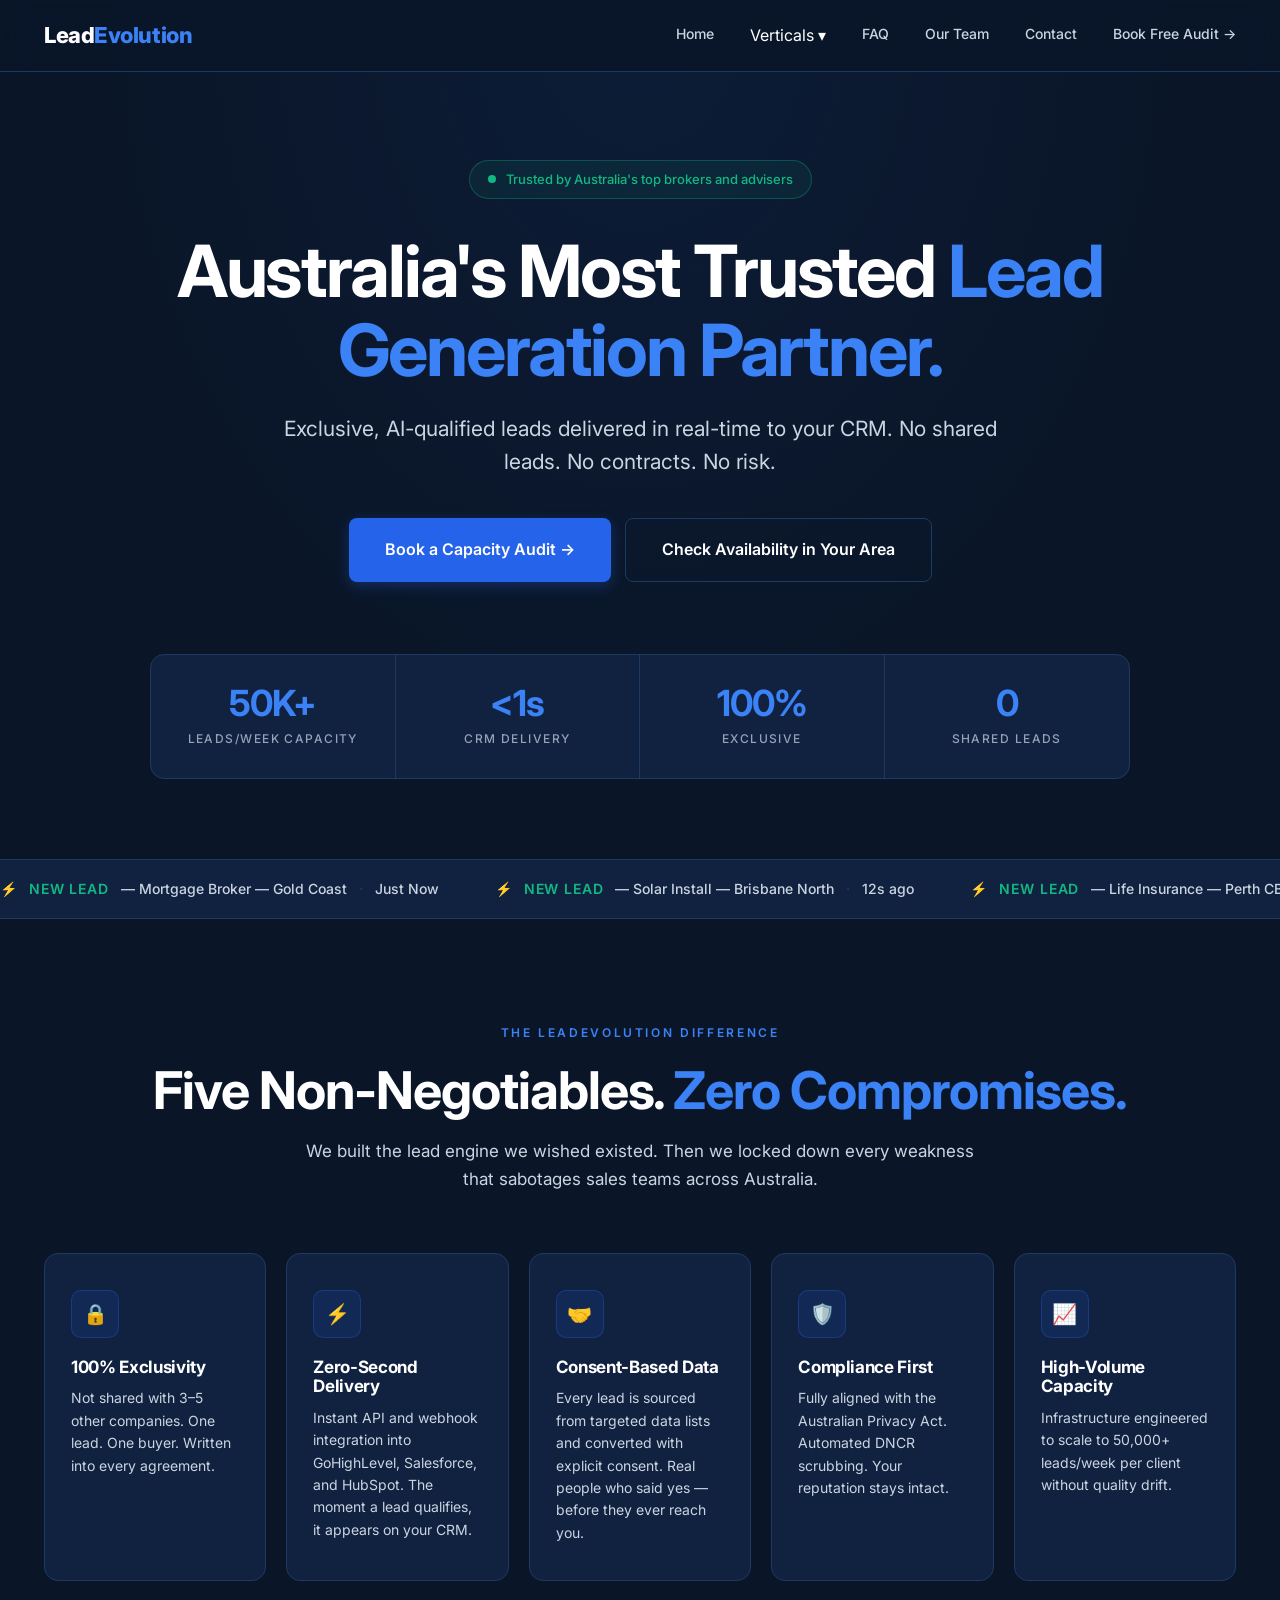
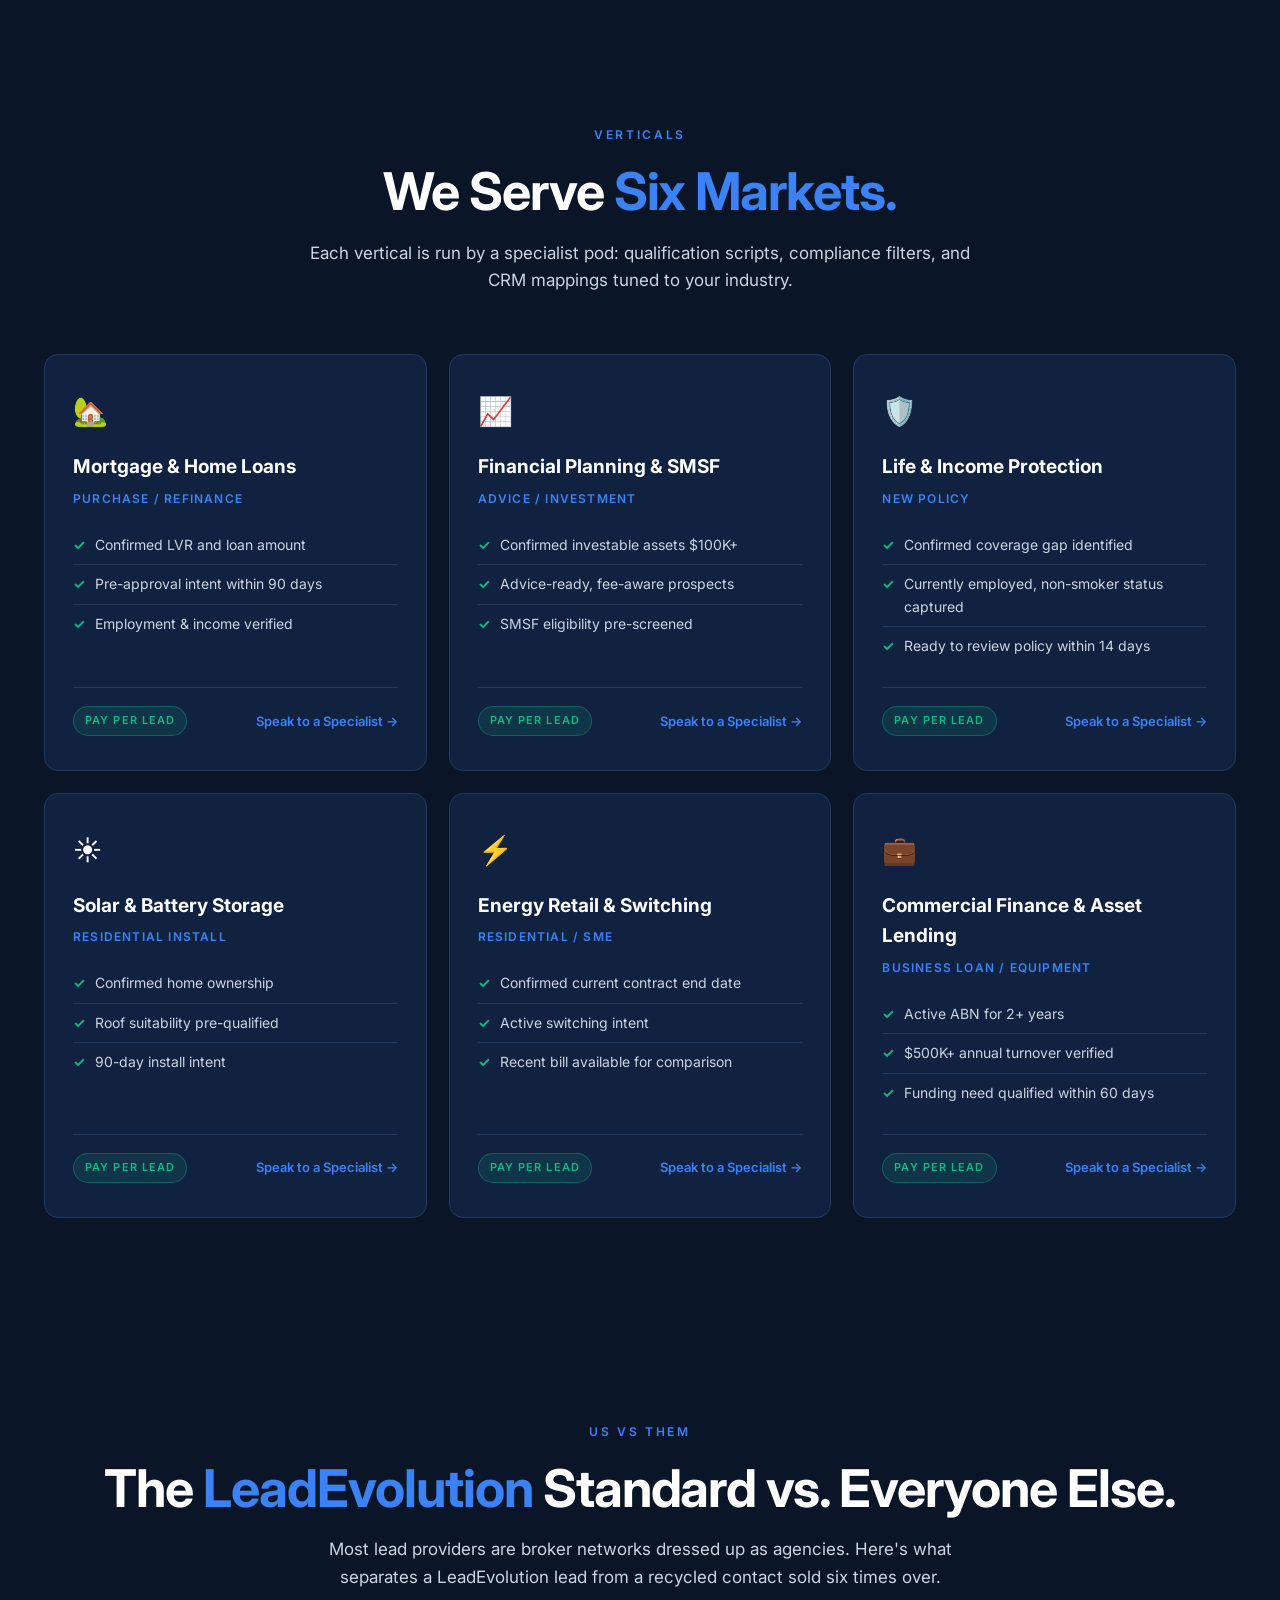
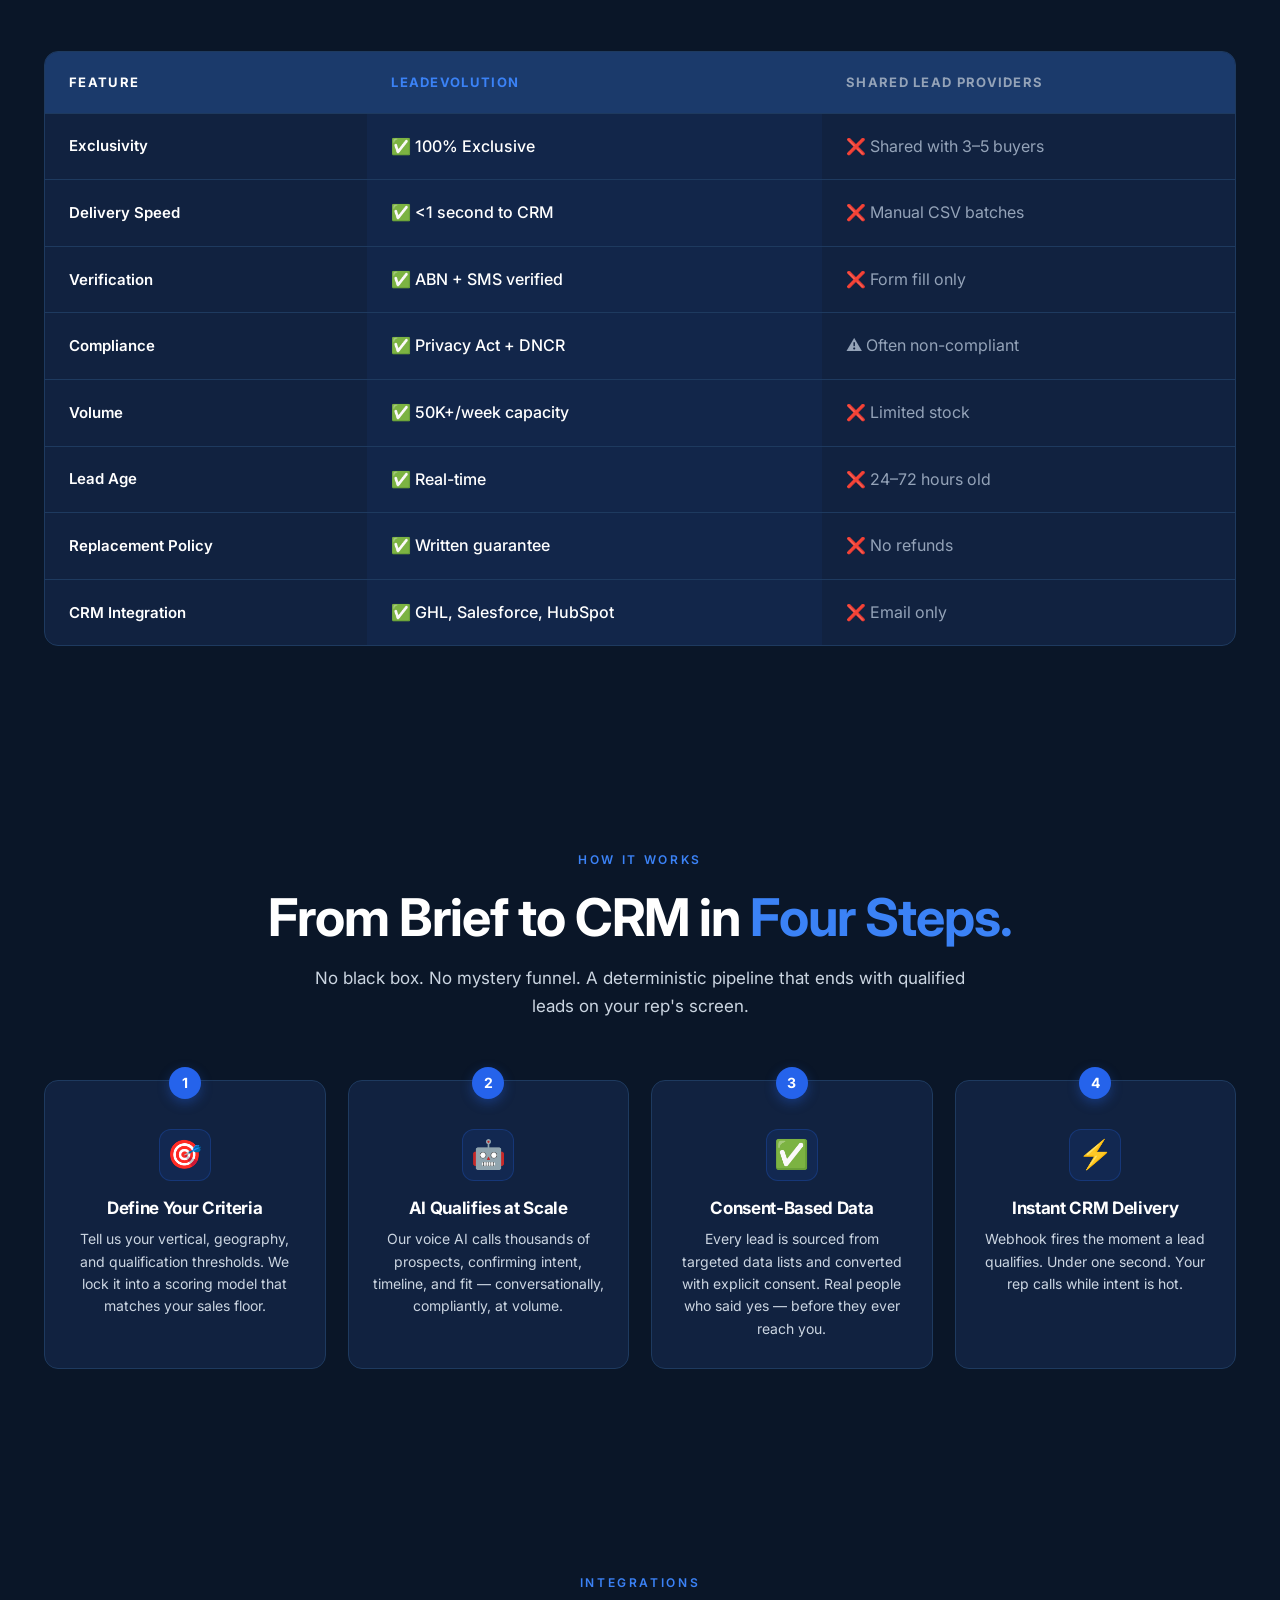
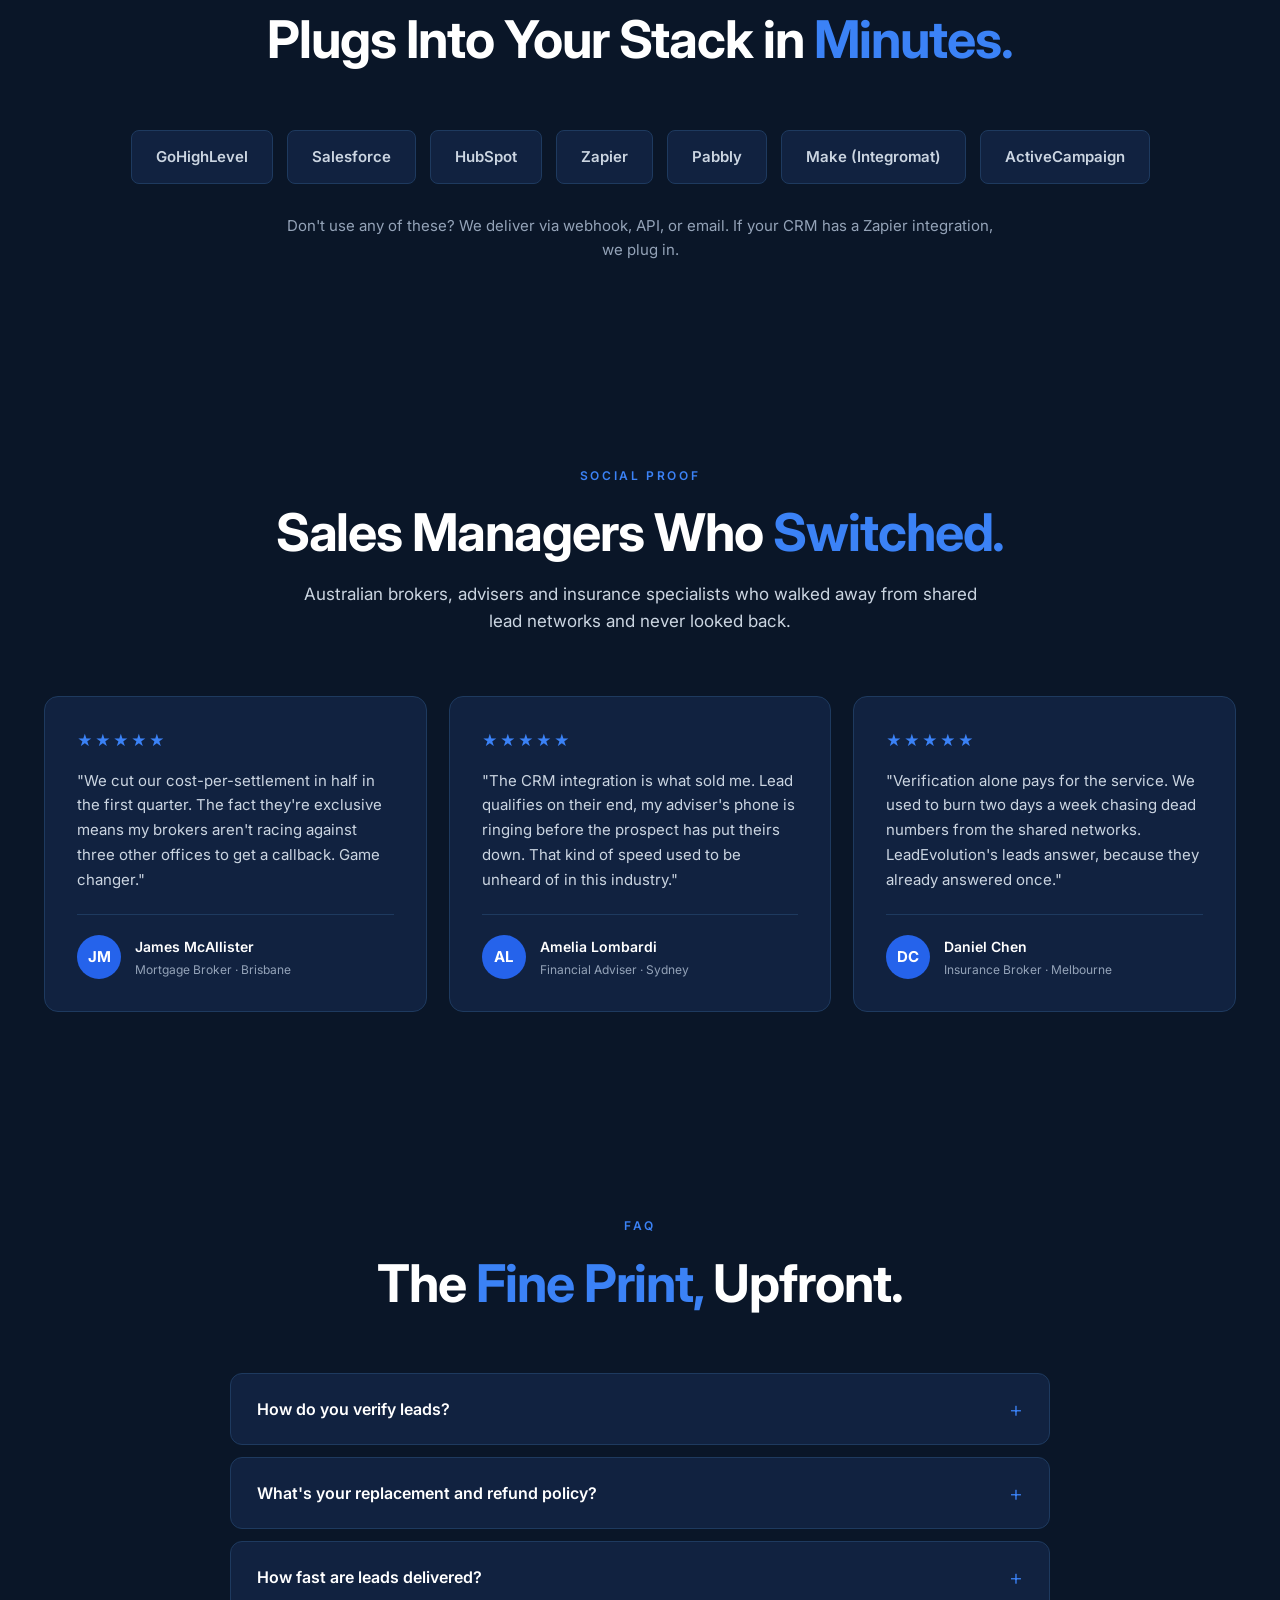
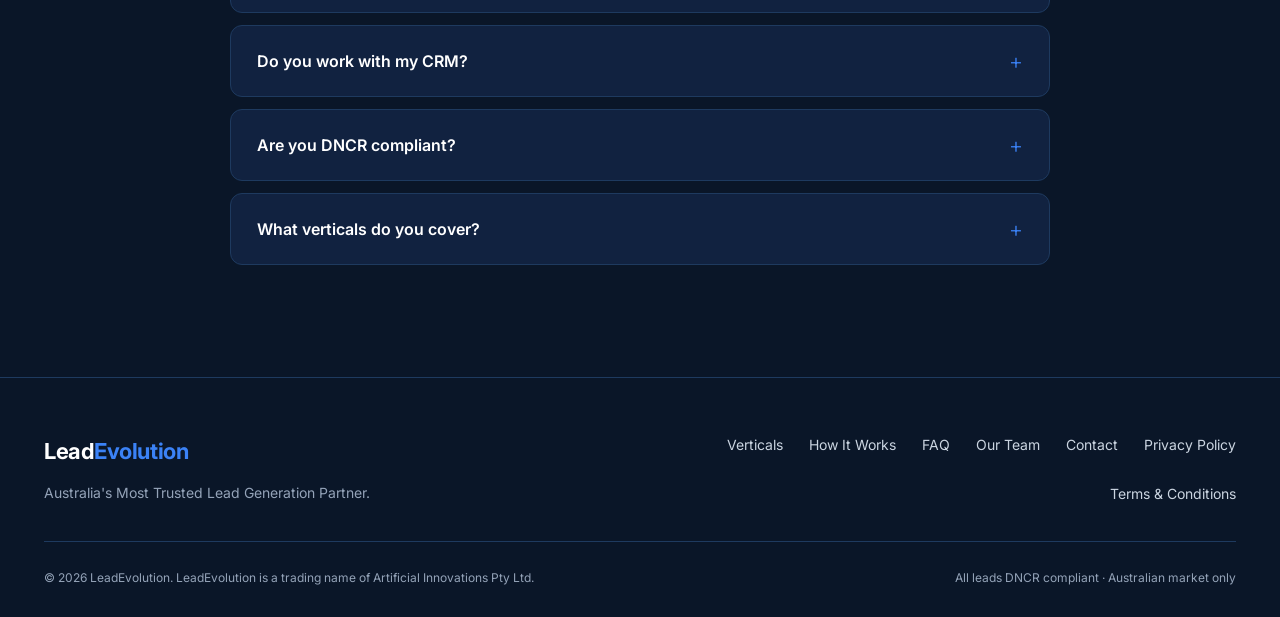
<file: index.html>
<!DOCTYPE html>
<html lang="en-AU">
<head>
<meta charset="UTF-8">
<meta name="viewport" content="width=device-width, initial-scale=1.0">
<title>LeadEvolution | Australia's Most Trusted Lead Generation Partner</title>
<meta name="description" content="LeadEvolution delivers exclusive, AI-qualified leads in real-time to your CRM. No shared leads. No contracts. No risk. Mortgage, finance, insurance, solar, energy & commercial lending.">
<link rel="preconnect" href="https://fonts.googleapis.com">
<link rel="preconnect" href="https://fonts.gstatic.com" crossorigin>
<link href="https://fonts.googleapis.com/css2?family=Inter:wght@400;500;600;700&display=swap" rel="stylesheet">
<style>
  /* =========================================================
     RESET + BASE
     ========================================================= */
  *,*::before,*::after{box-sizing:border-box;margin:0;padding:0}
  html{scroll-behavior:smooth;-webkit-text-size-adjust:100%}
  body{
    font-family:'Inter',-apple-system,BlinkMacSystemFont,Arial,sans-serif;
    background:#0A1628;
    color:#FFFFFF;
    line-height:1.6;
    overflow-x:hidden;
    font-weight:400;
    -webkit-font-smoothing:antialiased;
  }
  img{max-width:100%;display:block}
  a{color:inherit;text-decoration:none}
  button{font-family:inherit;border:none;cursor:pointer;background:none;color:inherit}
  ul{list-style:none}

  /* =========================================================
     LAYOUT
     ========================================================= */
  .wrap{max-width:1240px;margin:0 auto;padding:0 24px;position:relative;z-index:2}
  section{padding:100px 0;position:relative;z-index:2}
  .eyebrow{
    display:inline-block;font-size:12px;letter-spacing:.22em;text-transform:uppercase;
    color:#3B82F6;font-weight:600;margin-bottom:18px;
  }
  h1,h2,h3,h4{font-weight:700;letter-spacing:-.02em;line-height:1.15;color:#FFFFFF}
  h2{font-size:clamp(34px,5vw,52px);margin-bottom:18px}
  h3{font-size:22px}
  .lede{font-size:17px;color:#CBD5E1;max-width:680px;margin:0 auto 48px;text-align:center}
  .section-head{text-align:center;margin-bottom:60px}
  .section-head h2 span{color:#3B82F6}

  /* =========================================================
     NAV
     ========================================================= */
  nav{
    position:fixed;top:0;left:0;right:0;z-index:100;
    background:rgba(10,22,40,.85);
    backdrop-filter:blur(14px);
    -webkit-backdrop-filter:blur(14px);
    border-bottom:1px solid #1E3A5F;
  }
  .nav-inner{
    display:flex;align-items:center;justify-content:space-between;
    padding:18px 24px;max-width:1240px;margin:0 auto;
  }
  .logo{font-size:22px;font-weight:700;letter-spacing:-.02em;color:#FFFFFF}
  .logo span{color:#3B82F6}
  .nav-logo{font-size:22px;font-weight:800;letter-spacing:-.02em;color:#FFFFFF;text-decoration:none}
  .nav-logo span{color:#3B82F6}
  .nav-links{display:flex;gap:36px}
  .nav-links a{
    font-size:14px;color:#CBD5E1;font-weight:500;
    transition:color .2s;
  }
  .nav-links a:hover{color:#3B82F6}
  .btn{
    display:inline-flex;align-items:center;justify-content:center;gap:8px;
    padding:14px 26px;border-radius:8px;font-weight:600;font-size:14px;
    transition:all .2s ease;cursor:pointer;white-space:nowrap;
  }
  .btn-primary{
    background:#2563EB;
    color:#FFFFFF;
    box-shadow:0 4px 14px rgba(37,99,235,.3);
  }
  .btn-primary:hover{
    background:#1D4ED8;
    transform:translateY(-1px);
    box-shadow:0 8px 20px rgba(37,99,235,.4);
  }
  .btn-ghost{
    background:transparent;
    color:#FFFFFF;
    border:1px solid #1E3A5F;
  }
  .btn-ghost:hover{
    border-color:#3B82F6;
    color:#3B82F6;
  }
  .btn-lg{padding:18px 36px;font-size:16px}
  .nav-toggle{display:none;width:28px;height:22px;position:relative}
  .nav-toggle span{
    position:absolute;left:0;right:0;height:2px;background:#FFFFFF;
    transition:all .25s ease;
  }
  .nav-toggle span:nth-child(1){top:0}
  .nav-toggle span:nth-child(2){top:50%;transform:translateY(-50%)}
  .nav-toggle span:nth-child(3){bottom:0}

  /* =========================================================
     HERO
     ========================================================= */
  .hero{
    padding:160px 0 80px;text-align:center;position:relative;
    background:
      radial-gradient(ellipse at top,rgba(37,99,235,.08) 0%,transparent 60%),
      linear-gradient(180deg,#0A1628 0%,#0A1628 100%);
  }
  .trust-badge{
    display:inline-flex;align-items:center;gap:10px;
    background:rgba(16,185,129,.08);
    border:1px solid rgba(16,185,129,.3);
    padding:8px 18px;border-radius:100px;
    font-size:13px;font-weight:500;color:#10B981;
    margin-bottom:32px;
  }
  .live-dot{
    width:8px;height:8px;border-radius:50%;background:#10B981;
    box-shadow:0 0 0 0 rgba(16,185,129,.6);
    animation:livePulse 1.8s ease-out infinite;
  }
  @keyframes livePulse{
    0%{box-shadow:0 0 0 0 rgba(16,185,129,.7)}
    100%{box-shadow:0 0 0 14px rgba(16,185,129,0)}
  }
  .hero h1{
    font-size:clamp(40px,6vw,72px);
    font-weight:700;letter-spacing:-.03em;line-height:1.1;
    margin-bottom:24px;color:#FFFFFF;
  }
  .hero h1 em{
    font-style:normal;color:#3B82F6;
  }
  .hero-sub{
    font-size:clamp(17px,2.2vw,21px);
    color:#CBD5E1;font-weight:400;max-width:720px;margin:0 auto 40px;
    line-height:1.55;
  }
  .hero-ctas{
    display:flex;gap:14px;justify-content:center;flex-wrap:wrap;
    margin-bottom:72px;
  }
  .hero-stats{
    display:grid;grid-template-columns:repeat(4,1fr);gap:0;
    max-width:980px;margin:0 auto;
    border:1px solid #1E3A5F;border-radius:14px;
    background:#112240;
    overflow:hidden;
  }
  .stat{
    padding:30px 20px;text-align:center;
    border-right:1px solid #1E3A5F;
  }
  .stat:last-child{border-right:none}
  .stat-num{
    font-size:36px;font-weight:700;color:#3B82F6;
    letter-spacing:-.03em;line-height:1;margin-bottom:8px;
  }
  .stat-lbl{
    font-size:12px;color:#94A3B8;text-transform:uppercase;
    letter-spacing:.12em;font-weight:500;
  }

  /* =========================================================
     LIVE TICKER
     ========================================================= */
  .ticker{
    padding:18px 0;
    background:#112240;
    border-top:1px solid #1E3A5F;
    border-bottom:1px solid #1E3A5F;
    overflow:hidden;position:relative;z-index:3;
  }
  .ticker-track{
    display:flex;gap:56px;white-space:nowrap;
    animation:scroll 55s linear infinite;
    width:max-content;
  }
  .ticker-item{
    display:inline-flex;align-items:center;gap:12px;
    font-size:14px;color:#CBD5E1;font-weight:500;
  }
  .ticker-item .new{
    color:#10B981;font-weight:600;letter-spacing:.06em;
  }
  .ticker-item .bolt{color:#3B82F6}
  .ticker-item .sep{color:#1B3A6B}
  @keyframes scroll{
    from{transform:translateX(0)}
    to{transform:translateX(-50%)}
  }

  /* =========================================================
     PILLARS
     ========================================================= */
  .pillars{
    display:grid;grid-template-columns:repeat(5,1fr);gap:20px;
  }
  .pillar{
    background:#112240;border:1px solid #1E3A5F;border-radius:14px;
    padding:36px 26px;position:relative;overflow:hidden;
    transition:all .3s ease;
  }
  .pillar:hover{
    border-color:#2563EB;transform:translateY(-4px);
    box-shadow:0 16px 40px rgba(37,99,235,.12);
  }
  .pillar-icon{
    width:48px;height:48px;border-radius:10px;
    background:rgba(37,99,235,.12);
    border:1px solid rgba(37,99,235,.3);
    display:flex;align-items:center;justify-content:center;
    font-size:20px;margin-bottom:20px;color:#3B82F6;
  }
  .pillar h3{
    font-size:17px;margin-bottom:10px;color:#FFFFFF;
  }
  .pillar p{
    font-size:14px;color:#CBD5E1;line-height:1.6;
  }

  /* =========================================================
     VERTICALS
     ========================================================= */
  .verticals{
    display:grid;grid-template-columns:repeat(3,1fr);gap:22px;
  }
  .vertical-card{
    background:#112240;
    border:1px solid #1E3A5F;border-radius:14px;
    padding:34px 28px;position:relative;
    transition:all .25s ease;
    display:flex;flex-direction:column;
  }
  .vertical-card:hover{
    border-color:#2563EB;
    transform:translateY(-4px);
    box-shadow:0 20px 50px rgba(37,99,235,.12);
  }
  .vert-icon{
    font-size:28px;margin-bottom:18px;
  }
  .vert-name{
    font-size:19px;font-weight:700;color:#FFFFFF;margin-bottom:6px;
  }
  .vert-type{
    font-size:12px;color:#3B82F6;font-weight:600;
    text-transform:uppercase;letter-spacing:.1em;margin-bottom:18px;
  }
  .vert-quals{
    list-style:none;margin-bottom:22px;flex-grow:1;
  }
  .vert-quals li{
    font-size:14px;color:#CBD5E1;padding:8px 0 8px 22px;position:relative;
    border-bottom:1px solid #1E3A5F;
  }
  .vert-quals li:last-child{border-bottom:none}
  .vert-quals li::before{
    content:"✓";position:absolute;left:0;color:#10B981;font-weight:700;
  }
  .vert-footer{
    display:flex;align-items:center;justify-content:space-between;gap:8px;
    padding-top:18px;border-top:1px solid #1E3A5F;flex-wrap:wrap;
  }
  .vert-badge{
    font-size:11px;letter-spacing:.1em;text-transform:uppercase;
    padding:5px 11px;border-radius:100px;font-weight:600;
  }
  .badge-ppl{background:rgba(16,185,129,.12);color:#10B981;border:1px solid rgba(16,185,129,.35)}
  .vert-cta{
    font-size:13px;color:#3B82F6;font-weight:600;
    transition:transform .2s;
  }
  .vertical-card:hover .vert-cta{transform:translateX(4px)}

  /* =========================================================
     COMPARISON TABLE
     ========================================================= */
  .compare-wrap{
    background:#112240;border:1px solid #1E3A5F;border-radius:14px;overflow:hidden;
  }
  .compare-table{width:100%;border-collapse:collapse}
  .compare-table th,.compare-table td{
    padding:20px 24px;text-align:left;border-bottom:1px solid #1E3A5F;
  }
  .compare-table th{
    background:#1B3A6B;font-size:13px;letter-spacing:.1em;
    text-transform:uppercase;font-weight:700;color:#FFFFFF;
  }
  .compare-table th:nth-child(2){color:#3B82F6}
  .compare-table th:nth-child(3){color:#94A3B8}
  .compare-table td:first-child{
    font-weight:600;color:#FFFFFF;font-size:15px;
  }
  .compare-table tbody tr:last-child td{border-bottom:none}
  .compare-table td:nth-child(2){
    color:#FFFFFF;font-weight:500;
    background:rgba(37,99,235,.06);
  }
  .compare-table td:nth-child(3){
    color:#94A3B8;font-weight:400;
  }
  .compare-table tbody tr:hover td:nth-child(2){background:rgba(37,99,235,.12)}

  /* =========================================================
     STEPS
     ========================================================= */
  .steps{
    display:grid;grid-template-columns:repeat(4,1fr);gap:22px;
    position:relative;
  }
  .step{
    background:#112240;border:1px solid #1E3A5F;border-radius:14px;
    padding:36px 24px 28px;text-align:center;position:relative;
  }
  .step-num{
    position:absolute;top:-14px;left:50%;transform:translateX(-50%);
    background:#2563EB;
    color:#FFFFFF;font-weight:700;font-size:14px;
    width:32px;height:32px;border-radius:50%;
    display:flex;align-items:center;justify-content:center;
    box-shadow:0 4px 12px rgba(37,99,235,.35);
  }
  .step-icon{
    font-size:28px;margin:12px 0 18px;color:#3B82F6;
    width:52px;height:52px;border-radius:12px;
    background:rgba(37,99,235,.1);border:1px solid rgba(37,99,235,.25);
    display:inline-flex;align-items:center;justify-content:center;
  }
  .step h3{font-size:17px;margin-bottom:10px;color:#FFFFFF}
  .step p{font-size:14px;color:#CBD5E1;line-height:1.6}

  /* =========================================================
     INTEGRATIONS
     ========================================================= */
  .integrations{
    display:flex;flex-wrap:wrap;gap:14px;justify-content:center;
    margin-bottom:24px;
  }
  .int-badge{
    background:#112240;border:1px solid #1E3A5F;
    padding:14px 24px;border-radius:8px;
    font-weight:600;font-size:15px;color:#CBD5E1;
    transition:all .2s;
  }
  .int-badge:hover{
    border-color:#2563EB;color:#3B82F6;transform:translateY(-2px);
  }
  .int-subtitle{
    text-align:center;font-size:15px;color:#94A3B8;
    max-width:720px;margin:30px auto 0;
  }

  /* =========================================================
     TESTIMONIALS
     ========================================================= */
  .testimonials{
    display:grid;grid-template-columns:repeat(3,1fr);gap:22px;
  }
  .testimonial{
    background:#112240;
    border:1px solid #1E3A5F;border-radius:14px;padding:32px;
    position:relative;
  }
  .stars{color:#3B82F6;margin-bottom:16px;letter-spacing:2px;font-size:15px}
  .testimonial p{
    font-size:15px;color:#CBD5E1;line-height:1.65;margin-bottom:22px;
  }
  .t-author{
    display:flex;align-items:center;gap:14px;padding-top:20px;
    border-top:1px solid #1E3A5F;
  }
  .t-avatar{
    width:44px;height:44px;border-radius:50%;
    background:#2563EB;
    color:#FFFFFF;font-weight:700;display:flex;align-items:center;justify-content:center;
    font-size:15px;
  }
  .t-name{font-weight:600;font-size:14px;color:#FFFFFF}
  .t-role{font-size:12px;color:#94A3B8;margin-top:2px}

  /* =========================================================
     FAQ
     ========================================================= */
  .faq-list{max-width:820px;margin:0 auto}
  .faq-item{
    background:#112240;border:1px solid #1E3A5F;border-radius:12px;
    margin-bottom:12px;overflow:hidden;transition:border-color .2s;
  }
  .faq-item.open{border-color:#2563EB}
  .faq-q{
    padding:22px 26px;display:flex;justify-content:space-between;align-items:center;
    cursor:pointer;font-size:16px;font-weight:600;color:#FFFFFF;
    width:100%;text-align:left;
  }
  .faq-icon{
    font-size:22px;color:#3B82F6;transition:transform .25s;
    font-weight:300;
  }
  .faq-item.open .faq-icon{transform:rotate(45deg)}
  .faq-a{
    max-height:0;overflow:hidden;transition:max-height .3s ease;
  }
  .faq-a-inner{
    padding:0 26px 22px;font-size:15px;color:#CBD5E1;line-height:1.7;
  }
  .faq-item.open .faq-a{max-height:320px}

  /* =========================================================
     FOOTER
     ========================================================= */
  footer{
    background:#0A1628;border-top:1px solid #1E3A5F;
    padding:56px 0 30px;position:relative;z-index:2;
  }
  .footer-inner{
    max-width:1240px;margin:0 auto;padding:0 24px;
  }
  .footer-top{
    display:grid;grid-template-columns:1.5fr 2fr;gap:60px;
    padding-bottom:36px;border-bottom:1px solid #1E3A5F;margin-bottom:26px;
  }
  .footer-tagline{
    font-size:14px;color:#94A3B8;margin-top:12px;max-width:340px;line-height:1.6;
  }
  .footer-links{
    display:flex;flex-wrap:wrap;gap:26px;justify-content:flex-end;
  }
  .footer-links a{
    font-size:14px;color:#CBD5E1;transition:color .2s;
  }
  .footer-links a:hover{color:#3B82F6}
  .footer-bottom{
    display:flex;justify-content:space-between;gap:20px;flex-wrap:wrap;
    font-size:12px;color:#94A3B8;
  }

  /* =========================================================
     RESPONSIVE
     ========================================================= */
  @media (max-width:1024px){
    .pillars{grid-template-columns:repeat(3,1fr)}
    .verticals{grid-template-columns:repeat(2,1fr)}
    .testimonials{grid-template-columns:1fr;max-width:640px;margin:0 auto}
    .steps{grid-template-columns:repeat(2,1fr)}
  }
  @media (max-width:768px){
    section{padding:72px 0}
    h2{font-size:32px}
    .nav-links{
      display:none;position:fixed;top:72px;left:0;right:0;
      background:#0d1f3c;
      border-bottom:1px solid #1E3A5F;
      flex-direction:column;gap:0;
      z-index:99;
      padding:8px 0 16px;
      box-shadow:0 20px 40px rgba(0,0,0,0.4);
    }
    .nav-links.open{display:flex}
    .nav-links li{width:100%;text-align:left}
    .nav-links li a{
      display:block;padding:13px 24px;
      font-size:15px;font-weight:500;color:#CBD5E1;
      border:none!important;border-bottom:none!important;
      text-decoration:none;transition:color .2s;
    }
    .nav-links li a:hover{color:#3B82F6;background:rgba(255,255,255,0.04)}
    .nav-toggle{display:block;z-index:200;position:relative}
    nav .btn-primary{display:none}
    /* Dropdown inside mobile — show inline */
    .nav-links.open .dropdown-menu{
      display:block!important;position:static!important;
      background:transparent!important;border:none!important;
      box-shadow:none!important;padding:0!important;min-width:unset!important;
    }
    .nav-links.open .dropdown-menu a{
      padding:10px 24px 10px 36px!important;font-size:14px!important;color:#94A3B8!important;
    }
    .nav-links.open .dropdown-menu a:hover{color:#3B82F6!important}
    .hero{padding:130px 0 60px}
    .hero-stats{grid-template-columns:repeat(2,1fr)}
    .stat{border-right:none;border-bottom:1px solid #1E3A5F}
    .stat:nth-child(2){border-right:none}
    .stat:nth-child(3),.stat:nth-child(4){border-bottom:none}
    .stat:nth-child(1),.stat:nth-child(3){border-right:1px solid #1E3A5F}
    .pillars{grid-template-columns:1fr}
    .verticals{grid-template-columns:1fr}
    .compare-table th,.compare-table td{padding:14px 12px;font-size:13px}
    .compare-table th:first-child,.compare-table td:first-child{font-size:13px}
    .steps{grid-template-columns:1fr}
    .footer-top{grid-template-columns:1fr;gap:30px}
    .footer-links{justify-content:flex-start}
    .hero-ctas{flex-direction:column;align-items:stretch;max-width:320px;margin:0 auto 60px}
  }

  /* =========================================================
     DROPDOWN NAV (added for multi-page)
     ========================================================= */
  .nav-dropdown{position:relative}
  .nav-dropdown>a{cursor:pointer}
  /* Remove any inherited border-bottom from nav items */
  .nav-links li a{border-bottom:none!important}
  .dropdown-menu{
    display:none;position:absolute;top:calc(100% + 8px);left:0;
    background:#0d1f3c;border:1px solid #1E3A5F;border-radius:10px;
    padding:8px;min-width:240px;box-shadow:0 20px 40px rgba(0,0,0,.5);
    z-index:200;
  }
  .nav-dropdown:hover .dropdown-menu{display:block}
  .dropdown-menu a{
    display:block;padding:10px 14px;font-size:14px;color:#CBD5E1;
    border-radius:7px;transition:all .2s;white-space:nowrap;
  }
  .dropdown-menu a:hover{color:#3B82F6;background:rgba(37,99,235,.08)}
  .dd-chevron{font-size:10px;margin-left:4px;opacity:.6}

  /* =========================================================
     MOBILE NAV (hamburger + mobile-menu)
     ========================================================= */
  .hamburger{display:none;flex-direction:column;gap:5px;cursor:pointer;padding:8px;background:none;border:none}
  .hamburger span{width:22px;height:2px;background:white;border-radius:2px;display:block;transition:all 0.3s}
  .mobile-menu{display:none;position:fixed;top:68px;left:0;right:0;background:#0d1f3c;border-bottom:1px solid #1E3A5F;padding:16px;z-index:999;box-shadow:0 20px 40px rgba(0,0,0,0.5)}
  .mobile-menu.open{display:block}
  .mobile-link{display:block;padding:12px 16px;font-size:15px;color:#CBD5E1;border-radius:8px;transition:all 0.2s;text-decoration:none}
  .mobile-link:hover{color:white;background:rgba(255,255,255,0.05)}
  .mobile-cta{display:block;margin:12px 0 0;background:#2563EB;color:white;text-align:center;padding:13px;border-radius:8px;font-weight:700;text-decoration:none}
  @media(max-width:768px){
    .hamburger{display:flex}
    .nav-links{display:none!important}
    nav .btn-primary{display:none}
  }
</style>
</head>
<body>

<!-- ============ NAV ============ -->
<nav>
  <div class="nav-inner">
    <a href="index.html" class="nav-logo">Lead<span>Evolution</span></a>
    <div class="nav-links" id="navLinks">
      <a href="index.html" class="nav-link">Home</a>
      <div class="dropdown"><span class="nav-link">Verticals ▾</span><div class="dropdown-menu"><a href="verticals/mortgage-broker-leads.html" class="dropdown-item">🏠 Mortgage Broker Leads</a><a href="verticals/financial-planning-leads.html" class="dropdown-item">📊 Financial Planning Leads</a><a href="verticals/solar-leads.html" class="dropdown-item">☀️ Solar Leads</a><a href="verticals/insurance-leads.html" class="dropdown-item">🛡️ Insurance Broker Leads</a><a href="verticals/energy-leads.html" class="dropdown-item">⚡ Energy Broker Leads</a><a href="verticals/commercial-finance-leads.html" class="dropdown-item">🏢 Commercial Finance Leads</a></div></div>
      <a href="faq.html" class="nav-link">FAQ</a>
      <a href="team.html" class="nav-link">Our Team</a>
      <a href="contact.html" class="nav-link">Contact</a>
      <a href="https://calendly.com/jordan-leadevolution/30min" target="_blank" class="nav-link nav-cta">Book Free Audit →</a>
    </div>
    <div class="hamburger" id="hamburger"><span></span><span></span><span></span></div>
  </div>
</nav>
<div class="mobile-menu" id="mobile-menu">
  <a href="index.html" class="mobile-link">Home</a>
  <a href="verticals/mortgage-broker-leads.html" class="mobile-link">🏠 Mortgage Broker Leads</a>
  <a href="verticals/financial-planning-leads.html" class="mobile-link">📊 Financial Planning Leads</a>
  <a href="verticals/solar-leads.html" class="mobile-link">☀️ Solar Leads</a>
  <a href="verticals/insurance-leads.html" class="mobile-link">🛡️ Insurance Broker Leads</a>
  <a href="verticals/energy-leads.html" class="mobile-link">⚡ Energy Broker Leads</a>
  <a href="verticals/commercial-finance-leads.html" class="mobile-link">🏢 Commercial Finance Leads</a>
  <a href="faq.html" class="mobile-link">FAQ</a>
  <a href="team.html" class="mobile-link">Our Team</a>
  <a href="contact.html" class="mobile-link">Contact</a>
  <a href="https://calendly.com/jordan-leadevolution/30min" target="_blank" class="mobile-cta">Book Free Audit →</a>
</div>

<!-- ============ HERO ============ -->
<header class="hero">
  <div class="wrap">
    <div class="trust-badge">
      <span class="live-dot"></span>
      Trusted by Australia's top brokers and advisers
    </div>
    <h1>Australia's Most Trusted <em>Lead Generation Partner.</em></h1>
    <p class="hero-sub">Exclusive, AI-qualified leads delivered in real-time to your CRM. No shared leads. No contracts. No risk.</p>
    <div class="hero-ctas">
      <a href="https://calendly.com/jordan-leadevolution/30min" class="btn btn-primary btn-lg">Book a Capacity Audit →</a>
      <a href="#verticals" class="btn btn-ghost btn-lg">Check Availability in Your Area</a>
    </div>
    <div class="hero-stats">
      <div class="stat"><div class="stat-num">50K+</div><div class="stat-lbl">Leads/Week Capacity</div></div>
      <div class="stat"><div class="stat-num">&lt;1s</div><div class="stat-lbl">CRM Delivery</div></div>
      <div class="stat"><div class="stat-num">100%</div><div class="stat-lbl">Exclusive</div></div>
      <div class="stat"><div class="stat-num">0</div><div class="stat-lbl">Shared Leads</div></div>
    </div>
  </div>
</header>

<!-- ============ LIVE TICKER ============ -->
<div class="ticker" aria-hidden="true">
  <div class="ticker-track" id="tickerTrack">
    <span class="ticker-item"><span class="bolt">⚡</span> <span class="new">NEW LEAD</span> — Mortgage Broker — Gold Coast <span class="sep">·</span> Just Now</span>
    <span class="ticker-item"><span class="bolt">⚡</span> <span class="new">NEW LEAD</span> — Solar Install — Brisbane North <span class="sep">·</span> 12s ago</span>
    <span class="ticker-item"><span class="bolt">⚡</span> <span class="new">NEW LEAD</span> — Life Insurance — Perth CBD <span class="sep">·</span> 38s ago</span>
    <span class="ticker-item"><span class="bolt">⚡</span> <span class="new">NEW LEAD</span> — SMSF Advice — Sydney East <span class="sep">·</span> 1m ago</span>
    <span class="ticker-item"><span class="bolt">⚡</span> <span class="new">NEW LEAD</span> — Commercial Finance — Melbourne <span class="sep">·</span> 1m ago</span>
    <span class="ticker-item"><span class="bolt">⚡</span> <span class="new">NEW LEAD</span> — Energy Switching — Adelaide Hills <span class="sep">·</span> 2m ago</span>
    <span class="ticker-item"><span class="bolt">⚡</span> <span class="new">NEW LEAD</span> — Home Loan Refi — Newcastle <span class="sep">·</span> 2m ago</span>
    <span class="ticker-item"><span class="bolt">⚡</span> <span class="new">NEW LEAD</span> — Battery Storage — Geelong <span class="sep">·</span> 3m ago</span>
    <span class="ticker-item"><span class="bolt">⚡</span> <span class="new">NEW LEAD</span> — Income Protection — Canberra <span class="sep">·</span> 3m ago</span>
    <span class="ticker-item"><span class="bolt">⚡</span> <span class="new">NEW LEAD</span> — Equipment Finance — Wollongong <span class="sep">·</span> 4m ago</span>
    <span class="ticker-item"><span class="bolt">⚡</span> <span class="new">NEW LEAD</span> — Financial Planning — Hobart <span class="sep">·</span> 4m ago</span>
    <span class="ticker-item"><span class="bolt">⚡</span> <span class="new">NEW LEAD</span> — Mortgage Purchase — Darwin <span class="sep">·</span> 5m ago</span>
  </div>
</div>

<!-- ============ PILLARS ============ -->
<section id="difference">
  <div class="wrap">
    <div class="section-head">
      <span class="eyebrow">The LeadEvolution Difference</span>
      <h2>Five Non-Negotiables. <span>Zero Compromises.</span></h2>
      <p class="lede">We built the lead engine we wished existed. Then we locked down every weakness that sabotages sales teams across Australia.</p>
    </div>
    <div class="pillars">
      <div class="pillar">
        <div class="pillar-icon">🔒</div>
        <h3>100% Exclusivity</h3>
        <p>Not shared with 3–5 other companies. One lead. One buyer. Written into every agreement.</p>
      </div>
      <div class="pillar">
        <div class="pillar-icon">⚡</div>
        <h3>Zero-Second Delivery</h3>
        <p>Instant API and webhook integration into GoHighLevel, Salesforce, and HubSpot. The moment a lead qualifies, it appears on your CRM.</p>
      </div>
      <div class="pillar">
        <div class="pillar-icon">🤝</div>
        <h3>Consent-Based Data</h3>
        <p>Every lead is sourced from targeted data lists and converted with explicit consent. Real people who said yes — before they ever reach you.</p>
      </div>
      <div class="pillar">
        <div class="pillar-icon">🛡️</div>
        <h3>Compliance First</h3>
        <p>Fully aligned with the Australian Privacy Act. Automated DNCR scrubbing. Your reputation stays intact.</p>
      </div>
      <div class="pillar">
        <div class="pillar-icon">📈</div>
        <h3>High-Volume Capacity</h3>
        <p>Infrastructure engineered to scale to 50,000+ leads/week per client without quality drift.</p>
      </div>
    </div>
  </div>
</section>

<!-- ============ VERTICALS ============ -->
<section id="verticals" style="padding-top:40px">
  <div class="wrap">
    <div class="section-head">
      <span class="eyebrow">Verticals</span>
      <h2>We Serve <span>Six Markets.</span></h2>
      <p class="lede">Each vertical is run by a specialist pod: qualification scripts, compliance filters, and CRM mappings tuned to your industry.</p>
    </div>
    <div class="verticals">

      <div class="vertical-card">
        <div class="vert-icon">🏡</div>
        <div class="vert-name">Mortgage &amp; Home Loans</div>
        <div class="vert-type">Purchase / Refinance</div>
        <ul class="vert-quals">
          <li>Confirmed LVR and loan amount</li>
          <li>Pre-approval intent within 90 days</li>
          <li>Employment &amp; income verified</li>
        </ul>
        <div class="vert-footer">
          <span class="vert-badge badge-ppl">Pay Per Lead</span>
          <a href="https://calendly.com/jordan-leadevolution/30min" class="vert-cta">Speak to a Specialist →</a>
        </div>
      </div>

      <div class="vertical-card">
        <div class="vert-icon">📈</div>
        <div class="vert-name">Financial Planning &amp; SMSF</div>
        <div class="vert-type">Advice / Investment</div>
        <ul class="vert-quals">
          <li>Confirmed investable assets $100K+</li>
          <li>Advice-ready, fee-aware prospects</li>
          <li>SMSF eligibility pre-screened</li>
        </ul>
        <div class="vert-footer">
          <span class="vert-badge badge-ppl">Pay Per Lead</span>
          <a href="https://calendly.com/jordan-leadevolution/30min" class="vert-cta">Speak to a Specialist →</a>
        </div>
      </div>

      <div class="vertical-card">
        <div class="vert-icon">🛡️</div>
        <div class="vert-name">Life &amp; Income Protection</div>
        <div class="vert-type">New Policy</div>
        <ul class="vert-quals">
          <li>Confirmed coverage gap identified</li>
          <li>Currently employed, non-smoker status captured</li>
          <li>Ready to review policy within 14 days</li>
        </ul>
        <div class="vert-footer">
          <span class="vert-badge badge-ppl">Pay Per Lead</span>
          <a href="https://calendly.com/jordan-leadevolution/30min" class="vert-cta">Speak to a Specialist →</a>
        </div>
      </div>

      <div class="vertical-card">
        <div class="vert-icon">☀️</div>
        <div class="vert-name">Solar &amp; Battery Storage</div>
        <div class="vert-type">Residential Install</div>
        <ul class="vert-quals">
          <li>Confirmed home ownership</li>
          <li>Roof suitability pre-qualified</li>
          <li>90-day install intent</li>
        </ul>
        <div class="vert-footer">
          <span class="vert-badge badge-ppl">Pay Per Lead</span>
          <a href="https://calendly.com/jordan-leadevolution/30min" class="vert-cta">Speak to a Specialist →</a>
        </div>
      </div>

      <div class="vertical-card">
        <div class="vert-icon">⚡</div>
        <div class="vert-name">Energy Retail &amp; Switching</div>
        <div class="vert-type">Residential / SME</div>
        <ul class="vert-quals">
          <li>Confirmed current contract end date</li>
          <li>Active switching intent</li>
          <li>Recent bill available for comparison</li>
        </ul>
        <div class="vert-footer">
          <span class="vert-badge badge-ppl">Pay Per Lead</span>
          <a href="https://calendly.com/jordan-leadevolution/30min" class="vert-cta">Speak to a Specialist →</a>
        </div>
      </div>

      <div class="vertical-card">
        <div class="vert-icon">💼</div>
        <div class="vert-name">Commercial Finance &amp; Asset Lending</div>
        <div class="vert-type">Business Loan / Equipment</div>
        <ul class="vert-quals">
          <li>Active ABN for 2+ years</li>
          <li>$500K+ annual turnover verified</li>
          <li>Funding need qualified within 60 days</li>
        </ul>
        <div class="vert-footer">
          <span class="vert-badge badge-ppl">Pay Per Lead</span>
          <a href="https://calendly.com/jordan-leadevolution/30min" class="vert-cta">Speak to a Specialist →</a>
        </div>
      </div>

    </div>
  </div>
</section>

<!-- ============ COMPARISON ============ -->
<section id="compare">
  <div class="wrap">
    <div class="section-head">
      <span class="eyebrow">Us vs Them</span>
      <h2>The <span>LeadEvolution</span> Standard vs. Everyone Else.</h2>
      <p class="lede">Most lead providers are broker networks dressed up as agencies. Here's what separates a LeadEvolution lead from a recycled contact sold six times over.</p>
    </div>
    <div class="compare-wrap">
      <table class="compare-table">
        <thead>
          <tr>
            <th>Feature</th>
            <th>LeadEvolution</th>
            <th>Shared Lead Providers</th>
          </tr>
        </thead>
        <tbody>
          <tr><td>Exclusivity</td><td>✅ 100% Exclusive</td><td>❌ Shared with 3–5 buyers</td></tr>
          <tr><td>Delivery Speed</td><td>✅ &lt;1 second to CRM</td><td>❌ Manual CSV batches</td></tr>
          <tr><td>Verification</td><td>✅ ABN + SMS verified</td><td>❌ Form fill only</td></tr>
          <tr><td>Compliance</td><td>✅ Privacy Act + DNCR</td><td>⚠️ Often non-compliant</td></tr>
          <tr><td>Volume</td><td>✅ 50K+/week capacity</td><td>❌ Limited stock</td></tr>
          <tr><td>Lead Age</td><td>✅ Real-time</td><td>❌ 24–72 hours old</td></tr>
          <tr><td>Replacement Policy</td><td>✅ Written guarantee</td><td>❌ No refunds</td></tr>
          <tr><td>CRM Integration</td><td>✅ GHL, Salesforce, HubSpot</td><td>❌ Email only</td></tr>
        </tbody>
      </table>
    </div>
  </div>
</section>

<!-- ============ HOW IT WORKS ============ -->
<section id="how">
  <div class="wrap">
    <div class="section-head">
      <span class="eyebrow">How It Works</span>
      <h2>From Brief to CRM in <span>Four Steps.</span></h2>
      <p class="lede">No black box. No mystery funnel. A deterministic pipeline that ends with qualified leads on your rep's screen.</p>
    </div>
    <div class="steps">
      <div class="step">
        <div class="step-num">1</div>
        <div class="step-icon">🎯</div>
        <h3>Define Your Criteria</h3>
        <p>Tell us your vertical, geography, and qualification thresholds. We lock it into a scoring model that matches your sales floor.</p>
      </div>
      <div class="step">
        <div class="step-num">2</div>
        <div class="step-icon">🤖</div>
        <h3>AI Qualifies at Scale</h3>
        <p>Our voice AI calls thousands of prospects, confirming intent, timeline, and fit — conversationally, compliantly, at volume.</p>
      </div>
      <div class="step">
        <div class="step-num">3</div>
        <div class="step-icon">✅</div>
        <h3>Consent-Based Data</h3>
        <p>Every lead is sourced from targeted data lists and converted with explicit consent. Real people who said yes — before they ever reach you.</p>
      </div>
      <div class="step">
        <div class="step-num">4</div>
        <div class="step-icon">⚡</div>
        <h3>Instant CRM Delivery</h3>
        <p>Webhook fires the moment a lead qualifies. Under one second. Your rep calls while intent is hot.</p>
      </div>
    </div>
  </div>
</section>

<!-- ============ INTEGRATIONS ============ -->
<section id="integrations">
  <div class="wrap">
    <div class="section-head">
      <span class="eyebrow">Integrations</span>
      <h2>Plugs Into Your Stack in <span>Minutes.</span></h2>
    </div>
    <div class="integrations">
      <div class="int-badge">GoHighLevel</div>
      <div class="int-badge">Salesforce</div>
      <div class="int-badge">HubSpot</div>
      <div class="int-badge">Zapier</div>
      <div class="int-badge">Pabbly</div>
      <div class="int-badge">Make (Integromat)</div>
      <div class="int-badge">ActiveCampaign</div>
    </div>
    <p class="int-subtitle">Don't use any of these? We deliver via webhook, API, or email. If your CRM has a Zapier integration, we plug in.</p>
  </div>
</section>

<!-- ============ TESTIMONIALS ============ -->
<section id="proof">
  <div class="wrap">
    <div class="section-head">
      <span class="eyebrow">Social Proof</span>
      <h2>Sales Managers Who <span>Switched.</span></h2>
      <p class="lede">Australian brokers, advisers and insurance specialists who walked away from shared lead networks and never looked back.</p>
    </div>
    <div class="testimonials">

      <div class="testimonial">
        <div class="stars">★★★★★</div>
        <p>"We cut our cost-per-settlement in half in the first quarter. The fact they're exclusive means my brokers aren't racing against three other offices to get a callback. Game changer."</p>
        <div class="t-author">
          <div class="t-avatar">JM</div>
          <div>
            <div class="t-name">James McAllister</div>
            <div class="t-role">Mortgage Broker · Brisbane</div>
          </div>
        </div>
      </div>

      <div class="testimonial">
        <div class="stars">★★★★★</div>
        <p>"The CRM integration is what sold me. Lead qualifies on their end, my adviser's phone is ringing before the prospect has put theirs down. That kind of speed used to be unheard of in this industry."</p>
        <div class="t-author">
          <div class="t-avatar">AL</div>
          <div>
            <div class="t-name">Amelia Lombardi</div>
            <div class="t-role">Financial Adviser · Sydney</div>
          </div>
        </div>
      </div>

      <div class="testimonial">
        <div class="stars">★★★★★</div>
        <p>"Verification alone pays for the service. We used to burn two days a week chasing dead numbers from the shared networks. LeadEvolution's leads answer, because they already answered once."</p>
        <div class="t-author">
          <div class="t-avatar">DC</div>
          <div>
            <div class="t-name">Daniel Chen</div>
            <div class="t-role">Insurance Broker · Melbourne</div>
          </div>
        </div>
      </div>

    </div>
  </div>
</section>

<!-- ============ FAQ ============ -->
<section id="faq">
  <div class="wrap">
    <div class="section-head">
      <span class="eyebrow">FAQ</span>
      <h2>The <span>Fine Print,</span> Upfront.</h2>
    </div>
    <div class="faq-list">

      <div class="faq-item">
        <button class="faq-q">How do you verify leads?<span class="faq-icon">+</span></button>
        <div class="faq-a"><div class="faq-a-inner">Every lead is sourced from targeted data lists and converted with their explicit consent before delivery. We confirm intent and interest through a qualification process — so by the time a lead reaches you, they've already said yes to being contacted by a specialist in your field.</div></div>
      </div>

      <div class="faq-item">
        <button class="faq-q">What's your replacement and refund policy?<span class="faq-icon">+</span></button>
        <div class="faq-a"><div class="faq-a-inner">If a lead fails a qualification criterion we guaranteed in writing — wrong geography, invalid number, falsified intent — we replace it for free within 48 hours. That guarantee is part of every client agreement, not a goodwill gesture.</div></div>
      </div>

      <div class="faq-item">
        <button class="faq-q">How fast are leads delivered?<span class="faq-icon">+</span></button>
        <div class="faq-a"><div class="faq-a-inner">Under one second. The moment our qualification pipeline fires a pass signal, a webhook hits your CRM — GoHighLevel, Salesforce, HubSpot or a Zapier-connected endpoint. Your rep gets notified while the prospect is still on the phone with us.</div></div>
      </div>

      <div class="faq-item">
        <button class="faq-q">Do you work with my CRM?<span class="faq-icon">+</span></button>
        <div class="faq-a"><div class="faq-a-inner">We natively integrate with GoHighLevel, Salesforce, HubSpot, ActiveCampaign, Pabbly, Make and Zapier. If you run something custom, we deliver via webhook, REST API or structured email — whatever your stack prefers.</div></div>
      </div>

      <div class="faq-item">
        <button class="faq-q">Are you DNCR compliant?<span class="faq-icon">+</span></button>
        <div class="faq-a"><div class="faq-a-inner">Yes. Every outbound dial and SMS is scrubbed against the Do Not Call Register in real time, and our data handling is aligned with the Australian Privacy Act and APP guidelines. We document every compliance check so your business is never the one fielding a complaint.</div></div>
      </div>

      <div class="faq-item">
        <button class="faq-q">What verticals do you cover?<span class="faq-icon">+</span></button>
        <div class="faq-a"><div class="faq-a-inner">Mortgage &amp; home loans, financial planning &amp; SMSF, life &amp; income protection insurance, solar &amp; battery storage, energy retail &amp; switching, and commercial finance &amp; asset lending. Each vertical is run by a dedicated pod with its own qualification scripts and compliance filters.</div></div>
      </div>

    </div>
  </div>
</section>

<!-- ============ FOOTER ============ -->
<footer>
  <div class="footer-inner">
    <div class="footer-top">
      <div>
        <div class="logo">Lead<span>Evolution</span></div>
        <p class="footer-tagline">Australia's Most Trusted Lead Generation Partner.</p>
      </div>
      <div class="footer-links">
        <a href="#verticals">Verticals</a>
        <a href="#how">How It Works</a>
        <a href="faq.html">FAQ</a>
        <a href="team.html">Our Team</a>
        <a href="contact.html">Contact</a>
        <a href="privacy.html">Privacy Policy</a>
        <a href="terms.html">Terms &amp; Conditions</a>
      </div>
    </div>
    <div class="footer-bottom">
      <div>© 2026 LeadEvolution. LeadEvolution is a trading name of Artificial Innovations Pty Ltd.</div>
      <div>All leads DNCR compliant · Australian market only</div>
    </div>
  </div>
</footer>

<script src="main.js"></script>
<script>
  // ============ FAQ ACCORDION ============
  document.querySelectorAll('.faq-item').forEach(item => {
    const q = item.querySelector('.faq-q');
    q.addEventListener('click', () => {
      const wasOpen = item.classList.contains('open');
      document.querySelectorAll('.faq-item.open').forEach(o => o.classList.remove('open'));
      if (!wasOpen) item.classList.add('open');
    });
  });

  // ============ TICKER — DUPLICATE FOR SEAMLESS LOOP ============
  const track = document.getElementById('tickerTrack');
  track.innerHTML += track.innerHTML;
</script>

</body>
</html>
</file>
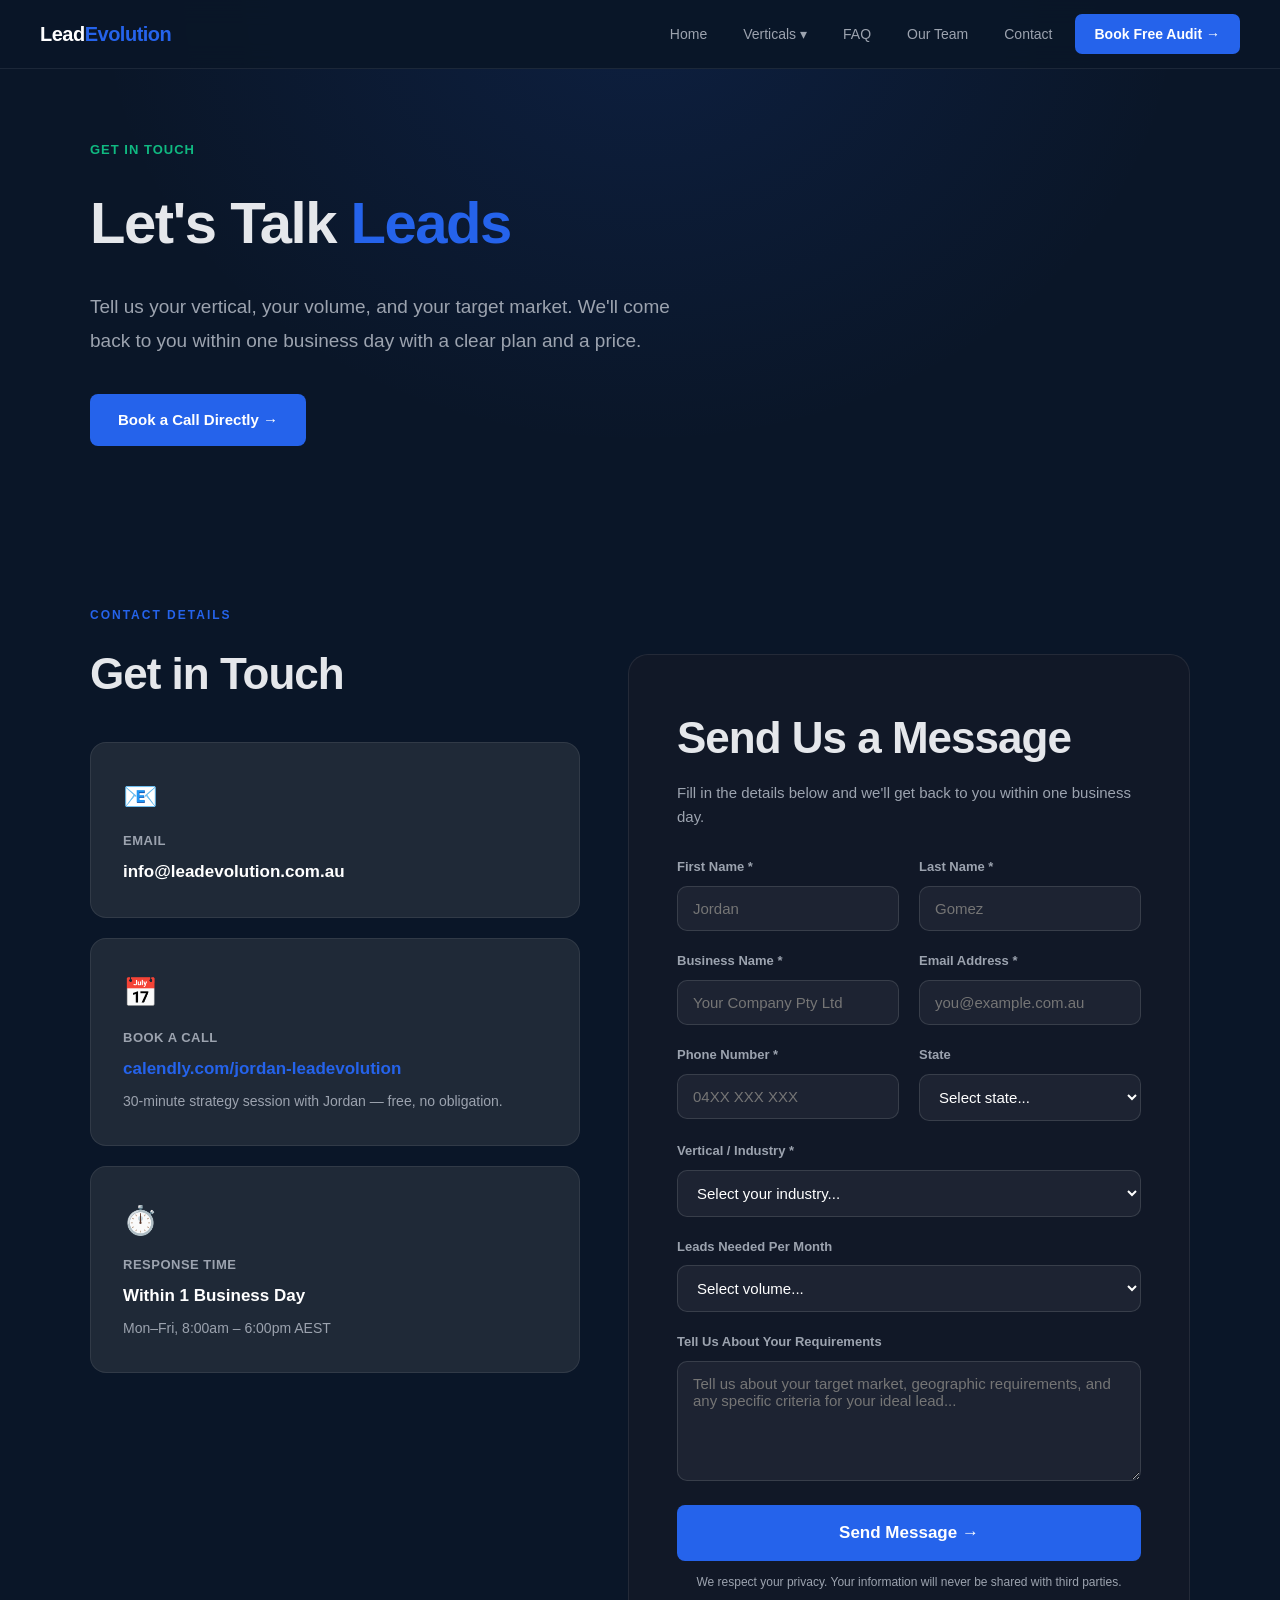
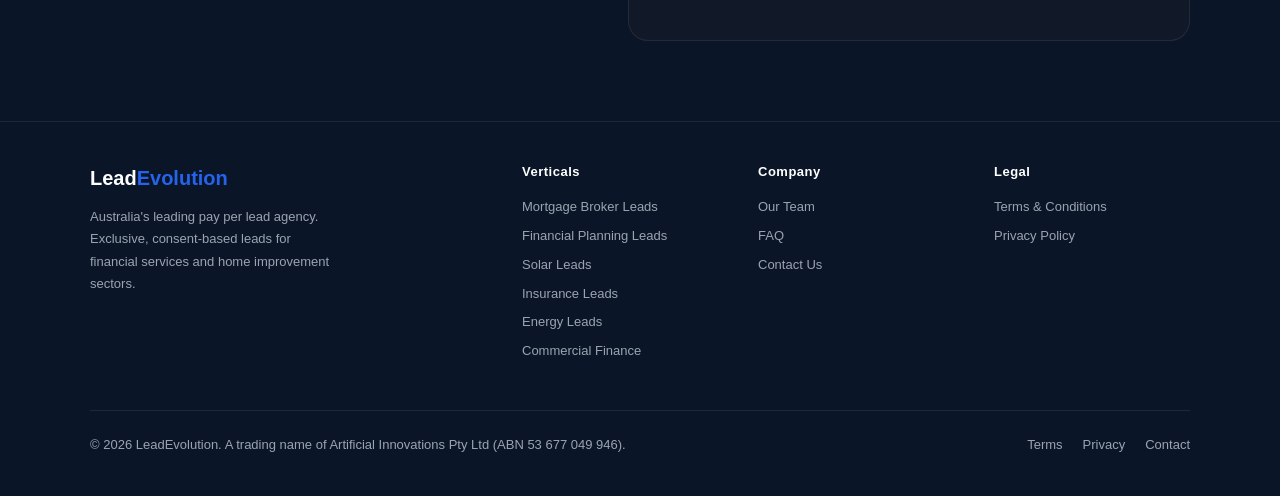
<file: contact.html>
<!DOCTYPE html>
<html lang="en">
<head>
<meta charset="UTF-8"><meta name="viewport" content="width=device-width,initial-scale=1">
<title>Contact LeadEvolution | Get Qualified Leads for Your Business</title>
<meta name="description" content="Get in touch with LeadEvolution. Tell us your vertical and volume requirements and we'll get you started within 72 hours. No contracts. Pay per lead.">
<link rel="stylesheet" href="styles.css">
</head>
<body>
<nav>
  <div class="nav-inner">
    <a href="index.html" class="nav-logo">Lead<span>Evolution</span></a>
    <div class="nav-links" id="navLinks">
      <a href="index.html" class="nav-link">Home</a>
      <div class="dropdown"><span class="nav-link">Verticals ▾</span><div class="dropdown-menu"><a href="verticals/mortgage-broker-leads.html" class="dropdown-item">🏠 Mortgage Broker Leads</a><a href="verticals/financial-planning-leads.html" class="dropdown-item">📊 Financial Planning Leads</a><a href="verticals/solar-leads.html" class="dropdown-item">☀️ Solar Leads</a><a href="verticals/insurance-leads.html" class="dropdown-item">🛡️ Insurance Broker Leads</a><a href="verticals/energy-leads.html" class="dropdown-item">⚡ Energy Broker Leads</a><a href="verticals/commercial-finance-leads.html" class="dropdown-item">🏢 Commercial Finance Leads</a></div></div>
      <a href="faq.html" class="nav-link">FAQ</a>
      <a href="team.html" class="nav-link">Our Team</a>
      <a href="contact.html" class="nav-link">Contact</a>
      <a href="https://calendly.com/jordan-leadevolution/30min" target="_blank" class="nav-link nav-cta">Book Free Audit →</a>
    </div>
    <div class="hamburger" id="hamburger"><span></span><span></span><span></span></div>
  </div>
</nav>
<div class="mobile-menu" id="mobile-menu">
  <a href="index.html" class="mobile-link">Home</a>
  <a href="verticals/mortgage-broker-leads.html" class="mobile-link">🏠 Mortgage Broker Leads</a>
  <a href="verticals/financial-planning-leads.html" class="mobile-link">📊 Financial Planning Leads</a>
  <a href="verticals/solar-leads.html" class="mobile-link">☀️ Solar Leads</a>
  <a href="verticals/insurance-leads.html" class="mobile-link">🛡️ Insurance Broker Leads</a>
  <a href="verticals/energy-leads.html" class="mobile-link">⚡ Energy Broker Leads</a>
  <a href="verticals/commercial-finance-leads.html" class="mobile-link">🏢 Commercial Finance Leads</a>
  <a href="faq.html" class="mobile-link">FAQ</a>
  <a href="team.html" class="mobile-link">Our Team</a>
  <a href="contact.html" class="mobile-link">Contact</a>
  <a href="https://calendly.com/jordan-leadevolution/30min" target="_blank" class="mobile-cta">Book Free Audit →</a>
</div>

<div class="page-hero">
  <div class="page-hero-inner">
    <div class="page-hero-label">Get In Touch</div>
    <h1>Let's Talk <em>Leads</em></h1>
    <p>Tell us your vertical, your volume, and your target market. We'll come back to you within one business day with a clear plan and a price.</p>
    <div class="page-hero-btns">
      <a href="https://calendly.com/jordan-leadevolution/30min" target="_blank" class="btn btn-primary">Book a Call Directly →</a>
    </div>
  </div>
</div>

<div class="section">
  <div class="section-inner">
    <div style="display:grid;grid-template-columns:1fr 1fr;gap:48px;align-items:start">

      <!-- CONTACT INFO -->
      <div>
        <div class="section-label">Contact Details</div>
        <h2 style="margin-bottom:32px">Get in Touch</h2>

        <div class="card" style="margin-bottom:20px">
          <div style="font-size:28px;margin-bottom:12px">📧</div>
          <div style="font-size:13px;font-weight:700;color:var(--muted);margin-bottom:6px;letter-spacing:.5px">EMAIL</div>
          <a href="mailto:info@leadevolution.com.au" style="font-size:17px;font-weight:600;color:white">info@leadevolution.com.au</a>
        </div>
        <div class="card" style="margin-bottom:20px">
          <div style="font-size:28px;margin-bottom:12px">📅</div>
          <div style="font-size:13px;font-weight:700;color:var(--muted);margin-bottom:6px;letter-spacing:.5px">BOOK A CALL</div>
          <a href="https://calendly.com/jordan-leadevolution/30min" target="_blank" style="font-size:17px;font-weight:600;color:var(--blue)">calendly.com/jordan-leadevolution</a>
          <p style="color:var(--muted);font-size:14px;margin-top:8px">30-minute strategy session with Jordan — free, no obligation.</p>
        </div>
        <div class="card">
          <div style="font-size:28px;margin-bottom:12px">⏱️</div>
          <div style="font-size:13px;font-weight:700;color:var(--muted);margin-bottom:6px;letter-spacing:.5px">RESPONSE TIME</div>
          <div style="font-size:17px;font-weight:600;color:white">Within 1 Business Day</div>
          <p style="color:var(--muted);font-size:14px;margin-top:8px">Mon–Fri, 8:00am – 6:00pm AEST</p>
        </div>
      </div>

      <!-- FORM -->
      <div>
        <div class="form-wrap">
          <div style="margin-bottom:28px"><h2 style="margin-bottom:8px">Send Us a Message</h2><p style="color:var(--muted);font-size:15px">Fill in the details below and we'll get back to you within one business day.</p></div>
          <form id="contact-form" action="https://formspree.io/f/info@leadevolution.com.au" method="POST">
            <div class="form-grid">
              <div class="form-field"><label>First Name *</label><input type="text" name="first_name" placeholder="Jordan" required></div>
              <div class="form-field"><label>Last Name *</label><input type="text" name="last_name" placeholder="Gomez" required></div>
              <div class="form-field"><label>Business Name *</label><input type="text" name="business_name" placeholder="Your Company Pty Ltd" required></div>
              <div class="form-field"><label>Email Address *</label><input type="email" name="email" placeholder="you@example.com.au" required></div>
              <div class="form-field"><label>Phone Number *</label><input type="tel" name="phone" placeholder="04XX XXX XXX" required></div>
              <div class="form-field"><label>State</label>
                <select name="state">
                  <option value="">Select state...</option>
                  <option>Queensland</option><option>New South Wales</option><option>Victoria</option>
                  <option>Western Australia</option><option>South Australia</option><option>ACT</option><option>Other</option>
                </select>
              </div>
              <div class="form-field form-full"><label>Vertical / Industry *</label>
                <select name="vertical" required>
                  <option value="">Select your industry...</option>
                  <option>Mortgage Broking</option><option>Financial Planning / Wealth Management</option>
                  <option>Solar Installation</option><option>Insurance Broking</option>
                  <option>Energy Broking</option><option>Commercial Finance</option><option>Other</option>
                </select>
              </div>
              <div class="form-field form-full"><label>Leads Needed Per Month</label>
                <select name="leads_per_month">
                  <option value="">Select volume...</option>
                  <option>1–10 leads/month</option><option>10–25 leads/month</option>
                  <option>25–50 leads/month</option><option>50–100 leads/month</option>
                  <option>100+ leads/month</option>
                </select>
              </div>
              <div class="form-field form-full"><label>Tell Us About Your Requirements</label><textarea name="message" placeholder="Tell us about your target market, geographic requirements, and any specific criteria for your ideal lead..."></textarea></div>
            </div>
            <div style="margin-top:24px">
              <button type="submit" class="btn btn-primary btn-lg" style="width:100%">Send Message →</button>
              <p style="color:var(--muted);font-size:12px;text-align:center;margin-top:12px">We respect your privacy. Your information will never be shared with third parties.</p>
            </div>
          </form>
          <div class="form-success" id="form-success">
            <div style="font-size:48px;margin-bottom:16px">✅</div>
            <h3>Message Received!</h3>
            <p style="color:var(--muted)">Thanks for reaching out. Jordan will be in touch within one business day. In the meantime, feel free to <a href="https://calendly.com/jordan-leadevolution/30min" target="_blank" style="color:var(--blue)">book a call directly</a>.</p>
          </div>
        </div>
      </div>
    </div>
  </div>
</div>

<footer>
  <div class="footer-inner">
    <div class="footer-top">
      <div><div class="footer-logo">Lead<span>Evolution</span></div><p class="footer-desc">Australia's leading pay per lead agency. Exclusive, consent-based leads for financial services and home improvement sectors.</p></div>
      <div class="footer-col"><h4>Verticals</h4><a href="verticals/mortgage-broker-leads.html">Mortgage Broker Leads</a><a href="verticals/financial-planning-leads.html">Financial Planning Leads</a><a href="verticals/solar-leads.html">Solar Leads</a><a href="verticals/insurance-leads.html">Insurance Leads</a><a href="verticals/energy-leads.html">Energy Leads</a><a href="verticals/commercial-finance-leads.html">Commercial Finance</a></div>
      <div class="footer-col"><h4>Company</h4><a href="team.html">Our Team</a><a href="faq.html">FAQ</a><a href="contact.html">Contact Us</a></div>
      <div class="footer-col"><h4>Legal</h4><a href="terms.html">Terms & Conditions</a><a href="privacy.html">Privacy Policy</a></div>
    </div>
    <div class="footer-bottom"><p>© 2026 LeadEvolution. A trading name of Artificial Innovations Pty Ltd (ABN 53 677 049 946).</p><div class="footer-links"><a href="terms.html">Terms</a><a href="privacy.html">Privacy</a><a href="contact.html">Contact</a></div></div>
  </div>
</footer>
<script src="main.js"></script>
<style>@media(max-width:768px){.section .section-inner>div{grid-template-columns:1fr!important}}</style>
</body>
</html>
</file>
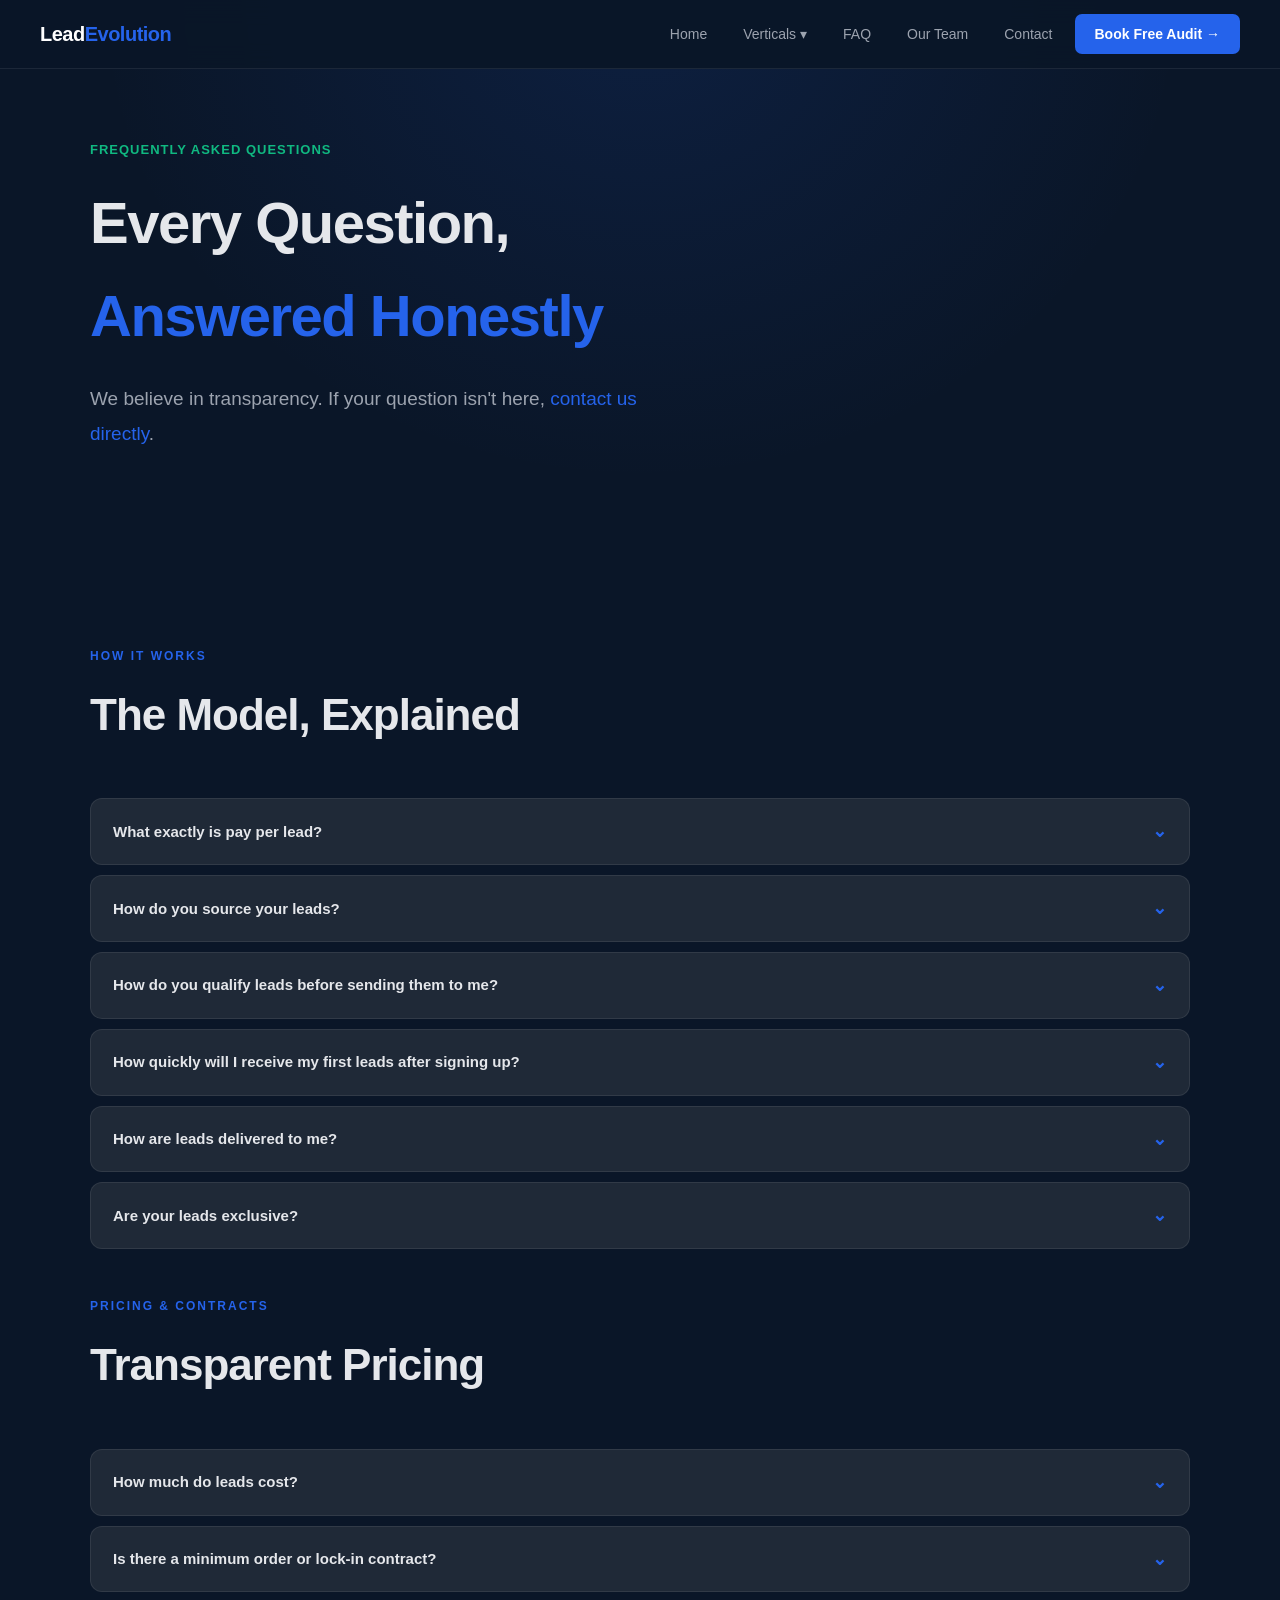
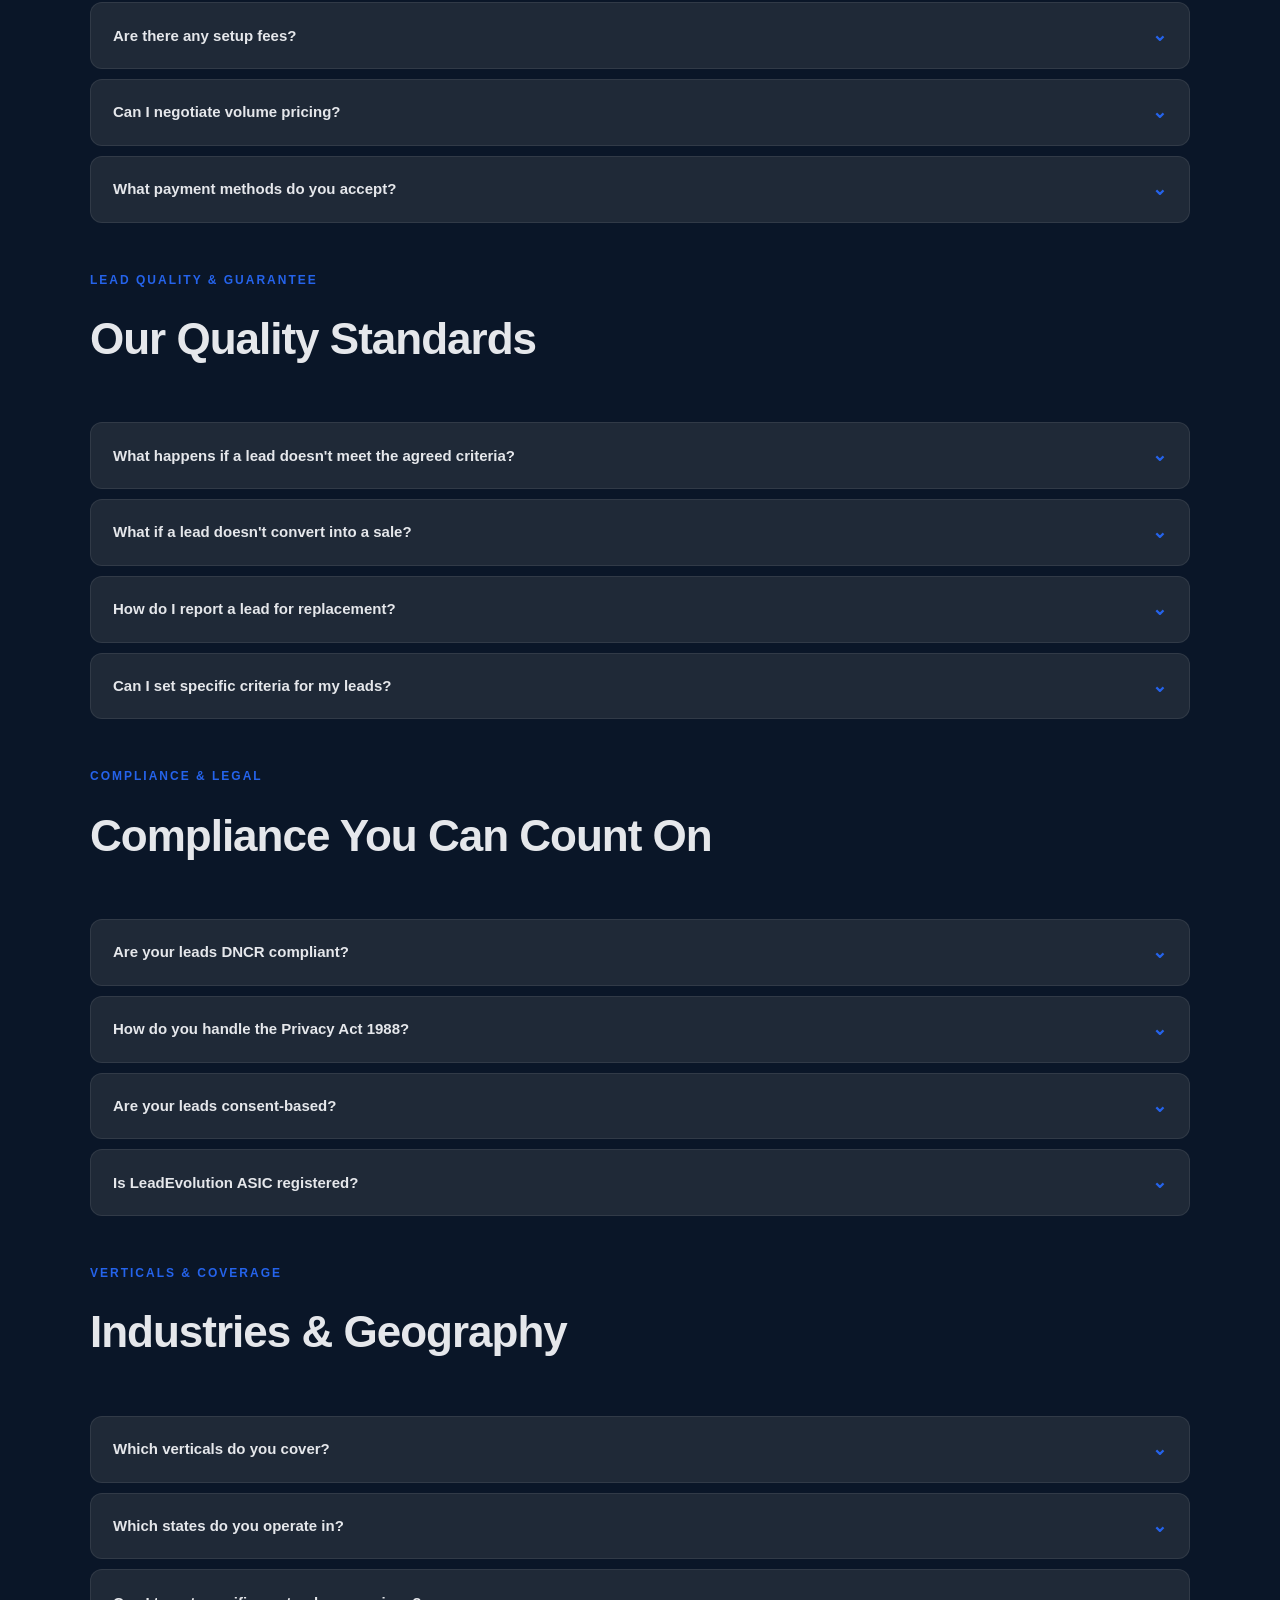
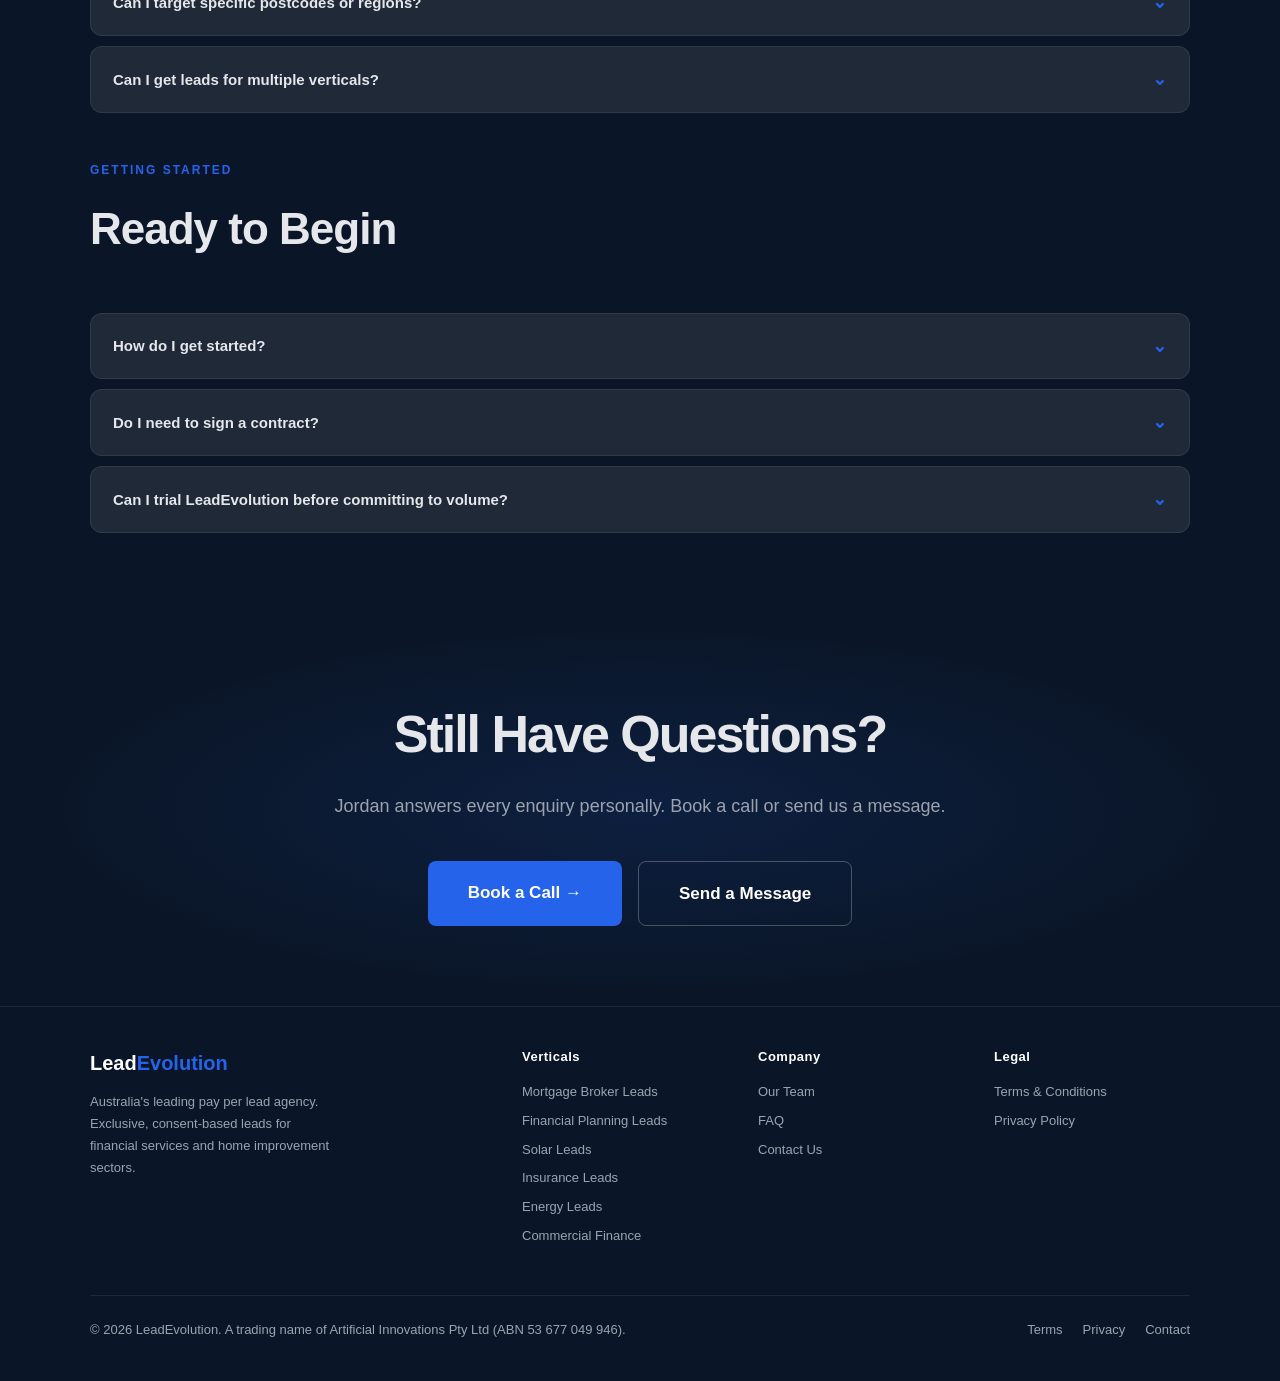
<file: faq.html>
<!DOCTYPE html>
<html lang="en">
<head>
<meta charset="UTF-8"><meta name="viewport" content="width=device-width,initial-scale=1">
<title>FAQ | LeadEvolution — Frequently Asked Questions About Pay Per Lead</title>
<meta name="description" content="Everything you need to know about LeadEvolution's pay per lead model, lead quality, compliance, pricing, and how we work with mortgage brokers, financial planners, solar, insurance and more.">
<link rel="stylesheet" href="styles.css">
</head>
<body>
<nav>
  <div class="nav-inner">
    <a href="index.html" class="nav-logo">Lead<span>Evolution</span></a>
    <div class="nav-links" id="navLinks">
      <a href="index.html" class="nav-link">Home</a>
      <div class="dropdown"><span class="nav-link">Verticals ▾</span><div class="dropdown-menu"><a href="verticals/mortgage-broker-leads.html" class="dropdown-item">🏠 Mortgage Broker Leads</a><a href="verticals/financial-planning-leads.html" class="dropdown-item">📊 Financial Planning Leads</a><a href="verticals/solar-leads.html" class="dropdown-item">☀️ Solar Leads</a><a href="verticals/insurance-leads.html" class="dropdown-item">🛡️ Insurance Broker Leads</a><a href="verticals/energy-leads.html" class="dropdown-item">⚡ Energy Broker Leads</a><a href="verticals/commercial-finance-leads.html" class="dropdown-item">🏢 Commercial Finance Leads</a></div></div>
      <a href="faq.html" class="nav-link">FAQ</a>
      <a href="team.html" class="nav-link">Our Team</a>
      <a href="contact.html" class="nav-link">Contact</a>
      <a href="https://calendly.com/jordan-leadevolution/30min" target="_blank" class="nav-link nav-cta">Book Free Audit →</a>
    </div>
    <div class="hamburger" id="hamburger"><span></span><span></span><span></span></div>
  </div>
</nav>
<div class="mobile-menu" id="mobile-menu">
  <a href="index.html" class="mobile-link">Home</a>
  <a href="verticals/mortgage-broker-leads.html" class="mobile-link">🏠 Mortgage Broker Leads</a>
  <a href="verticals/financial-planning-leads.html" class="mobile-link">📊 Financial Planning Leads</a>
  <a href="verticals/solar-leads.html" class="mobile-link">☀️ Solar Leads</a>
  <a href="verticals/insurance-leads.html" class="mobile-link">🛡️ Insurance Broker Leads</a>
  <a href="verticals/energy-leads.html" class="mobile-link">⚡ Energy Broker Leads</a>
  <a href="verticals/commercial-finance-leads.html" class="mobile-link">🏢 Commercial Finance Leads</a>
  <a href="faq.html" class="mobile-link">FAQ</a>
  <a href="team.html" class="mobile-link">Our Team</a>
  <a href="contact.html" class="mobile-link">Contact</a>
  <a href="https://calendly.com/jordan-leadevolution/30min" target="_blank" class="mobile-cta">Book Free Audit →</a>
</div>

<div class="page-hero">
  <div class="page-hero-inner">
    <div class="page-hero-label">Frequently Asked Questions</div>
    <h1>Every Question,<br><em>Answered Honestly</em></h1>
    <p>We believe in transparency. If your question isn't here, <a href="contact.html" style="color:var(--blue)">contact us directly</a>.</p>
  </div>
</div>

<div class="section">
  <div class="section-inner">

    <!-- SECTION: HOW IT WORKS -->
    <div class="section-label">How It Works</div>
    <h2 style="margin-bottom:32px">The Model, Explained</h2>
    <div class="faq-list">
      <div class="faq-item"><div class="faq-q">What exactly is pay per lead?<span class="chevron">⌄</span></div><div class="faq-a"><p>Pay per lead means you only pay for leads that are actually delivered to you — not for time, not for ad spend, not for retainers. At LeadEvolution, you agree on your criteria upfront (vertical, location, volume), and you pay $65 per lead once it's delivered to your CRM. Simple, transparent, risk-free.</p></div></div>
      <div class="faq-item"><div class="faq-q">How do you source your leads?<span class="chevron">⌄</span></div><div class="faq-a"><p>We source prospects from targeted data lists across Australia — business databases, industry registries, and proprietary datasets. Every prospect on our list is then approached individually and converted with their explicit consent. They agree to be contacted by a specialist in your field before we ever pass the lead to you. This is what sets our leads apart from recycled or scraped data.</p></div></div>
      <div class="faq-item"><div class="faq-q">How do you qualify leads before sending them to me?<span class="chevron">⌄</span></div><div class="faq-a"><p>Every lead goes through a qualification process that confirms: (1) they match your geographic and demographic criteria, (2) they have a genuine need for the product or service, (3) they have expressed explicit interest in speaking with a specialist, and (4) they are not on the Do Not Call Register (for consumer leads). You only receive leads that have passed all four checks.</p></div></div>
      <div class="faq-item"><div class="faq-q">How quickly will I receive my first leads after signing up?<span class="chevron">⌄</span></div><div class="faq-a"><p>Typically 48–72 hours from onboarding. Once your criteria are confirmed — vertical, location, volume, any specific requirements — we begin sourcing immediately. There's no lengthy ramp-up period. Most clients receive their first leads within two business days.</p></div></div>
      <div class="faq-item"><div class="faq-q">How are leads delivered to me?<span class="chevron">⌄</span></div><div class="faq-a"><p>Leads are delivered directly into your CRM the moment they're qualified. We support API and webhook integration with GoHighLevel, Salesforce, HubSpot, and most major CRM platforms. If you don't use a CRM, we can deliver via email or a simple spreadsheet — whatever fits your workflow.</p></div></div>
      <div class="faq-item"><div class="faq-q">Are your leads exclusive?<span class="chevron">⌄</span></div><div class="faq-a"><p>Yes. All LeadEvolution leads are 100% exclusive. When a lead is delivered to you, it goes to you alone — not shared with competitors, not recycled through multiple buyers. This is a non-negotiable part of our model. Shared leads drive down close rates and erode trust; we don't operate that way.</p></div></div>
    </div>

    <div style="height:48px"></div>

    <!-- SECTION: PRICING -->
    <div class="section-label">Pricing & Contracts</div>
    <h2 style="margin-bottom:32px">Transparent Pricing</h2>
    <div class="faq-list">
      <div class="faq-item"><div class="faq-q">How much do leads cost?<span class="chevron">⌄</span></div><div class="faq-a"><p>$65 per qualified lead across all verticals. That's it. No setup fees, no monthly retainer, no hidden charges. You pay for what you get. To put this in context: the industry average cost per lead across our verticals ranges from $80 to $320+. At $65, LeadEvolution is consistently 35–60% cheaper than the market.</p></div></div>
      <div class="faq-item"><div class="faq-q">Is there a minimum order or lock-in contract?<span class="chevron">⌄</span></div><div class="faq-a"><p>No contracts, no lock-ins, no minimum commitments. You buy leads when you need them and pause whenever you want. Most clients start with a batch of 10–20 leads to validate quality for their specific vertical, then scale up as confidence builds. We earn your ongoing business by delivering — not by locking you in.</p></div></div>
      <div class="faq-item"><div class="faq-q">Are there any setup fees?<span class="chevron">⌄</span></div><div class="faq-a"><p>None. Zero setup cost, zero onboarding fee. You pay $65 per lead delivered, and that's the only charge you'll ever see from us.</p></div></div>
      <div class="faq-item"><div class="faq-q">Can I negotiate volume pricing?<span class="chevron">⌄</span></div><div class="faq-a"><p>Volume arrangements are available for clients committing to 100+ leads per month consistently. Please <a href="contact.html" style="color:var(--blue)">contact us</a> or book a call to discuss your specific volume requirements and we'll put together a tailored proposal.</p></div></div>
      <div class="faq-item"><div class="faq-q">What payment methods do you accept?<span class="chevron">⌄</span></div><div class="faq-a"><p>We accept bank transfer (EFT), credit card, and direct debit. Payment terms are discussed during onboarding based on your preferred volume and frequency. We work with clients to find a payment structure that suits their cash flow.</p></div></div>
    </div>

    <div style="height:48px"></div>

    <!-- SECTION: QUALITY & GUARANTEE -->
    <div class="section-label">Lead Quality & Guarantee</div>
    <h2 style="margin-bottom:32px">Our Quality Standards</h2>
    <div class="faq-list">
      <div class="faq-item"><div class="faq-q">What happens if a lead doesn't meet the agreed criteria?<span class="chevron">⌄</span></div><div class="faq-a"><p>We replace it. LeadEvolution operates a Lead Replacement Guarantee: if a delivered lead doesn't match your agreed criteria — wrong geography, wrong intent, not qualified, or simply not interested — we replace it at zero cost within 48 hours. No arguments, no process, no credit notes. A replacement goes into your CRM.</p></div></div>
      <div class="faq-item"><div class="faq-q">What if a lead doesn't convert into a sale?<span class="chevron">⌄</span></div><div class="faq-a"><p>Lead conversion is ultimately a function of your sales process — and that's your domain, not ours. What we guarantee is that the lead meets the agreed qualification criteria. If it does, the lead stands. We can't guarantee close rates, but we can guarantee a quality pipeline. That said, our founder Jordan has spent a decade in sales across financial services — if you want a second opinion on your conversion process, he's happy to discuss it.</p></div></div>
      <div class="faq-item"><div class="faq-q">How do I report a lead for replacement?<span class="chevron">⌄</span></div><div class="faq-a"><p>Simply email <a href="mailto:info@leadevolution.com.au" style="color:var(--blue)">info@leadevolution.com.au</a> with the lead details and the reason for the replacement request. We review all replacement requests within 24 hours and process confirmed replacements within 48 hours. Straightforward.</p></div></div>
      <div class="faq-item"><div class="faq-q">Can I set specific criteria for my leads?<span class="chevron">⌄</span></div><div class="faq-a"><p>Yes. During onboarding we work with you to define your ideal lead profile: geographic targeting (state, postcode range, metro vs regional), demographic requirements, specific product or service interest, and any exclusion criteria. The more specific your criteria, the better we can match supply to your exact pipeline needs.</p></div></div>
    </div>

    <div style="height:48px"></div>

    <!-- SECTION: COMPLIANCE -->
    <div class="section-label">Compliance & Legal</div>
    <h2 style="margin-bottom:32px">Compliance You Can Count On</h2>
    <div class="faq-list">
      <div class="faq-item"><div class="faq-q">Are your leads DNCR compliant?<span class="chevron">⌄</span></div><div class="faq-a"><p>Yes. LeadEvolution holds a Do Not Call Register (DNCR) Type B licence. All consumer phone numbers are washed against the DNCR before delivery. B2B outreach to licensed professionals (mortgage brokers, financial advisers, business owners) operates under the standard B2B exemption — these calls are not subject to DNCR restrictions. We take compliance seriously because your licence depends on it as much as ours does.</p></div></div>
      <div class="faq-item"><div class="faq-q">How do you handle the Privacy Act 1988?<span class="chevron">⌄</span></div><div class="faq-a"><p>All data collected, stored, and transferred by LeadEvolution is handled in accordance with the Privacy Act 1988 (Cth). Every lead is obtained with the prospect's informed consent. Our data practices are documented in our Privacy Policy, and we conduct regular compliance reviews to ensure we meet all obligations under Australian privacy law.</p></div></div>
      <div class="faq-item"><div class="faq-q">Are your leads consent-based?<span class="chevron">⌄</span></div><div class="faq-a"><p>Yes — this is one of our core differentiators. Every prospect is sourced from targeted data lists and individually approached. Before a lead is passed to you, the prospect has explicitly consented to be contacted by a specialist in their area of interest. This is not passive opt-in data — it is active, informed consent, which dramatically improves both lead quality and the experience for the prospect.</p></div></div>
      <div class="faq-item"><div class="faq-q">Is LeadEvolution ASIC registered?<span class="chevron">⌄</span></div><div class="faq-a"><p>LeadEvolution is a registered business name under Artificial Innovations Pty Ltd (ABN 53 677 049 946), which is ASIC registered. We operate as a lead generation business and do not hold an Australian Financial Services Licence (AFSL). The leads we generate are passed to appropriately licensed advisers and brokers who conduct all regulated financial services activities.</p></div></div>
    </div>

    <div style="height:48px"></div>

    <!-- SECTION: VERTICALS -->
    <div class="section-label">Verticals & Coverage</div>
    <h2 style="margin-bottom:32px">Industries & Geography</h2>
    <div class="faq-list">
      <div class="faq-item"><div class="faq-q">Which verticals do you cover?<span class="chevron">⌄</span></div><div class="faq-a"><p>We currently generate leads across six verticals: Mortgage Broking, Financial Planning & Wealth Management, Solar Installation, Insurance Broking, Energy Broking, and Commercial Finance. Each vertical has a dedicated lead generation process tailored to that industry's specific buyer behaviour and qualification criteria.</p></div></div>
      <div class="faq-item"><div class="faq-q">Which states do you operate in?<span class="chevron">⌄</span></div><div class="faq-a"><p>We source leads nationally across Queensland, New South Wales, Victoria, South Australia, Western Australia, and ACT. You can specify state-level targeting, metropolitan only, regional only, or go national — whatever your pipeline and team can handle. Geographic targeting is configured during onboarding.</p></div></div>
      <div class="faq-item"><div class="faq-q">Can I target specific postcodes or regions?<span class="chevron">⌄</span></div><div class="faq-a"><p>Yes. We can target leads by state, metro area, regional area, or specific postcode ranges. This is particularly useful for businesses with defined territory coverage or those looking to build density in a specific area before expanding. Discuss your geographic requirements during your onboarding call.</p></div></div>
      <div class="faq-item"><div class="faq-q">Can I get leads for multiple verticals?<span class="chevron">⌄</span></div><div class="faq-a"><p>Absolutely. Many clients operate across multiple verticals — for example, a firm offering both mortgage broking and financial planning. We run separate lead generation campaigns for each vertical with distinct qualification criteria, ensuring leads are correctly categorised and delivered to the right team.</p></div></div>
    </div>

    <div style="height:48px"></div>

    <!-- SECTION: GETTING STARTED -->
    <div class="section-label">Getting Started</div>
    <h2 style="margin-bottom:32px">Ready to Begin</h2>
    <div class="faq-list">
      <div class="faq-item"><div class="faq-q">How do I get started?<span class="chevron">⌄</span></div><div class="faq-a"><p>The fastest way is to <a href="https://calendly.com/jordan-leadevolution/30min" target="_blank" style="color:var(--blue)">book a 30-minute call with Jordan</a>. In that call, you'll define your criteria, confirm your volume requirements, and agree on delivery logistics. Alternatively, <a href="contact.html" style="color:var(--blue)">fill out our contact form</a> and we'll reach out within one business day. First leads typically arrive within 48–72 hours of onboarding.</p></div></div>
      <div class="faq-item"><div class="faq-q">Do I need to sign a contract?<span class="chevron">⌄</span></div><div class="faq-a"><p>No long-term contracts. We use a simple service agreement that outlines the lead criteria, pricing, delivery method, and replacement policy. It's designed to protect both parties, not lock you in. You can pause or stop at any time.</p></div></div>
      <div class="faq-item"><div class="faq-q">Can I trial LeadEvolution before committing to volume?<span class="chevron">⌄</span></div><div class="faq-a"><p>Yes — and we encourage it. Most new clients start with a batch of 10–20 leads to validate quality and fit for their specific market. There's no minimum, no commitment, and no setup cost. If the quality isn't there, you don't pay for leads that don't meet spec. The trial is effectively risk-free.</p></div></div>
    </div>

  </div>
</div>

<!-- STILL HAVE QUESTIONS -->
<div class="final-cta">
  <h2>Still Have Questions?</h2>
  <p>Jordan answers every enquiry personally. Book a call or send us a message.</p>
  <div style="display:flex;gap:16px;justify-content:center;flex-wrap:wrap">
    <a href="https://calendly.com/jordan-leadevolution/30min" target="_blank" class="btn btn-primary btn-lg">Book a Call →</a>
    <a href="contact.html" class="btn btn-outline btn-lg">Send a Message</a>
  </div>
</div>

<footer>
  <div class="footer-inner">
    <div class="footer-top">
      <div><div class="footer-logo">Lead<span>Evolution</span></div><p class="footer-desc">Australia's leading pay per lead agency. Exclusive, consent-based leads for financial services and home improvement sectors.</p></div>
      <div class="footer-col"><h4>Verticals</h4><a href="verticals/mortgage-broker-leads.html">Mortgage Broker Leads</a><a href="verticals/financial-planning-leads.html">Financial Planning Leads</a><a href="verticals/solar-leads.html">Solar Leads</a><a href="verticals/insurance-leads.html">Insurance Leads</a><a href="verticals/energy-leads.html">Energy Leads</a><a href="verticals/commercial-finance-leads.html">Commercial Finance</a></div>
      <div class="footer-col"><h4>Company</h4><a href="team.html">Our Team</a><a href="faq.html">FAQ</a><a href="contact.html">Contact Us</a></div>
      <div class="footer-col"><h4>Legal</h4><a href="terms.html">Terms & Conditions</a><a href="privacy.html">Privacy Policy</a></div>
    </div>
    <div class="footer-bottom"><p>© 2026 LeadEvolution. A trading name of Artificial Innovations Pty Ltd (ABN 53 677 049 946).</p><div class="footer-links"><a href="terms.html">Terms</a><a href="privacy.html">Privacy</a><a href="contact.html">Contact</a></div></div>
  </div>
</footer>
<script src="main.js"></script>
</body>
</html>
</file>
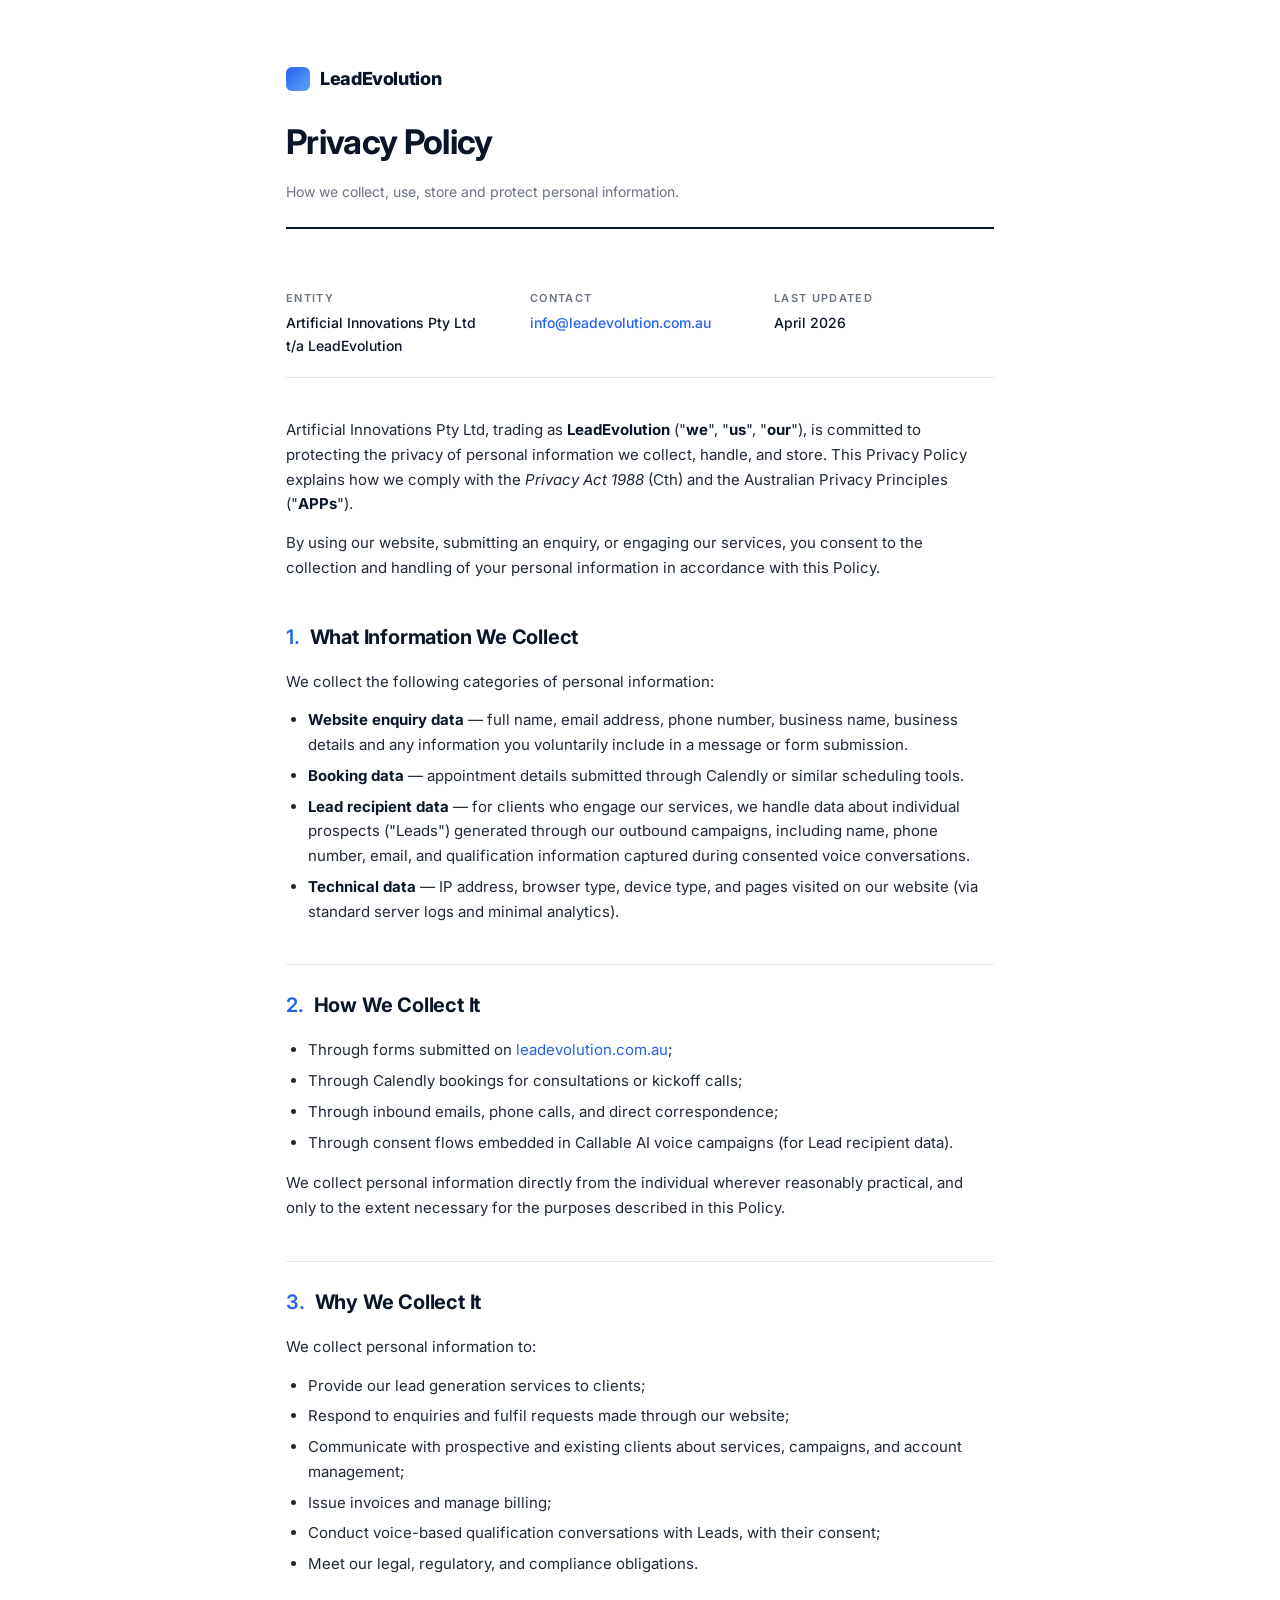
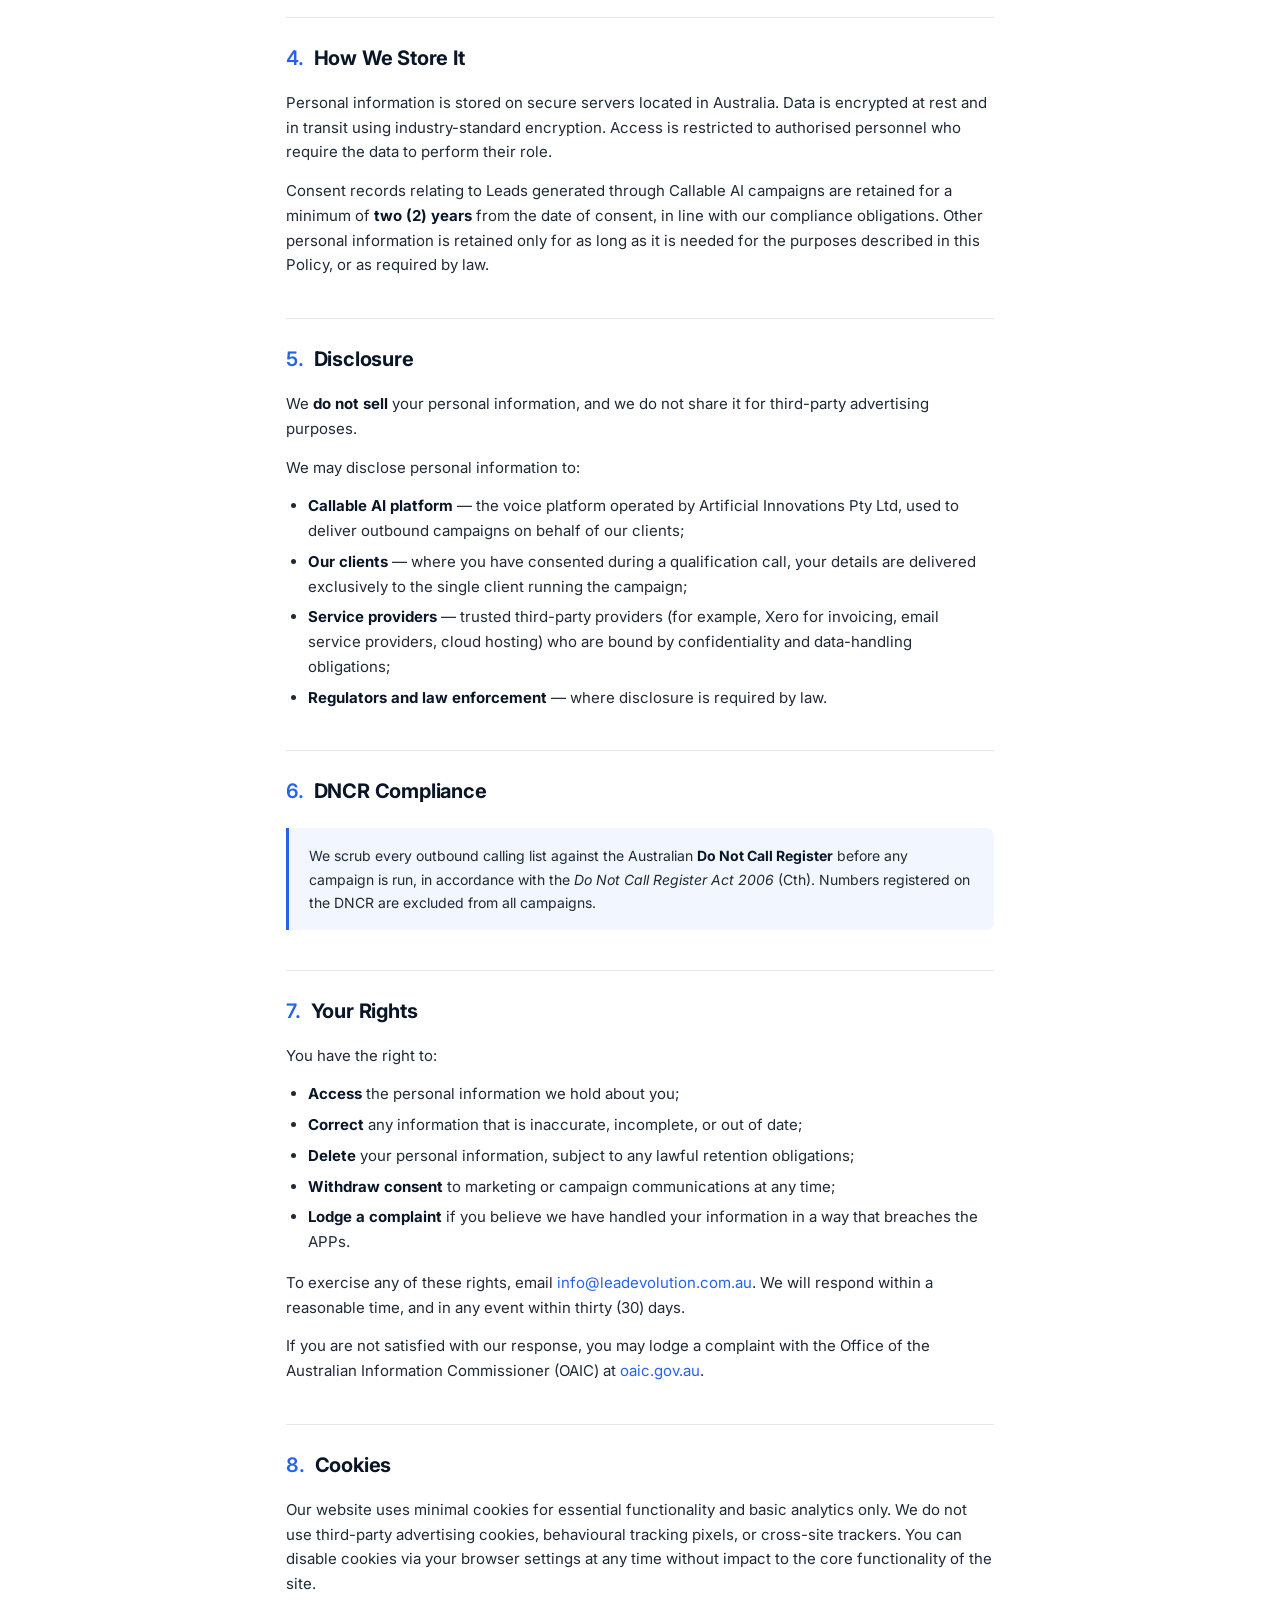
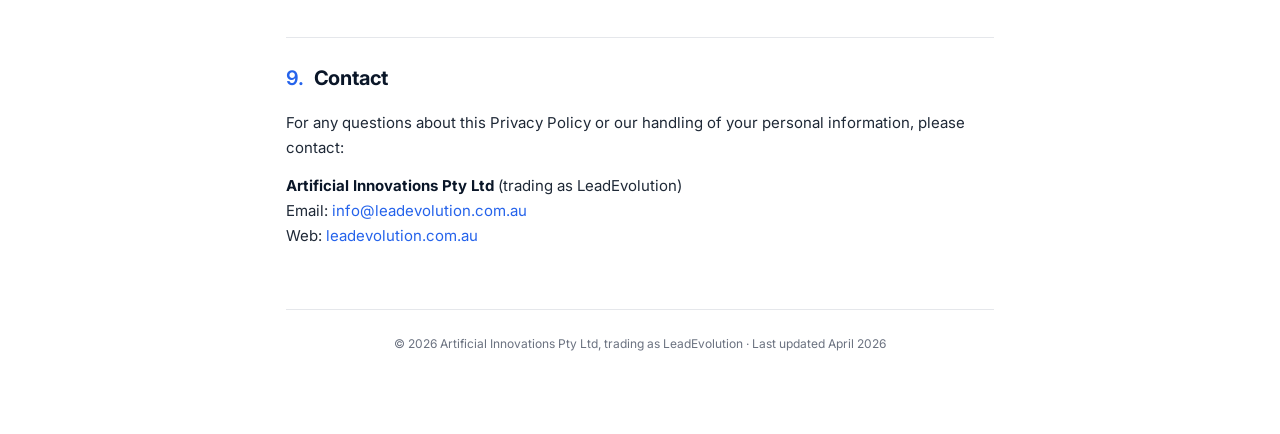
<file: privacy.html>
<!DOCTYPE html>
<html lang="en">
<head>
<meta charset="UTF-8">
<meta name="viewport" content="width=device-width, initial-scale=1.0">
<title>LeadEvolution — Privacy Policy</title>
<link href="https://fonts.googleapis.com/css2?family=Inter:wght@300;400;500;600;700&display=swap" rel="stylesheet">
<style>
  :root {
    --navy: #0A1628;
    --blue: #2563EB;
    --text: #1f2937;
    --muted: #6b7280;
    --line: #e5e7eb;
  }
  * { box-sizing: border-box; margin: 0; padding: 0; }
  body {
    font-family: 'Inter', -apple-system, BlinkMacSystemFont, sans-serif;
    color: var(--text);
    background: #ffffff;
    line-height: 1.65;
    font-size: 15px;
    -webkit-font-smoothing: antialiased;
  }
  .page {
    max-width: 820px;
    margin: 0 auto;
    padding: 64px 56px 80px;
  }
  header.doc-header {
    border-bottom: 2px solid var(--navy);
    padding-bottom: 24px;
    margin-bottom: 40px;
  }
  .logo {
    font-weight: 800;
    font-size: 18px;
    letter-spacing: -0.02em;
    color: var(--navy);
    display: inline-flex;
    align-items: center;
    gap: 10px;
    margin-bottom: 20px;
  }
  .logo-mark {
    width: 24px; height: 24px;
    border-radius: 6px;
    background: linear-gradient(135deg, var(--blue), #60a5fa);
    display: inline-block;
  }
  h1 {
    font-size: 34px;
    font-weight: 700;
    letter-spacing: -0.02em;
    color: var(--navy);
    margin-bottom: 10px;
  }
  .subtitle { color: var(--muted); font-size: 14px; }
  .meta {
    display: grid;
    grid-template-columns: repeat(3, 1fr);
    gap: 24px;
    padding: 20px 0;
    margin-bottom: 40px;
    border-bottom: 1px solid var(--line);
  }
  .meta .label {
    font-size: 11px;
    text-transform: uppercase;
    letter-spacing: 0.12em;
    color: var(--muted);
    font-weight: 600;
    margin-bottom: 4px;
  }
  .meta .value {
    font-size: 14px;
    color: var(--navy);
    font-weight: 500;
  }
  h2 {
    font-size: 20px;
    color: var(--navy);
    font-weight: 700;
    margin: 40px 0 16px;
    letter-spacing: -0.01em;
    padding-top: 24px;
    border-top: 1px solid var(--line);
  }
  h2:first-of-type { padding-top: 0; border-top: none; }
  h2 .num {
    color: var(--blue);
    font-weight: 600;
    margin-right: 10px;
  }
  p { margin-bottom: 14px; }
  ul { margin: 10px 0 16px 22px; }
  li { margin-bottom: 6px; }
  strong { color: var(--navy); }
  a { color: var(--blue); text-decoration: none; }
  a:hover { text-decoration: underline; }
  .callout {
    background: rgba(37,99,235,0.06);
    border-left: 3px solid var(--blue);
    padding: 16px 20px;
    border-radius: 0 8px 8px 0;
    margin: 20px 0;
    font-size: 14px;
  }
  .footer {
    margin-top: 60px;
    padding-top: 24px;
    border-top: 1px solid var(--line);
    font-size: 12px;
    color: var(--muted);
    text-align: center;
  }

  @media print {
    body { font-size: 11.5px; }
    .page { padding: 32px; max-width: 100%; }
    h1 { font-size: 24px; }
    h2 { font-size: 16px; margin: 24px 0 10px; padding-top: 16px; page-break-after: avoid; }
  }
  @media (max-width: 640px) {
    .page { padding: 40px 24px; }
    .meta { grid-template-columns: 1fr; gap: 14px; }
    h1 { font-size: 26px; }
  }
</style>
</head>
<body>
<div class="page">

  <header class="doc-header">
    <div class="logo"><span class="logo-mark"></span>LeadEvolution</div>
    <h1>Privacy Policy</h1>
    <div class="subtitle">How we collect, use, store and protect personal information.</div>
  </header>

  <div class="meta">
    <div>
      <div class="label">Entity</div>
      <div class="value">Artificial Innovations Pty Ltd<br>t/a LeadEvolution</div>
    </div>
    <div>
      <div class="label">Contact</div>
      <div class="value"><a href="mailto:info@leadevolution.com.au">info@leadevolution.com.au</a></div>
    </div>
    <div>
      <div class="label">Last Updated</div>
      <div class="value">April 2026</div>
    </div>
  </div>

  <p>Artificial Innovations Pty Ltd, trading as <strong>LeadEvolution</strong> ("<strong>we</strong>", "<strong>us</strong>", "<strong>our</strong>"), is committed to protecting the privacy of personal information we collect, handle, and store. This Privacy Policy explains how we comply with the <em>Privacy Act 1988</em> (Cth) and the Australian Privacy Principles ("<strong>APPs</strong>").</p>

  <p>By using our website, submitting an enquiry, or engaging our services, you consent to the collection and handling of your personal information in accordance with this Policy.</p>

  <h2><span class="num">1.</span>What Information We Collect</h2>
  <p>We collect the following categories of personal information:</p>
  <ul>
    <li><strong>Website enquiry data</strong> — full name, email address, phone number, business name, business details and any information you voluntarily include in a message or form submission.</li>
    <li><strong>Booking data</strong> — appointment details submitted through Calendly or similar scheduling tools.</li>
    <li><strong>Lead recipient data</strong> — for clients who engage our services, we handle data about individual prospects ("Leads") generated through our outbound campaigns, including name, phone number, email, and qualification information captured during consented voice conversations.</li>
    <li><strong>Technical data</strong> — IP address, browser type, device type, and pages visited on our website (via standard server logs and minimal analytics).</li>
  </ul>

  <h2><span class="num">2.</span>How We Collect It</h2>
  <ul>
    <li>Through forms submitted on <a href="https://leadevolution.com.au">leadevolution.com.au</a>;</li>
    <li>Through Calendly bookings for consultations or kickoff calls;</li>
    <li>Through inbound emails, phone calls, and direct correspondence;</li>
    <li>Through consent flows embedded in Callable AI voice campaigns (for Lead recipient data).</li>
  </ul>
  <p>We collect personal information directly from the individual wherever reasonably practical, and only to the extent necessary for the purposes described in this Policy.</p>

  <h2><span class="num">3.</span>Why We Collect It</h2>
  <p>We collect personal information to:</p>
  <ul>
    <li>Provide our lead generation services to clients;</li>
    <li>Respond to enquiries and fulfil requests made through our website;</li>
    <li>Communicate with prospective and existing clients about services, campaigns, and account management;</li>
    <li>Issue invoices and manage billing;</li>
    <li>Conduct voice-based qualification conversations with Leads, with their consent;</li>
    <li>Meet our legal, regulatory, and compliance obligations.</li>
  </ul>

  <h2><span class="num">4.</span>How We Store It</h2>
  <p>Personal information is stored on secure servers located in Australia. Data is encrypted at rest and in transit using industry-standard encryption. Access is restricted to authorised personnel who require the data to perform their role.</p>
  <p>Consent records relating to Leads generated through Callable AI campaigns are retained for a minimum of <strong>two (2) years</strong> from the date of consent, in line with our compliance obligations. Other personal information is retained only for as long as it is needed for the purposes described in this Policy, or as required by law.</p>

  <h2><span class="num">5.</span>Disclosure</h2>
  <p>We <strong>do not sell</strong> your personal information, and we do not share it for third-party advertising purposes.</p>
  <p>We may disclose personal information to:</p>
  <ul>
    <li><strong>Callable AI platform</strong> — the voice platform operated by Artificial Innovations Pty Ltd, used to deliver outbound campaigns on behalf of our clients;</li>
    <li><strong>Our clients</strong> — where you have consented during a qualification call, your details are delivered exclusively to the single client running the campaign;</li>
    <li><strong>Service providers</strong> — trusted third-party providers (for example, Xero for invoicing, email service providers, cloud hosting) who are bound by confidentiality and data-handling obligations;</li>
    <li><strong>Regulators and law enforcement</strong> — where disclosure is required by law.</li>
  </ul>

  <h2><span class="num">6.</span>DNCR Compliance</h2>
  <div class="callout">
    We scrub every outbound calling list against the Australian <strong>Do Not Call Register</strong> before any campaign is run, in accordance with the <em>Do Not Call Register Act 2006</em> (Cth). Numbers registered on the DNCR are excluded from all campaigns.
  </div>

  <h2><span class="num">7.</span>Your Rights</h2>
  <p>You have the right to:</p>
  <ul>
    <li><strong>Access</strong> the personal information we hold about you;</li>
    <li><strong>Correct</strong> any information that is inaccurate, incomplete, or out of date;</li>
    <li><strong>Delete</strong> your personal information, subject to any lawful retention obligations;</li>
    <li><strong>Withdraw consent</strong> to marketing or campaign communications at any time;</li>
    <li><strong>Lodge a complaint</strong> if you believe we have handled your information in a way that breaches the APPs.</li>
  </ul>
  <p>To exercise any of these rights, email <a href="mailto:info@leadevolution.com.au">info@leadevolution.com.au</a>. We will respond within a reasonable time, and in any event within thirty (30) days.</p>
  <p>If you are not satisfied with our response, you may lodge a complaint with the Office of the Australian Information Commissioner (OAIC) at <a href="https://www.oaic.gov.au">oaic.gov.au</a>.</p>

  <h2><span class="num">8.</span>Cookies</h2>
  <p>Our website uses minimal cookies for essential functionality and basic analytics only. We do not use third-party advertising cookies, behavioural tracking pixels, or cross-site trackers. You can disable cookies via your browser settings at any time without impact to the core functionality of the site.</p>

  <h2><span class="num">9.</span>Contact</h2>
  <p>For any questions about this Privacy Policy or our handling of your personal information, please contact:</p>
  <p>
    <strong>Artificial Innovations Pty Ltd</strong> (trading as LeadEvolution)<br>
    Email: <a href="mailto:info@leadevolution.com.au">info@leadevolution.com.au</a><br>
    Web: <a href="https://leadevolution.com.au">leadevolution.com.au</a>
  </p>

  <div class="footer">
    &copy; 2026 Artificial Innovations Pty Ltd, trading as LeadEvolution &middot; Last updated April 2026
  </div>

</div>
</body>
</html>
</file>
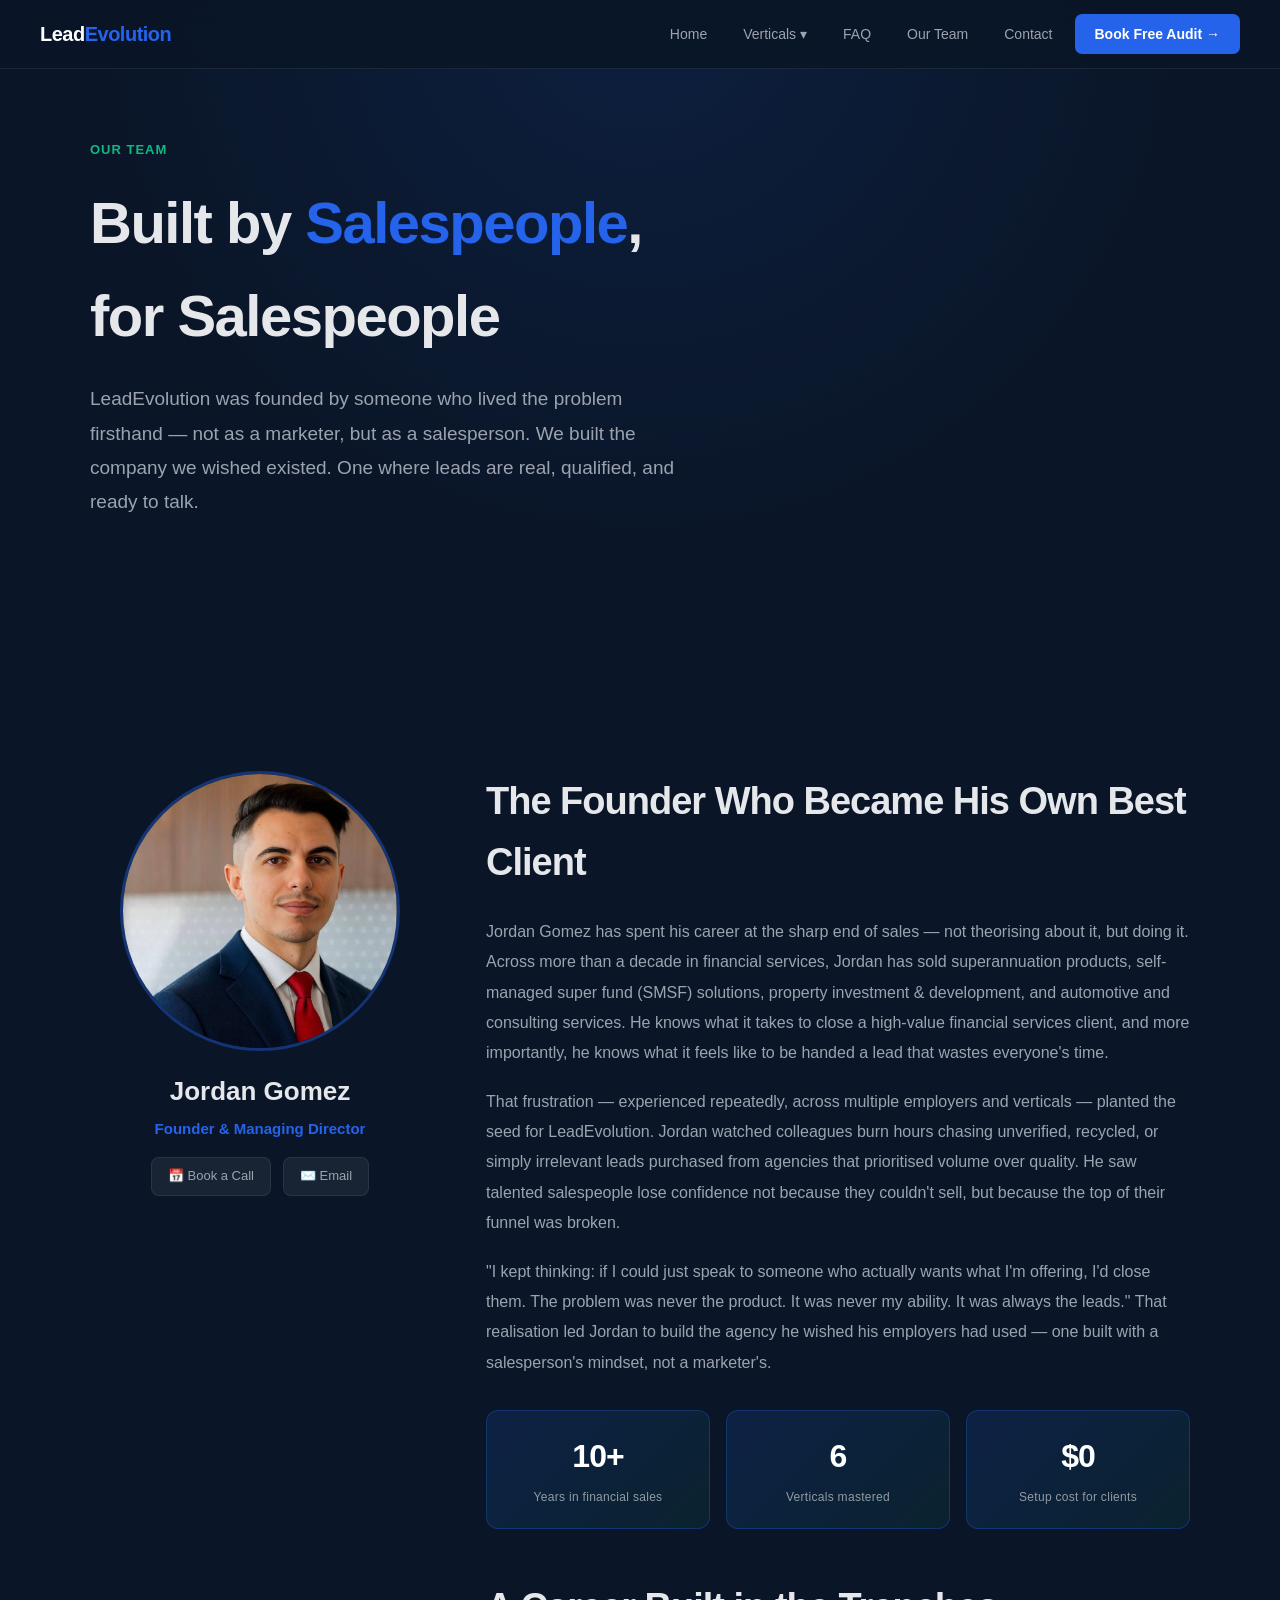
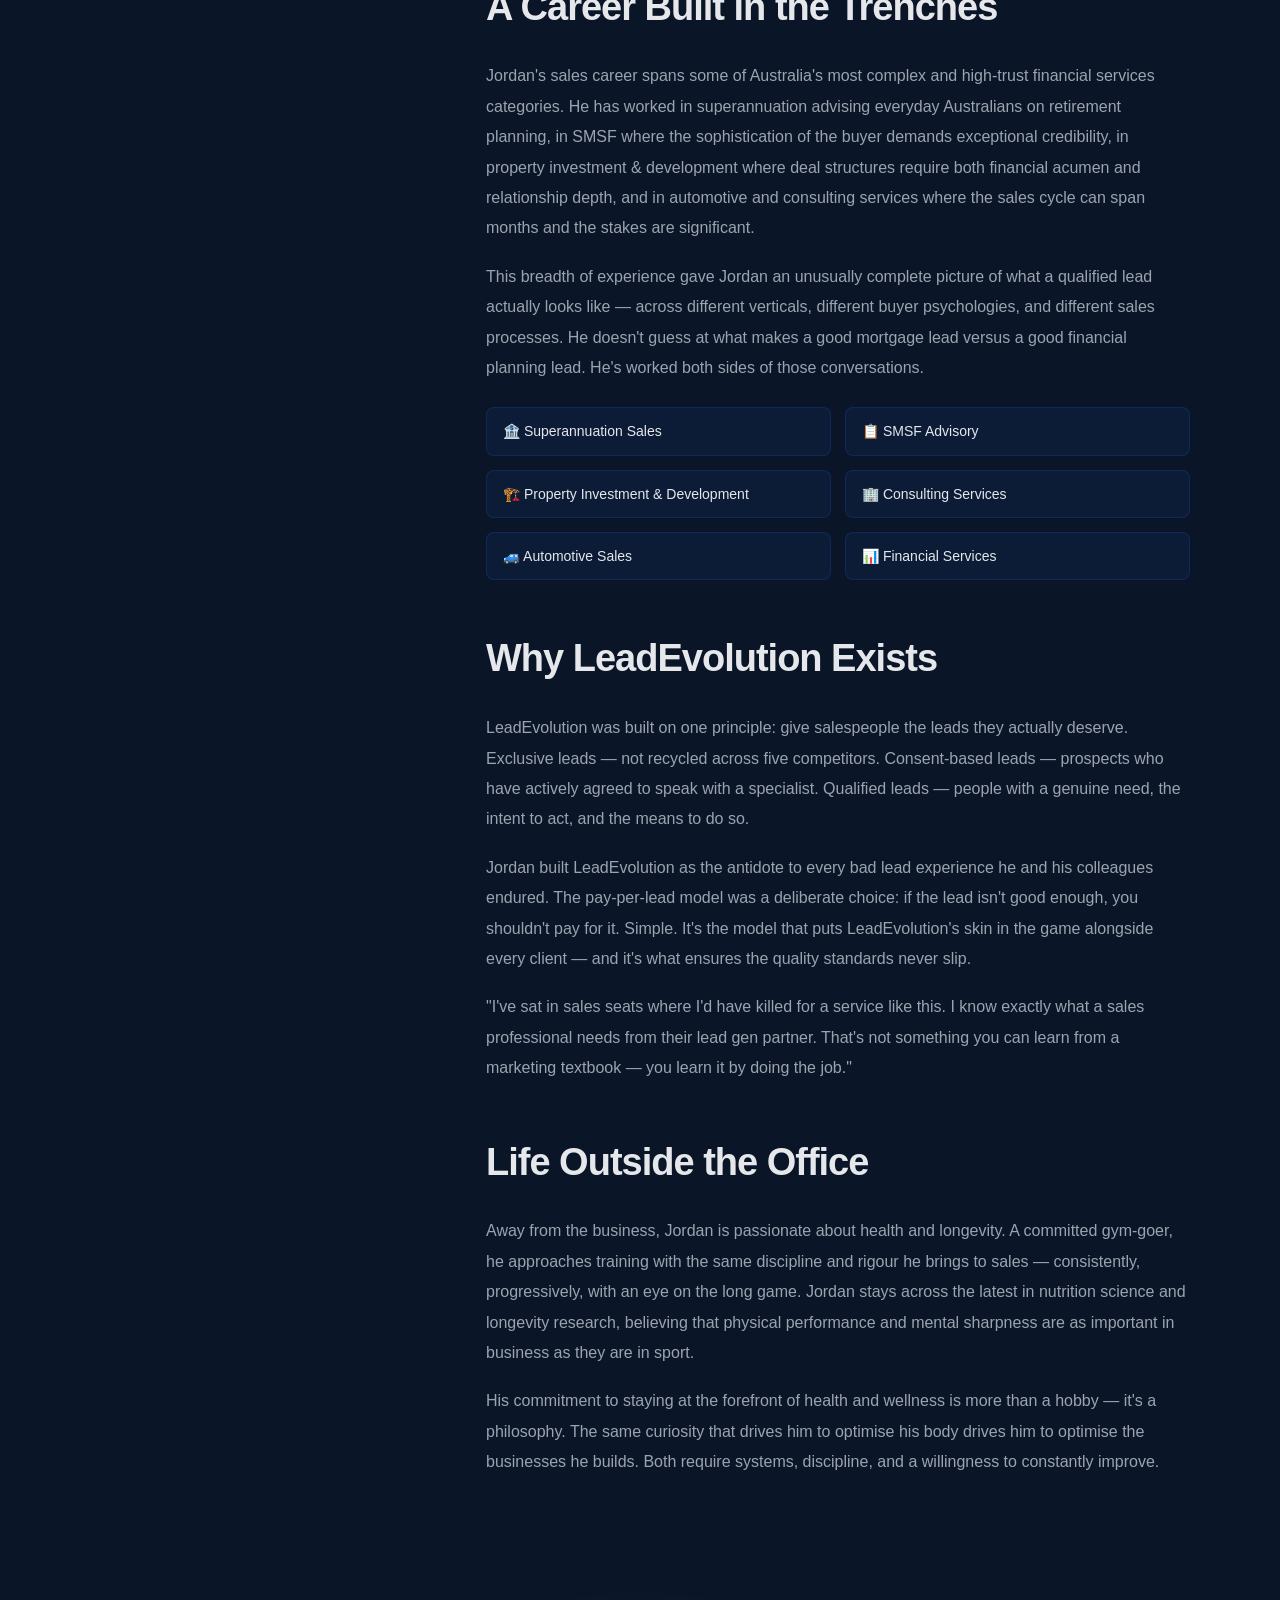
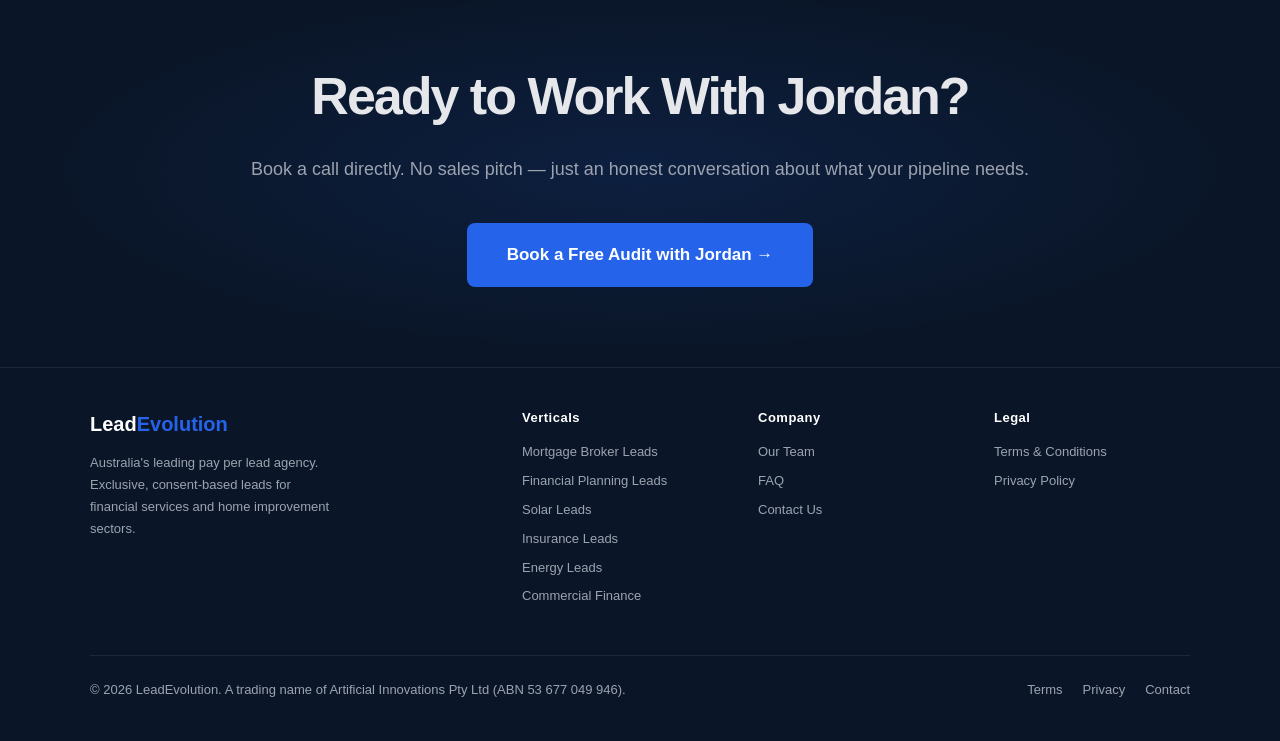
<file: team.html>
<!DOCTYPE html>
<html lang="en">
<head>
<meta charset="UTF-8"><meta name="viewport" content="width=device-width,initial-scale=1">
<title>Meet the Team | LeadEvolution</title>
<meta name="description" content="Meet Jordan Gomez, Founder of LeadEvolution. A career sales professional who built the lead gen company he wished his employers used.">
<link rel="stylesheet" href="styles.css">
</head>
<body>
<nav>
  <div class="nav-inner">
    <a href="index.html" class="nav-logo">Lead<span>Evolution</span></a>
    <div class="nav-links" id="navLinks">
      <a href="index.html" class="nav-link">Home</a>
      <div class="dropdown"><span class="nav-link">Verticals ▾</span><div class="dropdown-menu"><a href="verticals/mortgage-broker-leads.html" class="dropdown-item">🏠 Mortgage Broker Leads</a><a href="verticals/financial-planning-leads.html" class="dropdown-item">📊 Financial Planning Leads</a><a href="verticals/solar-leads.html" class="dropdown-item">☀️ Solar Leads</a><a href="verticals/insurance-leads.html" class="dropdown-item">🛡️ Insurance Broker Leads</a><a href="verticals/energy-leads.html" class="dropdown-item">⚡ Energy Broker Leads</a><a href="verticals/commercial-finance-leads.html" class="dropdown-item">🏢 Commercial Finance Leads</a></div></div>
      <a href="faq.html" class="nav-link">FAQ</a>
      <a href="team.html" class="nav-link">Our Team</a>
      <a href="contact.html" class="nav-link">Contact</a>
      <a href="https://calendly.com/jordan-leadevolution/30min" target="_blank" class="nav-link nav-cta">Book Free Audit →</a>
    </div>
    <div class="hamburger" id="hamburger"><span></span><span></span><span></span></div>
  </div>
</nav>
<div class="mobile-menu" id="mobile-menu">
  <a href="index.html" class="mobile-link">Home</a>
  <a href="verticals/mortgage-broker-leads.html" class="mobile-link">🏠 Mortgage Broker Leads</a>
  <a href="verticals/financial-planning-leads.html" class="mobile-link">📊 Financial Planning Leads</a>
  <a href="verticals/solar-leads.html" class="mobile-link">☀️ Solar Leads</a>
  <a href="verticals/insurance-leads.html" class="mobile-link">🛡️ Insurance Broker Leads</a>
  <a href="verticals/energy-leads.html" class="mobile-link">⚡ Energy Broker Leads</a>
  <a href="verticals/commercial-finance-leads.html" class="mobile-link">🏢 Commercial Finance Leads</a>
  <a href="faq.html" class="mobile-link">FAQ</a>
  <a href="team.html" class="mobile-link">Our Team</a>
  <a href="contact.html" class="mobile-link">Contact</a>
  <a href="https://calendly.com/jordan-leadevolution/30min" target="_blank" class="mobile-cta">Book Free Audit →</a>
</div>

<div class="page-hero">
  <div class="page-hero-inner">
    <div class="page-hero-label">Our Team</div>
    <h1>Built by <em>Salespeople</em>,<br>for Salespeople</h1>
    <p>LeadEvolution was founded by someone who lived the problem firsthand — not as a marketer, but as a salesperson. We built the company we wished existed. One where leads are real, qualified, and ready to talk.</p>
  </div>
</div>

<div class="section">
  <div class="section-inner">
    <div class="team-wrap">
      <div class="team-bio">
        <div class="team-photo-wrap">
          <img src="images/jordan-gomez.jpg" alt="Jordan Gomez — Founder, LeadEvolution" class="team-photo">
          <div class="team-name">Jordan Gomez</div>
          <div class="team-title">Founder & Managing Director</div>
          <div class="team-socials">
            <a href="https://calendly.com/jordan-leadevolution/30min" target="_blank" class="social-btn">📅 Book a Call</a>
            <a href="mailto:jordan@leadevolution.com.au" class="social-btn">✉️ Email</a>
          </div>
        </div>
        <div class="team-content">
          <h2>The Founder Who Became His Own Best Client</h2>

          <p>Jordan Gomez has spent his career at the sharp end of sales — not theorising about it, but doing it. Across more than a decade in financial services, Jordan has sold superannuation products, self-managed super fund (SMSF) solutions, property investment & development, and automotive and consulting services. He knows what it takes to close a high-value financial services client, and more importantly, he knows what it feels like to be handed a lead that wastes everyone's time.</p>

          <p>That frustration — experienced repeatedly, across multiple employers and verticals — planted the seed for LeadEvolution. Jordan watched colleagues burn hours chasing unverified, recycled, or simply irrelevant leads purchased from agencies that prioritised volume over quality. He saw talented salespeople lose confidence not because they couldn't sell, but because the top of their funnel was broken.</p>

          <p>"I kept thinking: if I could just speak to someone who actually wants what I'm offering, I'd close them. The problem was never the product. It was never my ability. It was always the leads." That realisation led Jordan to build the agency he wished his employers had used — one built with a salesperson's mindset, not a marketer's.</p>

          <div class="team-stats">
            <div class="team-stat"><span class="n">10+</span><div class="l">Years in financial sales</div></div>
            <div class="team-stat"><span class="n">6</span><div class="l">Verticals mastered</div></div>
            <div class="team-stat"><span class="n">$0</span><div class="l">Setup cost for clients</div></div>
          </div>

          <h2>A Career Built in the Trenches</h2>

          <p>Jordan's sales career spans some of Australia's most complex and high-trust financial services categories. He has worked in superannuation advising everyday Australians on retirement planning, in SMSF where the sophistication of the buyer demands exceptional credibility, in property investment & development where deal structures require both financial acumen and relationship depth, and in automotive and consulting services where the sales cycle can span months and the stakes are significant.</p>

          <p>This breadth of experience gave Jordan an unusually complete picture of what a qualified lead actually looks like — across different verticals, different buyer psychologies, and different sales processes. He doesn't guess at what makes a good mortgage lead versus a good financial planning lead. He's worked both sides of those conversations.</p>

          <div class="pillars">
            <div class="pillar-tag">🏦 Superannuation Sales</div>
            <div class="pillar-tag">📋 SMSF Advisory</div>
            <div class="pillar-tag">🏗️ Property Investment & Development</div>
            <div class="pillar-tag">🏢 Consulting Services</div>
            <div class="pillar-tag">🚙 Automotive Sales</div>
            <div class="pillar-tag">📊 Financial Services</div>
          </div>

          <h2>Why LeadEvolution Exists</h2>

          <p>LeadEvolution was built on one principle: give salespeople the leads they actually deserve. Exclusive leads — not recycled across five competitors. Consent-based leads — prospects who have actively agreed to speak with a specialist. Qualified leads — people with a genuine need, the intent to act, and the means to do so.</p>

          <p>Jordan built LeadEvolution as the antidote to every bad lead experience he and his colleagues endured. The pay-per-lead model was a deliberate choice: if the lead isn't good enough, you shouldn't pay for it. Simple. It's the model that puts LeadEvolution's skin in the game alongside every client — and it's what ensures the quality standards never slip.</p>

          <p>"I've sat in sales seats where I'd have killed for a service like this. I know exactly what a sales professional needs from their lead gen partner. That's not something you can learn from a marketing textbook — you learn it by doing the job."</p>

          <h2>Life Outside the Office</h2>

          <p>Away from the business, Jordan is passionate about health and longevity. A committed gym-goer, he approaches training with the same discipline and rigour he brings to sales — consistently, progressively, with an eye on the long game. Jordan stays across the latest in nutrition science and longevity research, believing that physical performance and mental sharpness are as important in business as they are in sport.</p>

          <p>His commitment to staying at the forefront of health and wellness is more than a hobby — it's a philosophy. The same curiosity that drives him to optimise his body drives him to optimise the businesses he builds. Both require systems, discipline, and a willingness to constantly improve.</p>
        </div>
      </div>
    </div>
  </div>
</div>

<!-- CTA -->
<div class="final-cta">
  <h2>Ready to Work With Jordan?</h2>
  <p>Book a call directly. No sales pitch — just an honest conversation about what your pipeline needs.</p>
  <a href="https://calendly.com/jordan-leadevolution/30min" target="_blank" class="btn btn-primary btn-lg">Book a Free Audit with Jordan →</a>
</div>

<footer>
  <div class="footer-inner">
    <div class="footer-top">
      <div><div class="footer-logo">Lead<span>Evolution</span></div><p class="footer-desc">Australia's leading pay per lead agency. Exclusive, consent-based leads for financial services and home improvement sectors.</p></div>
      <div class="footer-col"><h4>Verticals</h4><a href="verticals/mortgage-broker-leads.html">Mortgage Broker Leads</a><a href="verticals/financial-planning-leads.html">Financial Planning Leads</a><a href="verticals/solar-leads.html">Solar Leads</a><a href="verticals/insurance-leads.html">Insurance Leads</a><a href="verticals/energy-leads.html">Energy Leads</a><a href="verticals/commercial-finance-leads.html">Commercial Finance</a></div>
      <div class="footer-col"><h4>Company</h4><a href="team.html">Our Team</a><a href="faq.html">FAQ</a><a href="contact.html">Contact Us</a></div>
      <div class="footer-col"><h4>Legal</h4><a href="terms.html">Terms & Conditions</a><a href="privacy.html">Privacy Policy</a></div>
    </div>
    <div class="footer-bottom"><p>© 2026 LeadEvolution. A trading name of Artificial Innovations Pty Ltd (ABN 53 677 049 946).</p><div class="footer-links"><a href="terms.html">Terms</a><a href="privacy.html">Privacy</a><a href="contact.html">Contact</a></div></div>
  </div>
</footer>
<script src="main.js"></script>
</body>
</html>
</file>
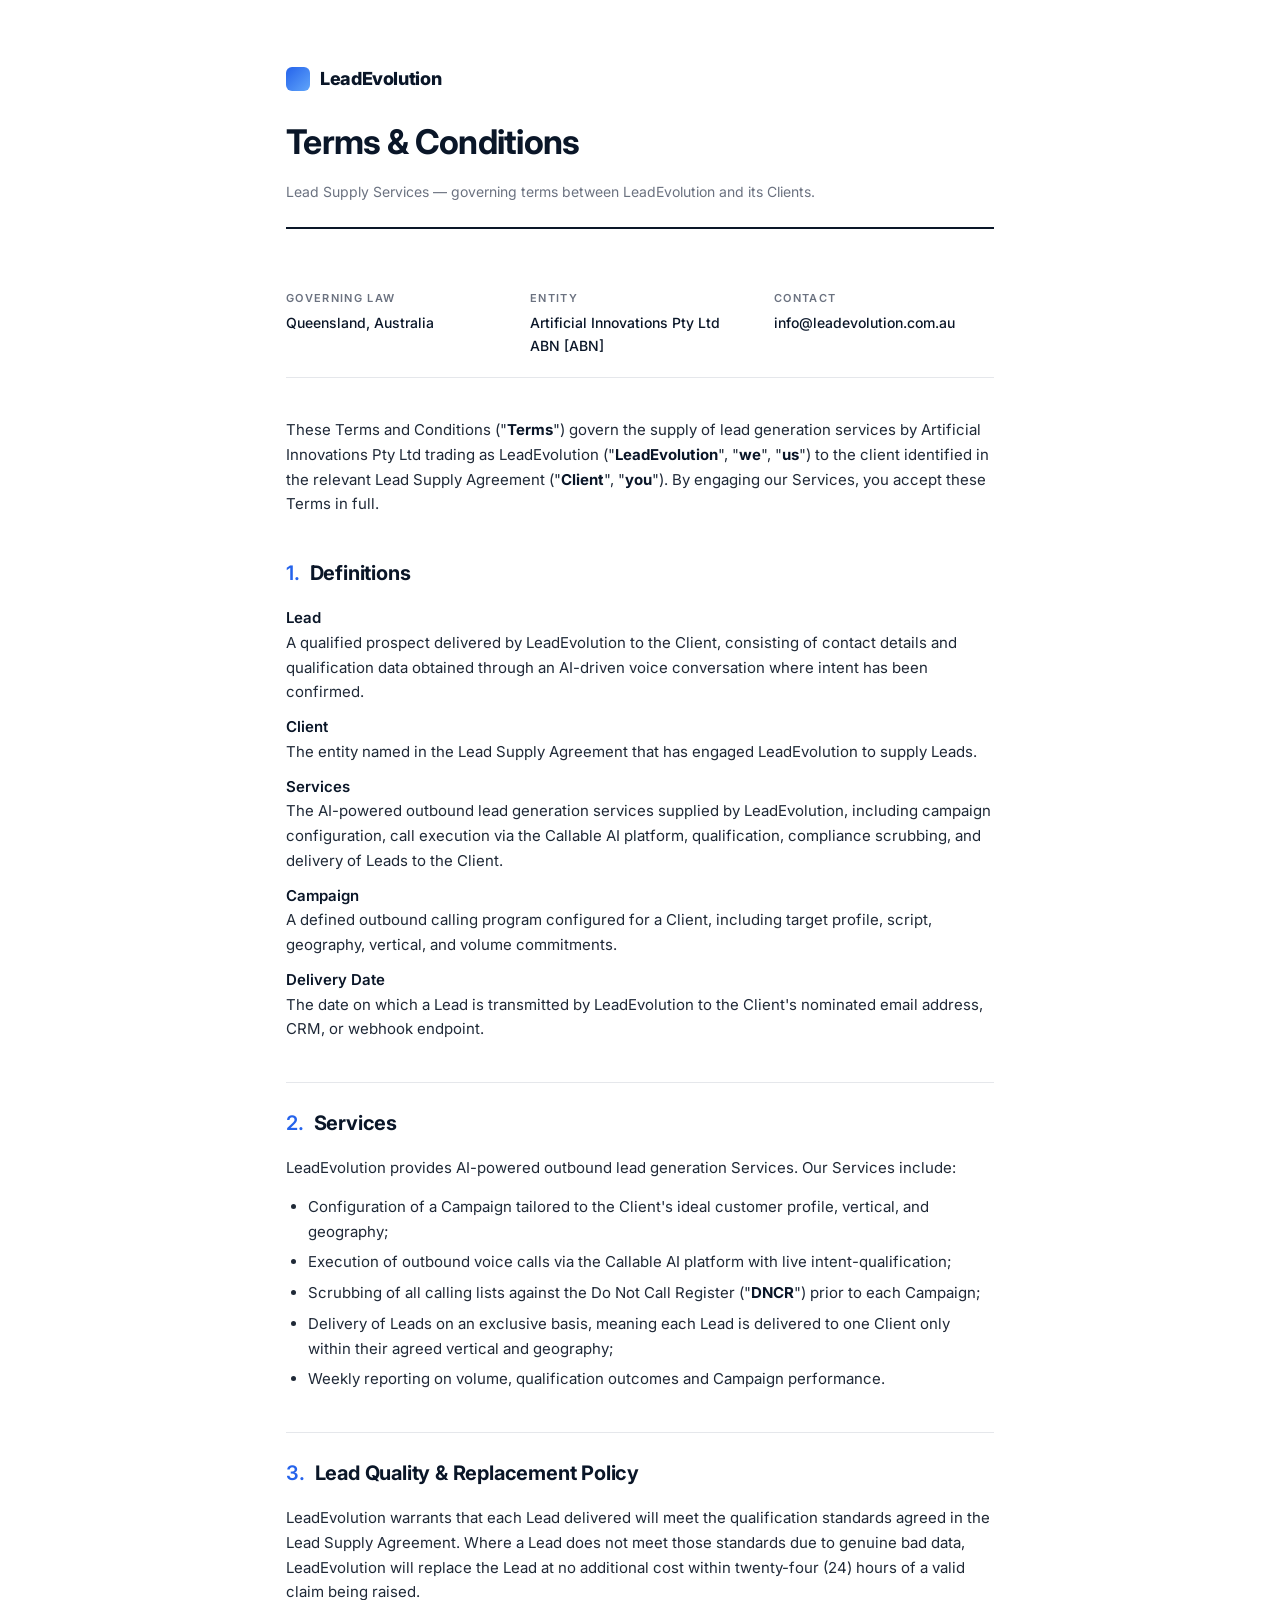
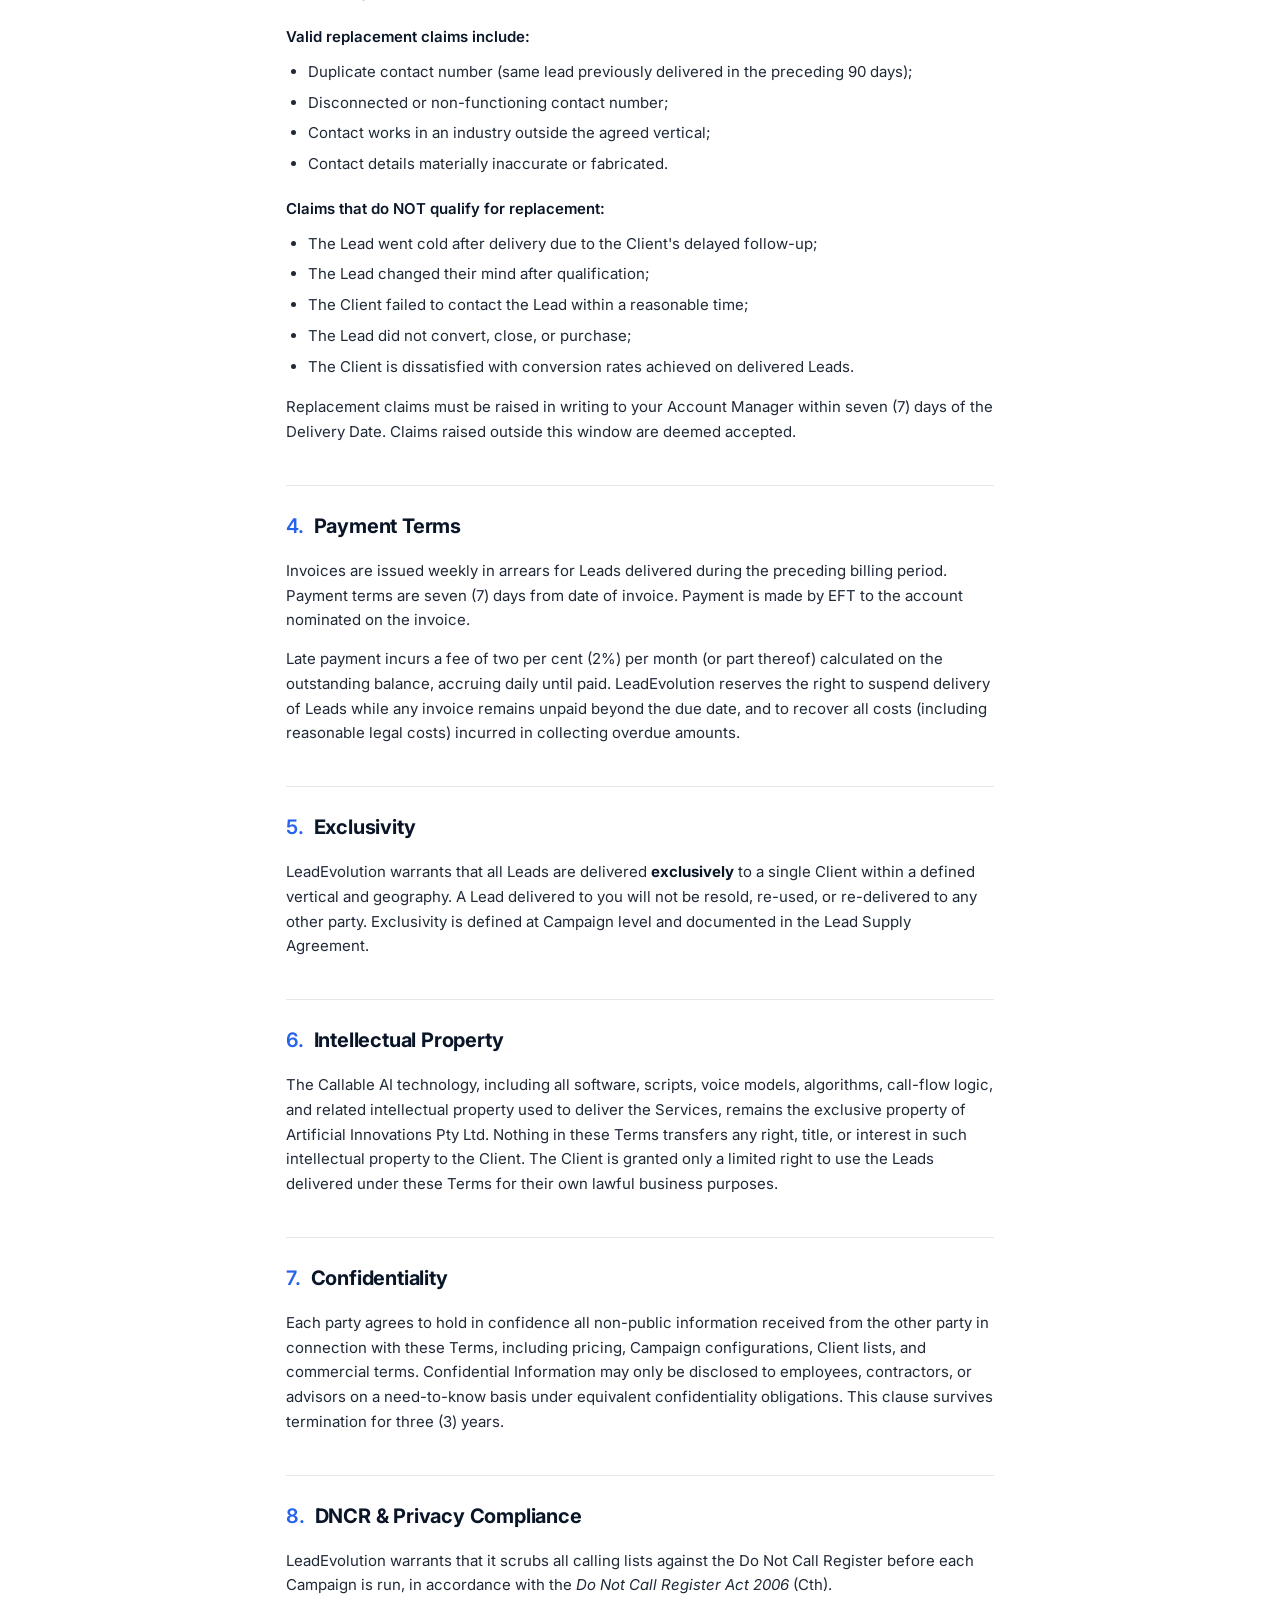
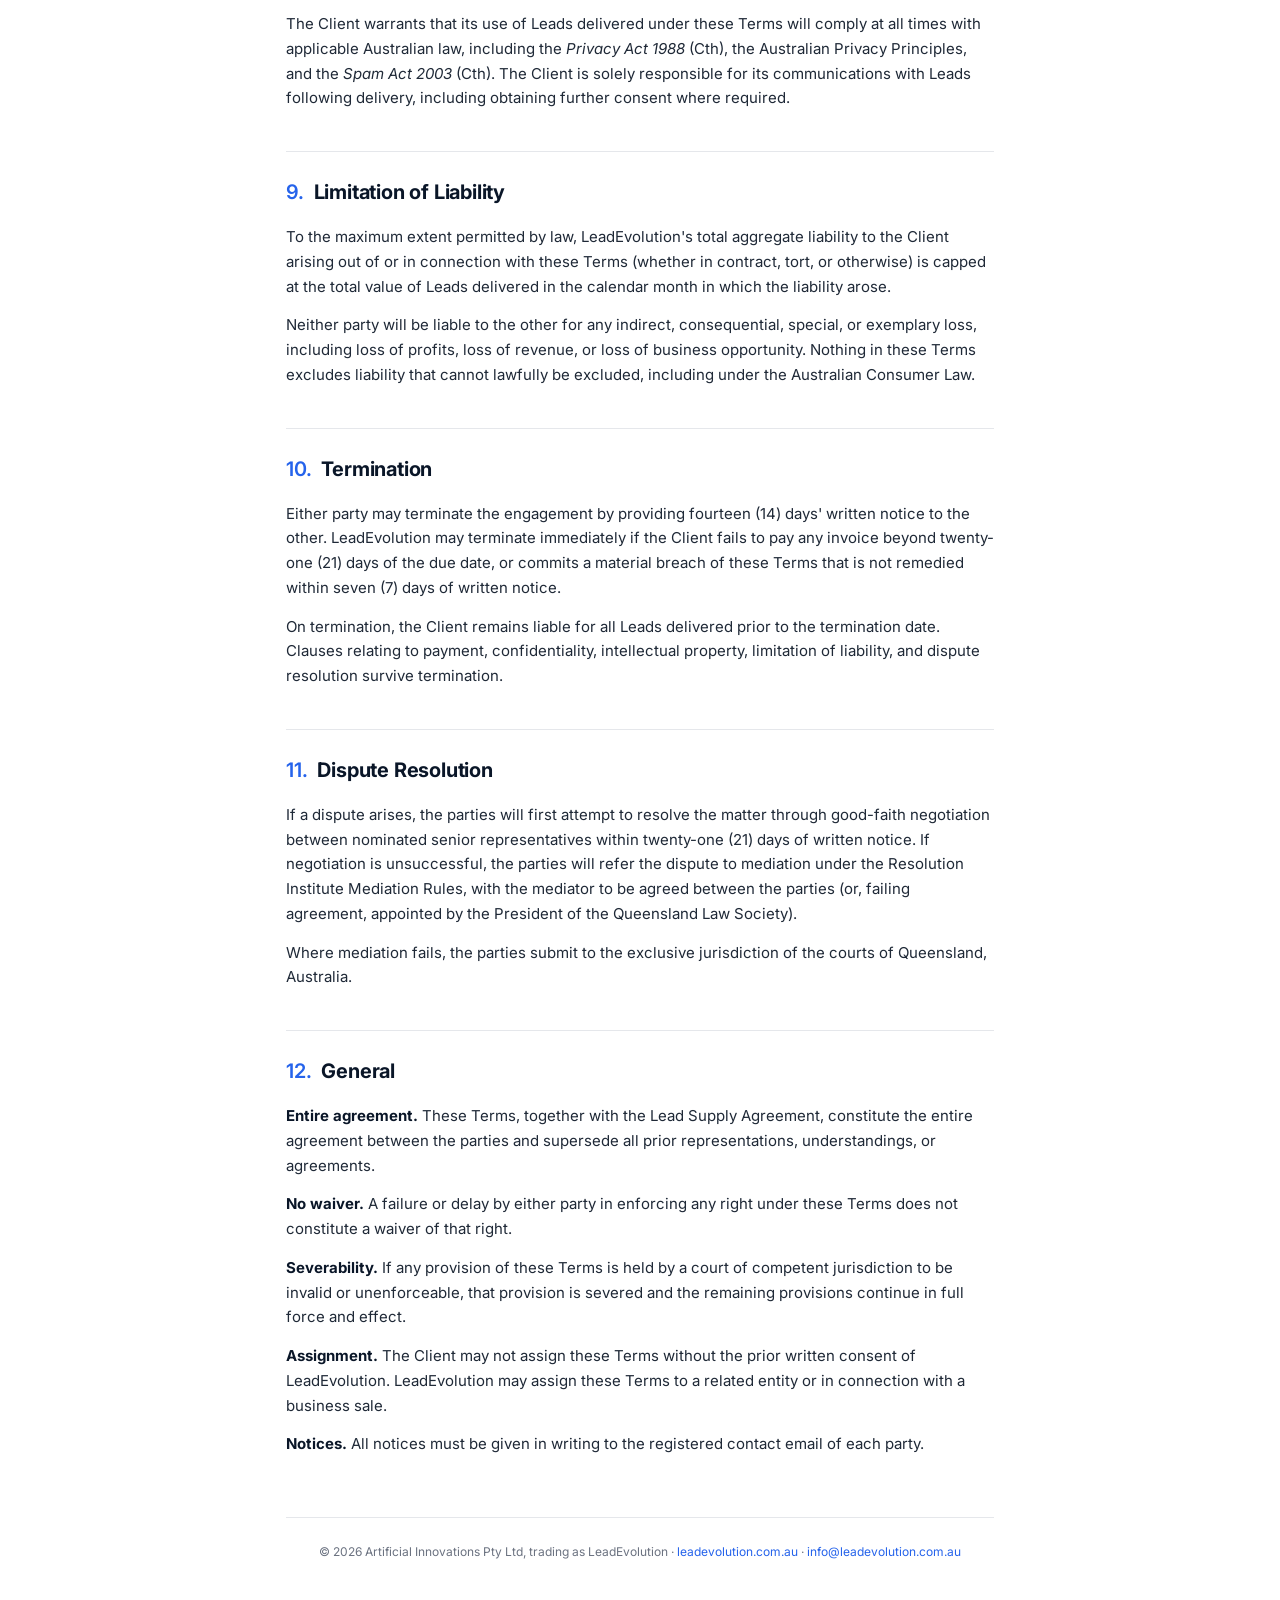
<file: terms.html>
<!DOCTYPE html>
<html lang="en">
<head>
<meta charset="UTF-8">
<meta name="viewport" content="width=device-width, initial-scale=1.0">
<title>LeadEvolution — Terms &amp; Conditions</title>
<link href="https://fonts.googleapis.com/css2?family=Inter:wght@300;400;500;600;700&display=swap" rel="stylesheet">
<style>
  :root {
    --navy: #0A1628;
    --blue: #2563EB;
    --text: #1f2937;
    --muted: #6b7280;
    --line: #e5e7eb;
  }
  * { box-sizing: border-box; margin: 0; padding: 0; }
  body {
    font-family: 'Inter', -apple-system, BlinkMacSystemFont, sans-serif;
    color: var(--text);
    background: #ffffff;
    line-height: 1.65;
    font-size: 15px;
    -webkit-font-smoothing: antialiased;
  }
  .page {
    max-width: 820px;
    margin: 0 auto;
    padding: 64px 56px 80px;
  }
  header.doc-header {
    border-bottom: 2px solid var(--navy);
    padding-bottom: 24px;
    margin-bottom: 40px;
  }
  .logo {
    font-weight: 800;
    font-size: 18px;
    letter-spacing: -0.02em;
    color: var(--navy);
    display: inline-flex;
    align-items: center;
    gap: 10px;
    margin-bottom: 20px;
  }
  .logo-mark {
    width: 24px; height: 24px;
    border-radius: 6px;
    background: linear-gradient(135deg, var(--blue), #60a5fa);
    display: inline-block;
  }
  h1 {
    font-size: 34px;
    font-weight: 700;
    letter-spacing: -0.02em;
    color: var(--navy);
    margin-bottom: 10px;
  }
  .subtitle {
    color: var(--muted);
    font-size: 14px;
  }
  .meta {
    display: grid;
    grid-template-columns: repeat(3, 1fr);
    gap: 24px;
    padding: 20px 0;
    margin-bottom: 40px;
    border-bottom: 1px solid var(--line);
  }
  .meta .label {
    font-size: 11px;
    text-transform: uppercase;
    letter-spacing: 0.12em;
    color: var(--muted);
    font-weight: 600;
    margin-bottom: 4px;
  }
  .meta .value {
    font-size: 14px;
    color: var(--navy);
    font-weight: 500;
  }
  h2 {
    font-size: 20px;
    color: var(--navy);
    font-weight: 700;
    margin: 40px 0 16px;
    letter-spacing: -0.01em;
    padding-top: 24px;
    border-top: 1px solid var(--line);
  }
  h2:first-of-type { padding-top: 0; border-top: none; }
  h2 .num {
    color: var(--blue);
    font-weight: 600;
    margin-right: 10px;
  }
  h3 {
    font-size: 15px;
    color: var(--navy);
    font-weight: 600;
    margin: 20px 0 8px;
  }
  p { margin-bottom: 14px; }
  ul, ol { margin: 10px 0 16px 22px; }
  li { margin-bottom: 6px; }
  dl {
    margin: 12px 0 16px;
    padding: 0;
  }
  dt {
    font-weight: 600;
    color: var(--navy);
    margin-top: 10px;
  }
  dd {
    margin-left: 0;
    margin-bottom: 6px;
    color: var(--text);
  }
  strong { color: var(--navy); }
  .footer {
    margin-top: 60px;
    padding-top: 24px;
    border-top: 1px solid var(--line);
    font-size: 12px;
    color: var(--muted);
    text-align: center;
  }
  .footer a { color: var(--blue); text-decoration: none; }

  @media print {
    body { font-size: 11.5px; }
    .page { padding: 32px; max-width: 100%; }
    h1 { font-size: 24px; }
    h2 { font-size: 16px; margin: 24px 0 10px; padding-top: 16px; }
    h2, h3 { page-break-after: avoid; }
  }
  @media (max-width: 640px) {
    .page { padding: 40px 24px; }
    .meta { grid-template-columns: 1fr; gap: 14px; }
    h1 { font-size: 26px; }
  }
</style>
</head>
<body>
<div class="page">

  <header class="doc-header">
    <div class="logo"><span class="logo-mark"></span>LeadEvolution</div>
    <h1>Terms &amp; Conditions</h1>
    <div class="subtitle">Lead Supply Services — governing terms between LeadEvolution and its Clients.</div>
  </header>

  <div class="meta">
    <div>
      <div class="label">Governing Law</div>
      <div class="value">Queensland, Australia</div>
    </div>
    <div>
      <div class="label">Entity</div>
      <div class="value">Artificial Innovations Pty Ltd<br>ABN [ABN]</div>
    </div>
    <div>
      <div class="label">Contact</div>
      <div class="value">info@leadevolution.com.au</div>
    </div>
  </div>

  <p>These Terms and Conditions ("<strong>Terms</strong>") govern the supply of lead generation services by Artificial Innovations Pty Ltd trading as LeadEvolution ("<strong>LeadEvolution</strong>", "<strong>we</strong>", "<strong>us</strong>") to the client identified in the relevant Lead Supply Agreement ("<strong>Client</strong>", "<strong>you</strong>"). By engaging our Services, you accept these Terms in full.</p>

  <h2><span class="num">1.</span>Definitions</h2>
  <dl>
    <dt>Lead</dt>
    <dd>A qualified prospect delivered by LeadEvolution to the Client, consisting of contact details and qualification data obtained through an AI-driven voice conversation where intent has been confirmed.</dd>
    <dt>Client</dt>
    <dd>The entity named in the Lead Supply Agreement that has engaged LeadEvolution to supply Leads.</dd>
    <dt>Services</dt>
    <dd>The AI-powered outbound lead generation services supplied by LeadEvolution, including campaign configuration, call execution via the Callable AI platform, qualification, compliance scrubbing, and delivery of Leads to the Client.</dd>
    <dt>Campaign</dt>
    <dd>A defined outbound calling program configured for a Client, including target profile, script, geography, vertical, and volume commitments.</dd>
    <dt>Delivery Date</dt>
    <dd>The date on which a Lead is transmitted by LeadEvolution to the Client's nominated email address, CRM, or webhook endpoint.</dd>
  </dl>

  <h2><span class="num">2.</span>Services</h2>
  <p>LeadEvolution provides AI-powered outbound lead generation Services. Our Services include:</p>
  <ul>
    <li>Configuration of a Campaign tailored to the Client's ideal customer profile, vertical, and geography;</li>
    <li>Execution of outbound voice calls via the Callable AI platform with live intent-qualification;</li>
    <li>Scrubbing of all calling lists against the Do Not Call Register ("<strong>DNCR</strong>") prior to each Campaign;</li>
    <li>Delivery of Leads on an exclusive basis, meaning each Lead is delivered to one Client only within their agreed vertical and geography;</li>
    <li>Weekly reporting on volume, qualification outcomes and Campaign performance.</li>
  </ul>

  <h2><span class="num">3.</span>Lead Quality &amp; Replacement Policy</h2>
  <p>LeadEvolution warrants that each Lead delivered will meet the qualification standards agreed in the Lead Supply Agreement. Where a Lead does not meet those standards due to genuine bad data, LeadEvolution will replace the Lead at no additional cost within twenty-four (24) hours of a valid claim being raised.</p>

  <h3>Valid replacement claims include:</h3>
  <ul>
    <li>Duplicate contact number (same lead previously delivered in the preceding 90 days);</li>
    <li>Disconnected or non-functioning contact number;</li>
    <li>Contact works in an industry outside the agreed vertical;</li>
    <li>Contact details materially inaccurate or fabricated.</li>
  </ul>

  <h3>Claims that do NOT qualify for replacement:</h3>
  <ul>
    <li>The Lead went cold after delivery due to the Client's delayed follow-up;</li>
    <li>The Lead changed their mind after qualification;</li>
    <li>The Client failed to contact the Lead within a reasonable time;</li>
    <li>The Lead did not convert, close, or purchase;</li>
    <li>The Client is dissatisfied with conversion rates achieved on delivered Leads.</li>
  </ul>
  <p>Replacement claims must be raised in writing to your Account Manager within seven (7) days of the Delivery Date. Claims raised outside this window are deemed accepted.</p>

  <h2><span class="num">4.</span>Payment Terms</h2>
  <p>Invoices are issued weekly in arrears for Leads delivered during the preceding billing period. Payment terms are seven (7) days from date of invoice. Payment is made by EFT to the account nominated on the invoice.</p>
  <p>Late payment incurs a fee of two per cent (2%) per month (or part thereof) calculated on the outstanding balance, accruing daily until paid. LeadEvolution reserves the right to suspend delivery of Leads while any invoice remains unpaid beyond the due date, and to recover all costs (including reasonable legal costs) incurred in collecting overdue amounts.</p>

  <h2><span class="num">5.</span>Exclusivity</h2>
  <p>LeadEvolution warrants that all Leads are delivered <strong>exclusively</strong> to a single Client within a defined vertical and geography. A Lead delivered to you will not be resold, re-used, or re-delivered to any other party. Exclusivity is defined at Campaign level and documented in the Lead Supply Agreement.</p>

  <h2><span class="num">6.</span>Intellectual Property</h2>
  <p>The Callable AI technology, including all software, scripts, voice models, algorithms, call-flow logic, and related intellectual property used to deliver the Services, remains the exclusive property of Artificial Innovations Pty Ltd. Nothing in these Terms transfers any right, title, or interest in such intellectual property to the Client. The Client is granted only a limited right to use the Leads delivered under these Terms for their own lawful business purposes.</p>

  <h2><span class="num">7.</span>Confidentiality</h2>
  <p>Each party agrees to hold in confidence all non-public information received from the other party in connection with these Terms, including pricing, Campaign configurations, Client lists, and commercial terms. Confidential Information may only be disclosed to employees, contractors, or advisors on a need-to-know basis under equivalent confidentiality obligations. This clause survives termination for three (3) years.</p>

  <h2><span class="num">8.</span>DNCR &amp; Privacy Compliance</h2>
  <p>LeadEvolution warrants that it scrubs all calling lists against the Do Not Call Register before each Campaign is run, in accordance with the <em>Do Not Call Register Act 2006</em> (Cth).</p>
  <p>The Client warrants that its use of Leads delivered under these Terms will comply at all times with applicable Australian law, including the <em>Privacy Act 1988</em> (Cth), the Australian Privacy Principles, and the <em>Spam Act 2003</em> (Cth). The Client is solely responsible for its communications with Leads following delivery, including obtaining further consent where required.</p>

  <h2><span class="num">9.</span>Limitation of Liability</h2>
  <p>To the maximum extent permitted by law, LeadEvolution's total aggregate liability to the Client arising out of or in connection with these Terms (whether in contract, tort, or otherwise) is capped at the total value of Leads delivered in the calendar month in which the liability arose.</p>
  <p>Neither party will be liable to the other for any indirect, consequential, special, or exemplary loss, including loss of profits, loss of revenue, or loss of business opportunity. Nothing in these Terms excludes liability that cannot lawfully be excluded, including under the Australian Consumer Law.</p>

  <h2><span class="num">10.</span>Termination</h2>
  <p>Either party may terminate the engagement by providing fourteen (14) days' written notice to the other. LeadEvolution may terminate immediately if the Client fails to pay any invoice beyond twenty-one (21) days of the due date, or commits a material breach of these Terms that is not remedied within seven (7) days of written notice.</p>
  <p>On termination, the Client remains liable for all Leads delivered prior to the termination date. Clauses relating to payment, confidentiality, intellectual property, limitation of liability, and dispute resolution survive termination.</p>

  <h2><span class="num">11.</span>Dispute Resolution</h2>
  <p>If a dispute arises, the parties will first attempt to resolve the matter through good-faith negotiation between nominated senior representatives within twenty-one (21) days of written notice. If negotiation is unsuccessful, the parties will refer the dispute to mediation under the Resolution Institute Mediation Rules, with the mediator to be agreed between the parties (or, failing agreement, appointed by the President of the Queensland Law Society).</p>
  <p>Where mediation fails, the parties submit to the exclusive jurisdiction of the courts of Queensland, Australia.</p>

  <h2><span class="num">12.</span>General</h2>
  <p><strong>Entire agreement.</strong> These Terms, together with the Lead Supply Agreement, constitute the entire agreement between the parties and supersede all prior representations, understandings, or agreements.</p>
  <p><strong>No waiver.</strong> A failure or delay by either party in enforcing any right under these Terms does not constitute a waiver of that right.</p>
  <p><strong>Severability.</strong> If any provision of these Terms is held by a court of competent jurisdiction to be invalid or unenforceable, that provision is severed and the remaining provisions continue in full force and effect.</p>
  <p><strong>Assignment.</strong> The Client may not assign these Terms without the prior written consent of LeadEvolution. LeadEvolution may assign these Terms to a related entity or in connection with a business sale.</p>
  <p><strong>Notices.</strong> All notices must be given in writing to the registered contact email of each party.</p>

  <div class="footer">
    &copy; 2026 Artificial Innovations Pty Ltd, trading as LeadEvolution &middot; <a href="https://leadevolution.com.au">leadevolution.com.au</a> &middot; <a href="mailto:info@leadevolution.com.au">info@leadevolution.com.au</a>
  </div>

</div>
</body>
</html>
</file>
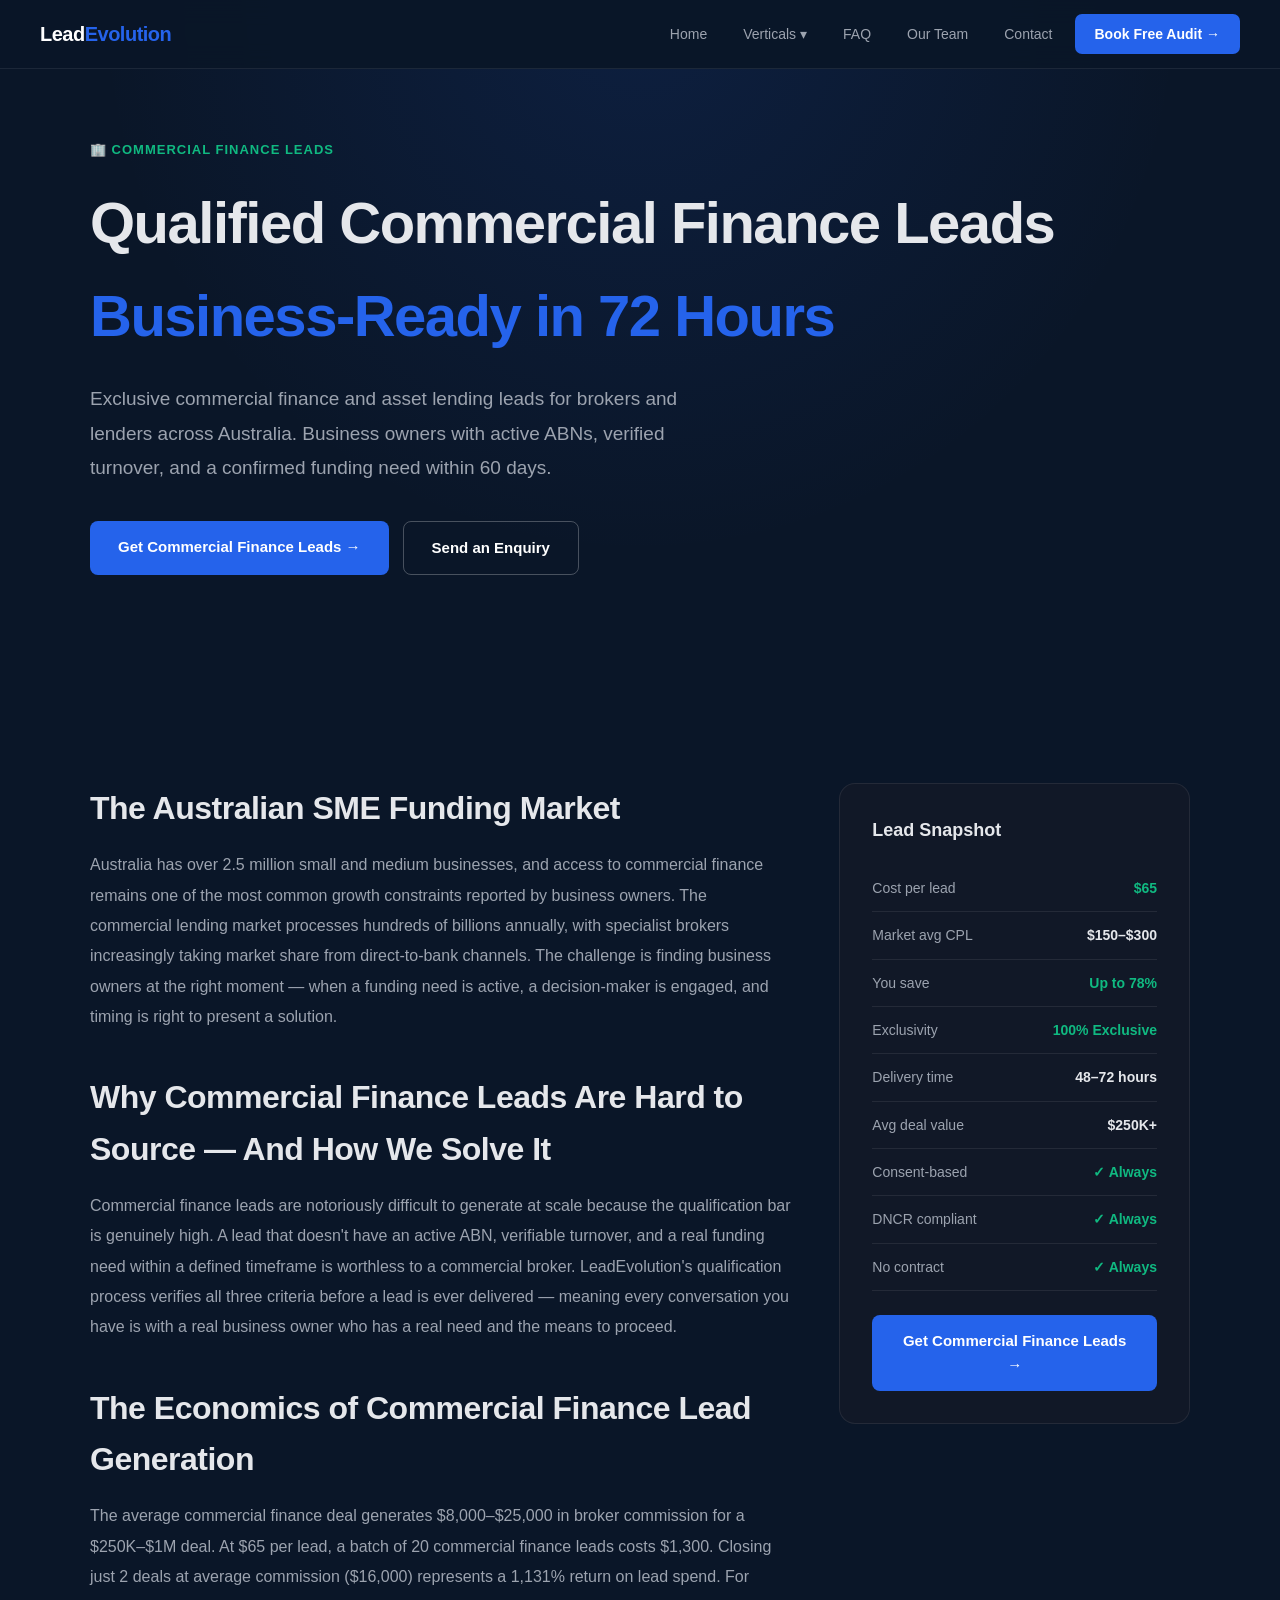
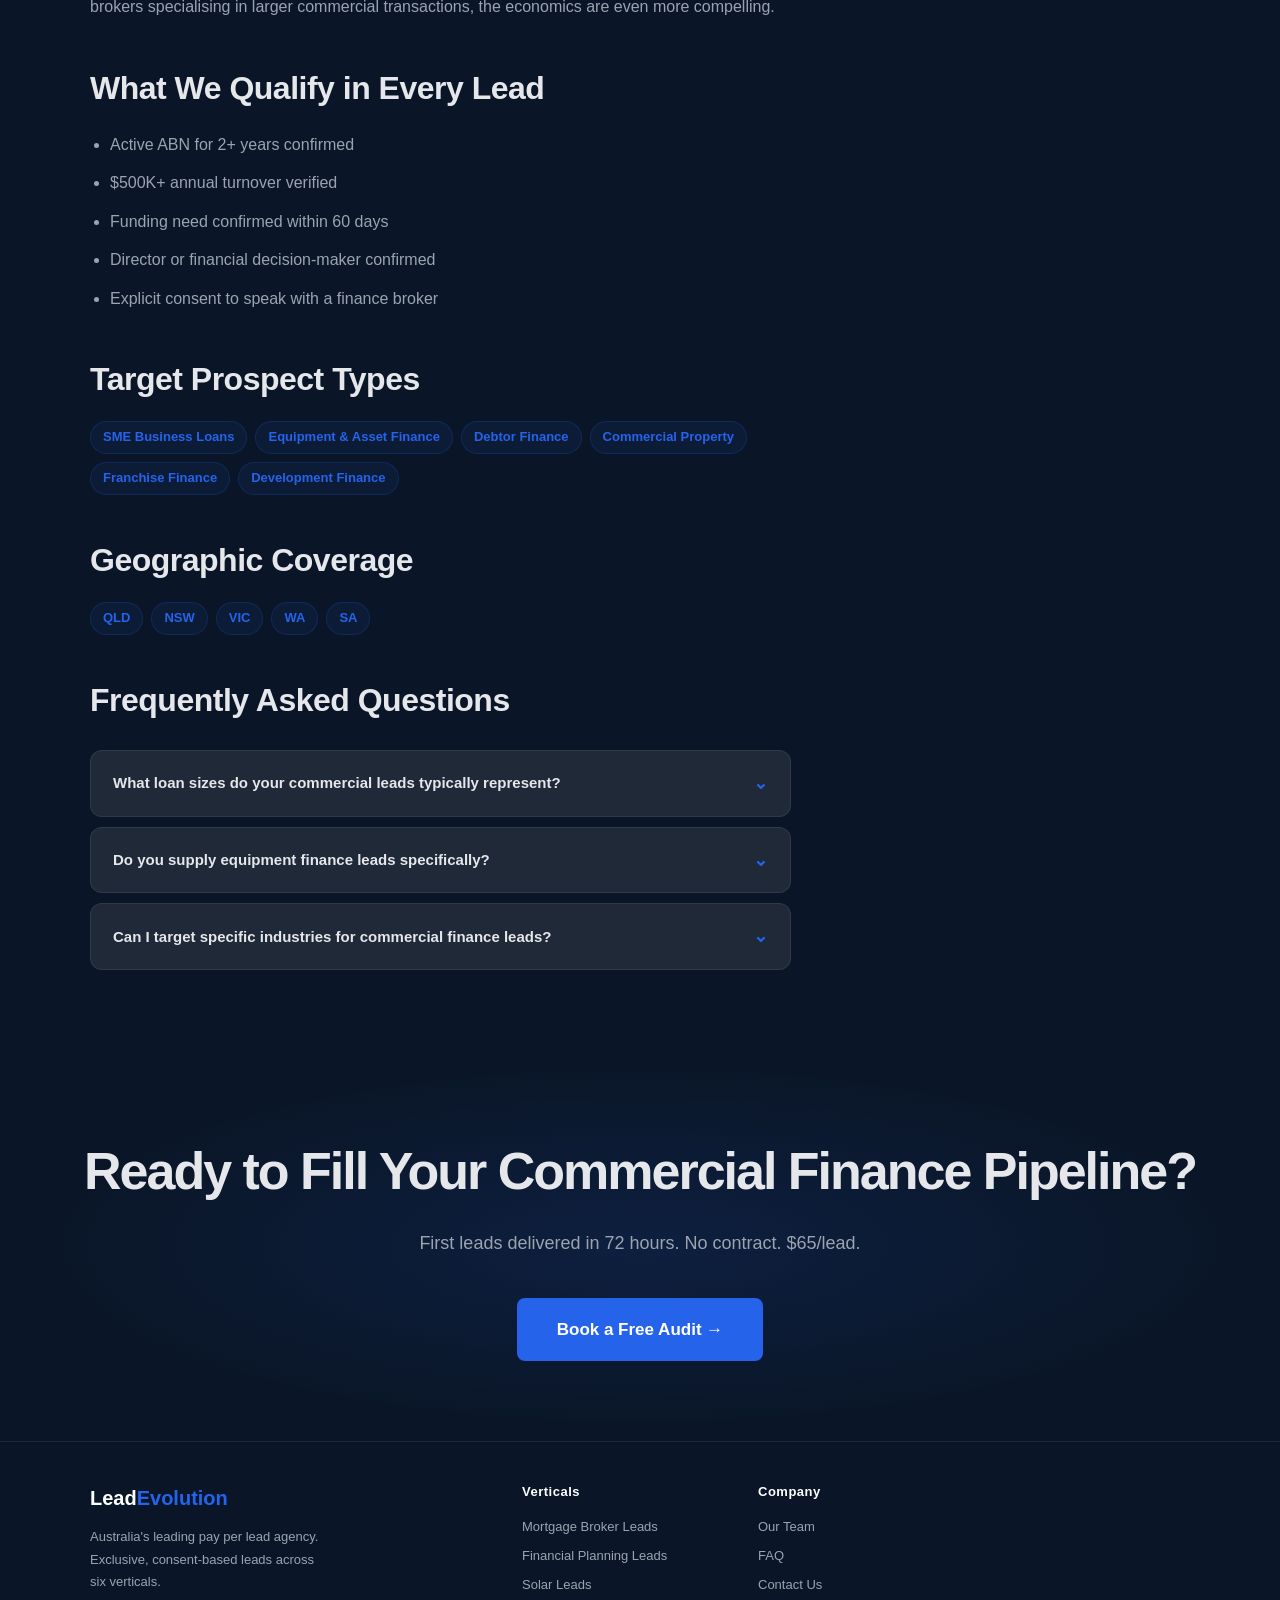
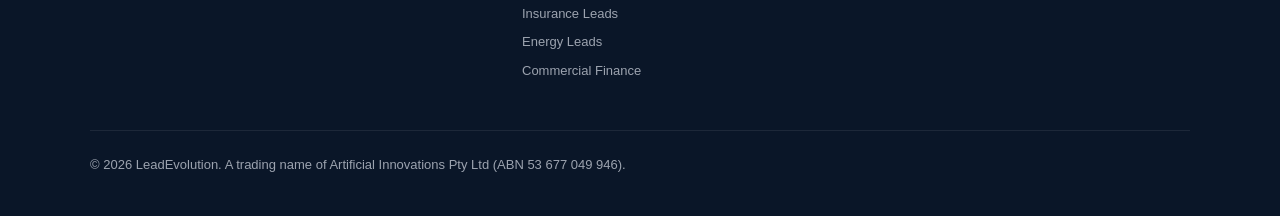
<file: verticals/commercial-finance-leads.html>
<!DOCTYPE html>
<html lang="en">
<head>
<meta charset="UTF-8"><meta name="viewport" content="width=device-width,initial-scale=1">
<title>Commercial Finance Leads Australia | Business Loans & Asset Lending | LeadEvolution</title>
<meta name="description" content="Buy qualified, exclusive commercial finance leads in Australia. Business loan and asset lending leads for brokers and lenders. $65/lead. No contracts. Consent-based. DNCR compliant.">
<link rel="stylesheet" href="../styles.css">
</head>
<body>
<nav>
  <div class="nav-inner">
    <a href="../index.html" class="nav-logo">Lead<span>Evolution</span></a>
    <div class="nav-links" id="navLinks">
      <a href="../index.html" class="nav-link">Home</a>
      <div class="dropdown"><span class="nav-link">Verticals &#9662;</span><div class="dropdown-menu"><a href="mortgage-broker-leads.html" class="dropdown-item">&#127968; Mortgage Broker Leads</a><a href="financial-planning-leads.html" class="dropdown-item">&#128202; Financial Planning Leads</a><a href="solar-leads.html" class="dropdown-item">&#9728;&#65039; Solar Leads</a><a href="insurance-leads.html" class="dropdown-item">&#128737;&#65039; Insurance Broker Leads</a><a href="energy-leads.html" class="dropdown-item">&#9889; Energy Broker Leads</a><a href="commercial-finance-leads.html" class="dropdown-item">&#127970; Commercial Finance Leads</a></div></div>
      <a href="../faq.html" class="nav-link">FAQ</a>
      <a href="../team.html" class="nav-link">Our Team</a>
      <a href="../contact.html" class="nav-link">Contact</a>
      <a href="https://calendly.com/jordan-leadevolution/30min" target="_blank" class="nav-link nav-cta">Book Free Audit &#8594;</a>
    </div>
    <div class="hamburger" id="hamburger"><span></span><span></span><span></span></div>
  </div>
</nav>
<div class="mobile-menu" id="mobile-menu">
  <a href="../index.html" class="mobile-link">Home</a>
  <a href="mortgage-broker-leads.html" class="mobile-link">&#127968; Mortgage Broker Leads</a>
  <a href="financial-planning-leads.html" class="mobile-link">&#128202; Financial Planning Leads</a>
  <a href="solar-leads.html" class="mobile-link">&#9728;&#65039; Solar Leads</a>
  <a href="insurance-leads.html" class="mobile-link">&#128737;&#65039; Insurance Broker Leads</a>
  <a href="energy-leads.html" class="mobile-link">&#9889; Energy Broker Leads</a>
  <a href="commercial-finance-leads.html" class="mobile-link">&#127970; Commercial Finance Leads</a>
  <a href="../faq.html" class="mobile-link">FAQ</a>
  <a href="../team.html" class="mobile-link">Our Team</a>
  <a href="../contact.html" class="mobile-link">Contact</a>
  <a href="https://calendly.com/jordan-leadevolution/30min" target="_blank" class="mobile-cta">Book Free Audit &#8594;</a>
</div>
<div class="page-hero">
  <div class="page-hero-inner">
    <div class="page-hero-label">🏢 Commercial Finance Leads</div>
    <h1>Qualified Commercial Finance Leads<br><em>Business-Ready in 72 Hours</em></h1>
    <p>Exclusive commercial finance and asset lending leads for brokers and lenders across Australia. Business owners with active ABNs, verified turnover, and a confirmed funding need within 60 days.</p>
    <div class="page-hero-btns">
      <a href="https://calendly.com/jordan-leadevolution/30min" target="_blank" class="btn btn-primary">Get Commercial Finance Leads →</a>
      <a href="../contact.html" class="btn btn-outline">Send an Enquiry</a>
    </div>
  </div>
</div>
<div class="section">
  <div class="section-inner">
    <div class="info-grid">
      <div class="content-block">
        <h2>The Australian SME Funding Market</h2><p>Australia has over 2.5 million small and medium businesses, and access to commercial finance remains one of the most common growth constraints reported by business owners. The commercial lending market processes hundreds of billions annually, with specialist brokers increasingly taking market share from direct-to-bank channels. The challenge is finding business owners at the right moment — when a funding need is active, a decision-maker is engaged, and timing is right to present a solution.</p><h2>Why Commercial Finance Leads Are Hard to Source — And How We Solve It</h2><p>Commercial finance leads are notoriously difficult to generate at scale because the qualification bar is genuinely high. A lead that doesn't have an active ABN, verifiable turnover, and a real funding need within a defined timeframe is worthless to a commercial broker. LeadEvolution's qualification process verifies all three criteria before a lead is ever delivered — meaning every conversation you have is with a real business owner who has a real need and the means to proceed.</p><h2>The Economics of Commercial Finance Lead Generation</h2><p>The average commercial finance deal generates $8,000–$25,000 in broker commission for a $250K–$1M deal. At $65 per lead, a batch of 20 commercial finance leads costs $1,300. Closing just 2 deals at average commission ($16,000) represents a 1,131% return on lead spend. For brokers specialising in larger commercial transactions, the economics are even more compelling.</p>
        <h2>What We Qualify in Every Lead</h2>
        <ul><li>Active ABN for 2+ years confirmed</li><li>$500K+ annual turnover verified</li><li>Funding need confirmed within 60 days</li><li>Director or financial decision-maker confirmed</li><li>Explicit consent to speak with a finance broker</li></ul>
        <h2>Target Prospect Types</h2>
        <div class="tag-row"><span class="tag">SME Business Loans</span><span class="tag">Equipment & Asset Finance</span><span class="tag">Debtor Finance</span><span class="tag">Commercial Property</span><span class="tag">Franchise Finance</span><span class="tag">Development Finance</span></div>
        <h2>Geographic Coverage</h2>
        <div class="tag-row"><span class="tag">QLD</span><span class="tag">NSW</span><span class="tag">VIC</span><span class="tag">WA</span><span class="tag">SA</span></div>
        <h2>Frequently Asked Questions</h2>
        <div class="faq-list" style="margin-top:24px"><div class="faq-item"><div class="faq-q">What loan sizes do your commercial leads typically represent?<span class="chevron">&#8964;</span></div><div class="faq-a"><p>Our commercial finance leads are pre-qualified for funding needs in the $100K–$5M range. During onboarding you can specify a minimum deal size to ensure leads match your lender panel and commercial preferences.</p></div></div><div class="faq-item"><div class="faq-q">Do you supply equipment finance leads specifically?<span class="chevron">&#8964;</span></div><div class="faq-a"><p>Yes. Equipment and asset finance leads are a distinct category we can qualify separately. These leads are pre-screened for business type, asset type (vehicles, machinery, technology, fitout), and purchase timeline.</p></div></div><div class="faq-item"><div class="faq-q">Can I target specific industries for commercial finance leads?<span class="chevron">&#8964;</span></div><div class="faq-a"><p>Yes. During onboarding we can configure industry filters — for example, hospitality, healthcare, construction, retail, or transport — based on your lender panel strengths and preferred deal types.</p></div></div></div>
      </div>
      <div>
        <div class="info-box">
          <h3>Lead Snapshot</h3>
          <div class="info-row"><span class="info-lbl">Cost per lead</span><span class="info-val g">$65</span></div><div class="info-row"><span class="info-lbl">Market avg CPL</span><span class="info-val">$150–$300</span></div><div class="info-row"><span class="info-lbl">You save</span><span class="info-val g">Up to 78%</span></div><div class="info-row"><span class="info-lbl">Exclusivity</span><span class="info-val g">100% Exclusive</span></div><div class="info-row"><span class="info-lbl">Delivery time</span><span class="info-val">48–72 hours</span></div><div class="info-row"><span class="info-lbl">Avg deal value</span><span class="info-val">$250K+</span></div><div class="info-row"><span class="info-lbl">Consent-based</span><span class="info-val g">✓ Always</span></div><div class="info-row"><span class="info-lbl">DNCR compliant</span><span class="info-val g">✓ Always</span></div><div class="info-row"><span class="info-lbl">No contract</span><span class="info-val g">✓ Always</span></div>
          <a href="https://calendly.com/jordan-leadevolution/30min" target="_blank" class="btn btn-primary" style="display:block;text-align:center;margin-top:24px">Get Commercial Finance Leads →</a>
        </div>
      </div>
    </div>
  </div>
</div>
<div class="final-cta">
  <h2>Ready to Fill Your Commercial Finance Pipeline?</h2>
  <p>First leads delivered in 72 hours. No contract. $65/lead.</p>
  <a href="https://calendly.com/jordan-leadevolution/30min" target="_blank" class="btn btn-primary btn-lg">Book a Free Audit &#8594;</a>
</div>
<footer>
  <div class="footer-inner">
    <div class="footer-top">
      <div><div class="footer-logo">Lead<span>Evolution</span></div><p class="footer-desc">Australia's leading pay per lead agency. Exclusive, consent-based leads across six verticals.</p></div>
      <div class="footer-col"><h4>Verticals</h4><a href="mortgage-broker-leads.html">Mortgage Broker Leads</a><a href="financial-planning-leads.html">Financial Planning Leads</a><a href="solar-leads.html">Solar Leads</a><a href="insurance-leads.html">Insurance Leads</a><a href="energy-leads.html">Energy Leads</a><a href="commercial-finance-leads.html">Commercial Finance</a></div>
      <div class="footer-col"><h4>Company</h4><a href="../team.html">Our Team</a><a href="../faq.html">FAQ</a><a href="../contact.html">Contact Us</a></div>
    </div>
    <div class="footer-bottom"><p>&copy; 2026 LeadEvolution. A trading name of Artificial Innovations Pty Ltd (ABN 53 677 049 946).</p></div>
  </div>
</footer>
<script src="../main.js"></script>
</body>
</html>
</file>
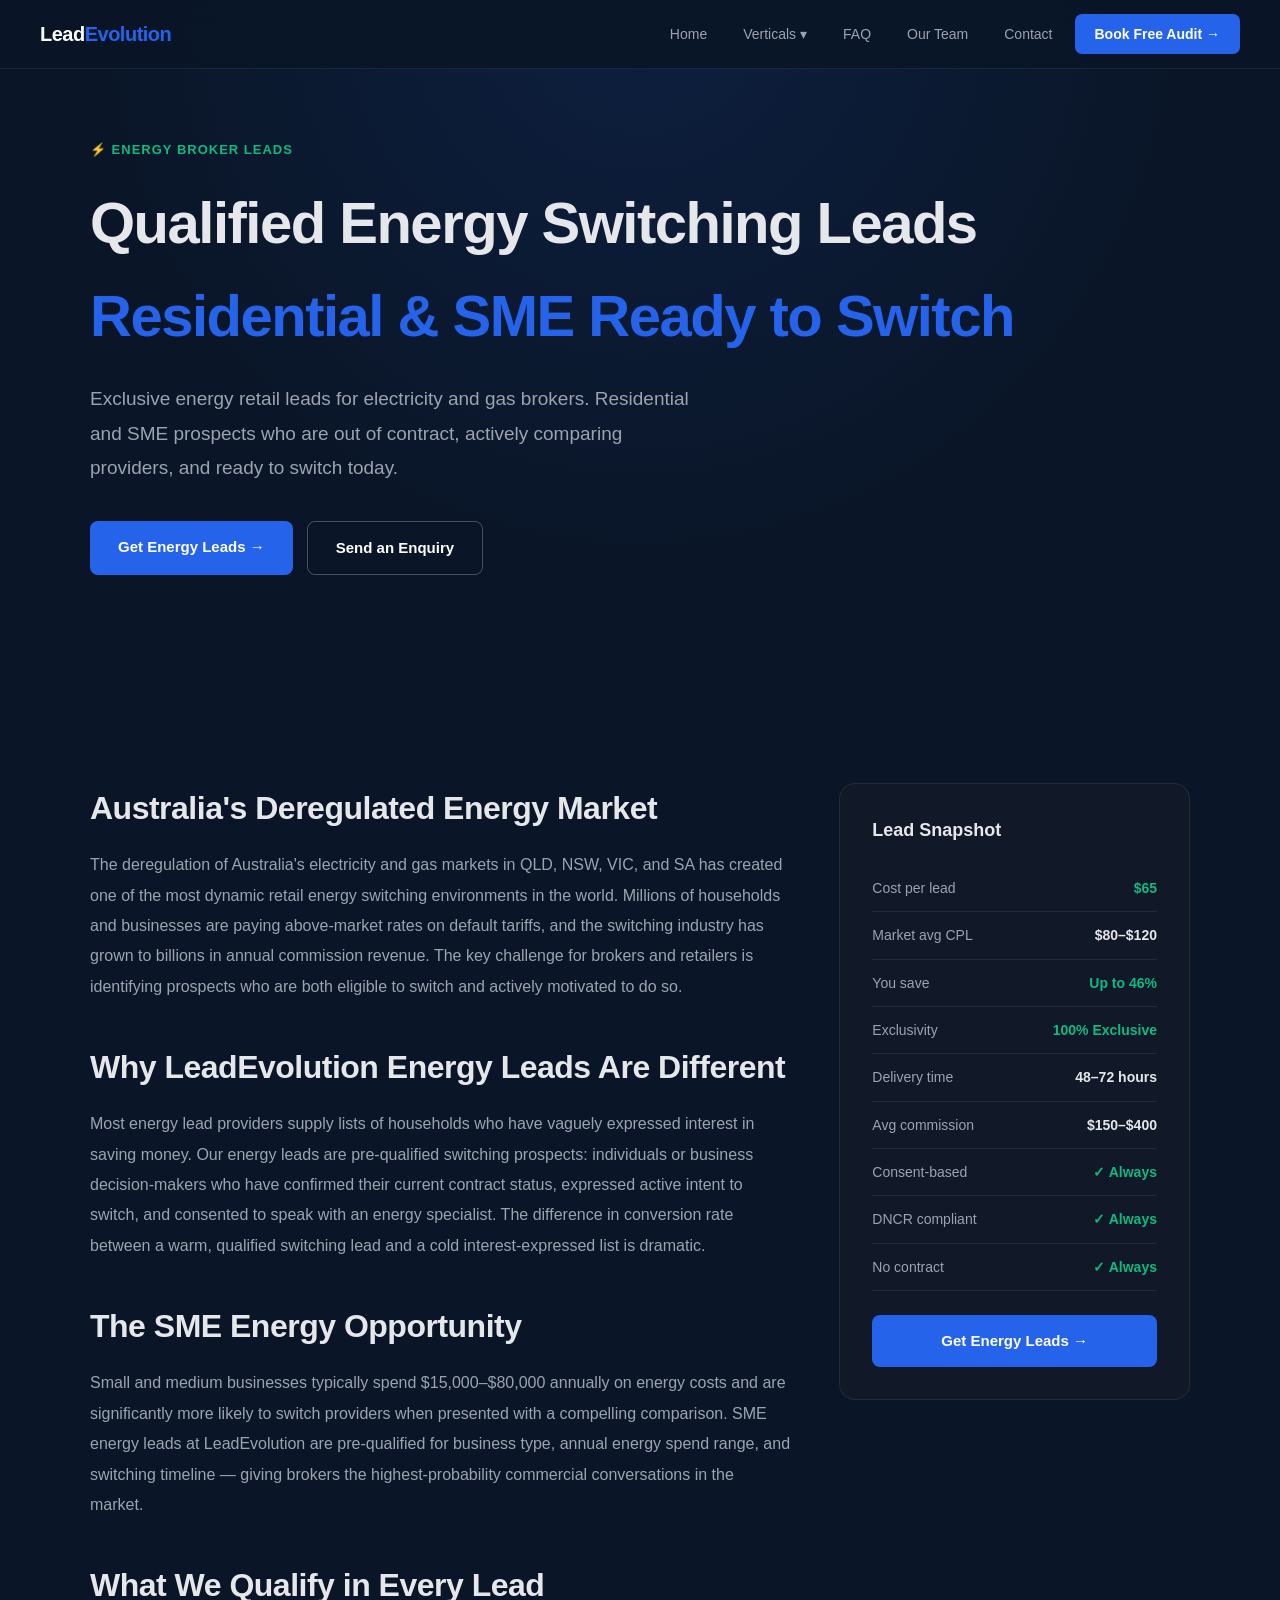
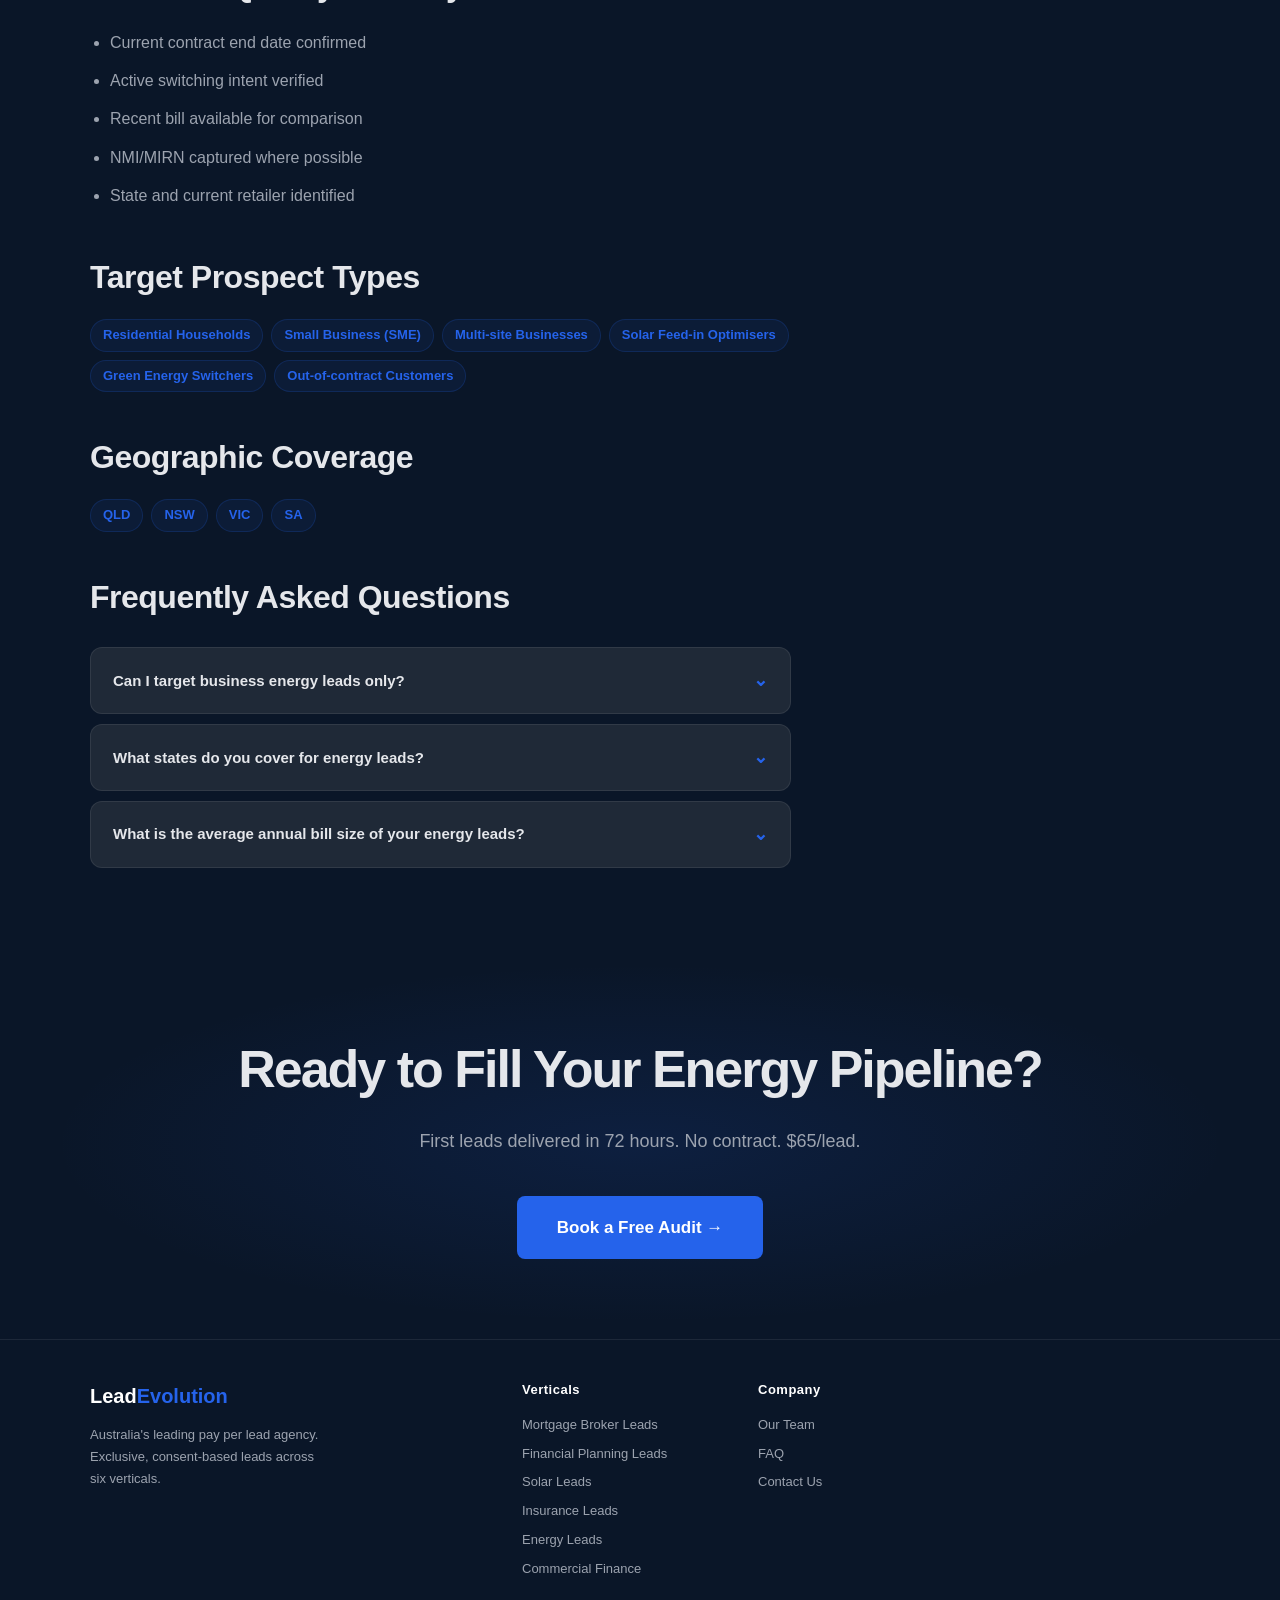
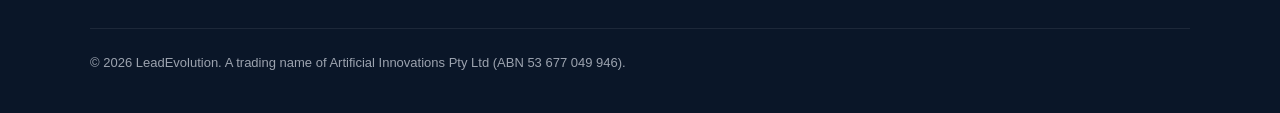
<file: verticals/energy-leads.html>
<!DOCTYPE html>
<html lang="en">
<head>
<meta charset="UTF-8"><meta name="viewport" content="width=device-width,initial-scale=1">
<title>Energy Broker Leads Australia | Electricity & Gas Switching | LeadEvolution</title>
<meta name="description" content="Buy qualified, exclusive energy broker leads in Australia. Residential and SME electricity and gas switching leads. $65/lead. No contracts. Consent-based. DNCR compliant.">
<link rel="stylesheet" href="../styles.css">
</head>
<body>
<nav>
  <div class="nav-inner">
    <a href="../index.html" class="nav-logo">Lead<span>Evolution</span></a>
    <div class="nav-links" id="navLinks">
      <a href="../index.html" class="nav-link">Home</a>
      <div class="dropdown"><span class="nav-link">Verticals &#9662;</span><div class="dropdown-menu"><a href="mortgage-broker-leads.html" class="dropdown-item">&#127968; Mortgage Broker Leads</a><a href="financial-planning-leads.html" class="dropdown-item">&#128202; Financial Planning Leads</a><a href="solar-leads.html" class="dropdown-item">&#9728;&#65039; Solar Leads</a><a href="insurance-leads.html" class="dropdown-item">&#128737;&#65039; Insurance Broker Leads</a><a href="energy-leads.html" class="dropdown-item">&#9889; Energy Broker Leads</a><a href="commercial-finance-leads.html" class="dropdown-item">&#127970; Commercial Finance Leads</a></div></div>
      <a href="../faq.html" class="nav-link">FAQ</a>
      <a href="../team.html" class="nav-link">Our Team</a>
      <a href="../contact.html" class="nav-link">Contact</a>
      <a href="https://calendly.com/jordan-leadevolution/30min" target="_blank" class="nav-link nav-cta">Book Free Audit &#8594;</a>
    </div>
    <div class="hamburger" id="hamburger"><span></span><span></span><span></span></div>
  </div>
</nav>
<div class="mobile-menu" id="mobile-menu">
  <a href="../index.html" class="mobile-link">Home</a>
  <a href="mortgage-broker-leads.html" class="mobile-link">&#127968; Mortgage Broker Leads</a>
  <a href="financial-planning-leads.html" class="mobile-link">&#128202; Financial Planning Leads</a>
  <a href="solar-leads.html" class="mobile-link">&#9728;&#65039; Solar Leads</a>
  <a href="insurance-leads.html" class="mobile-link">&#128737;&#65039; Insurance Broker Leads</a>
  <a href="energy-leads.html" class="mobile-link">&#9889; Energy Broker Leads</a>
  <a href="commercial-finance-leads.html" class="mobile-link">&#127970; Commercial Finance Leads</a>
  <a href="../faq.html" class="mobile-link">FAQ</a>
  <a href="../team.html" class="mobile-link">Our Team</a>
  <a href="../contact.html" class="mobile-link">Contact</a>
  <a href="https://calendly.com/jordan-leadevolution/30min" target="_blank" class="mobile-cta">Book Free Audit &#8594;</a>
</div>
<div class="page-hero">
  <div class="page-hero-inner">
    <div class="page-hero-label">⚡ Energy Broker Leads</div>
    <h1>Qualified Energy Switching Leads<br><em>Residential & SME Ready to Switch</em></h1>
    <p>Exclusive energy retail leads for electricity and gas brokers. Residential and SME prospects who are out of contract, actively comparing providers, and ready to switch today.</p>
    <div class="page-hero-btns">
      <a href="https://calendly.com/jordan-leadevolution/30min" target="_blank" class="btn btn-primary">Get Energy Leads →</a>
      <a href="../contact.html" class="btn btn-outline">Send an Enquiry</a>
    </div>
  </div>
</div>
<div class="section">
  <div class="section-inner">
    <div class="info-grid">
      <div class="content-block">
        <h2>Australia's Deregulated Energy Market</h2><p>The deregulation of Australia's electricity and gas markets in QLD, NSW, VIC, and SA has created one of the most dynamic retail energy switching environments in the world. Millions of households and businesses are paying above-market rates on default tariffs, and the switching industry has grown to billions in annual commission revenue. The key challenge for brokers and retailers is identifying prospects who are both eligible to switch and actively motivated to do so.</p><h2>Why LeadEvolution Energy Leads Are Different</h2><p>Most energy lead providers supply lists of households who have vaguely expressed interest in saving money. Our energy leads are pre-qualified switching prospects: individuals or business decision-makers who have confirmed their current contract status, expressed active intent to switch, and consented to speak with an energy specialist. The difference in conversion rate between a warm, qualified switching lead and a cold interest-expressed list is dramatic.</p><h2>The SME Energy Opportunity</h2><p>Small and medium businesses typically spend $15,000–$80,000 annually on energy costs and are significantly more likely to switch providers when presented with a compelling comparison. SME energy leads at LeadEvolution are pre-qualified for business type, annual energy spend range, and switching timeline — giving brokers the highest-probability commercial conversations in the market.</p>
        <h2>What We Qualify in Every Lead</h2>
        <ul><li>Current contract end date confirmed</li><li>Active switching intent verified</li><li>Recent bill available for comparison</li><li>NMI/MIRN captured where possible</li><li>State and current retailer identified</li></ul>
        <h2>Target Prospect Types</h2>
        <div class="tag-row"><span class="tag">Residential Households</span><span class="tag">Small Business (SME)</span><span class="tag">Multi-site Businesses</span><span class="tag">Solar Feed-in Optimisers</span><span class="tag">Green Energy Switchers</span><span class="tag">Out-of-contract Customers</span></div>
        <h2>Geographic Coverage</h2>
        <div class="tag-row"><span class="tag">QLD</span><span class="tag">NSW</span><span class="tag">VIC</span><span class="tag">SA</span></div>
        <h2>Frequently Asked Questions</h2>
        <div class="faq-list" style="margin-top:24px"><div class="faq-item"><div class="faq-q">Can I target business energy leads only?<span class="chevron">&#8964;</span></div><div class="faq-a"><p>Yes. During onboarding you can specify residential-only, SME-only, or both. SME energy leads carry additional qualification criteria including business type, annual energy spend, and decision-maker confirmation.</p></div></div><div class="faq-item"><div class="faq-q">What states do you cover for energy leads?<span class="chevron">&#8964;</span></div><div class="faq-a"><p>We generate energy switching leads in deregulated markets: QLD, NSW, VIC, and SA. The ACT market is available in limited volume. We do not currently generate WA energy leads as that market remains regulated under Synergy.</p></div></div><div class="faq-item"><div class="faq-q">What is the average annual bill size of your energy leads?<span class="chevron">&#8964;</span></div><div class="faq-a"><p>Residential leads typically represent households with $2,000–$5,000 annual energy spend. SME leads represent businesses spending $15,000–$80,000 annually. Both segments can be filtered during onboarding based on your commission structure.</p></div></div></div>
      </div>
      <div>
        <div class="info-box">
          <h3>Lead Snapshot</h3>
          <div class="info-row"><span class="info-lbl">Cost per lead</span><span class="info-val g">$65</span></div><div class="info-row"><span class="info-lbl">Market avg CPL</span><span class="info-val">$80–$120</span></div><div class="info-row"><span class="info-lbl">You save</span><span class="info-val g">Up to 46%</span></div><div class="info-row"><span class="info-lbl">Exclusivity</span><span class="info-val g">100% Exclusive</span></div><div class="info-row"><span class="info-lbl">Delivery time</span><span class="info-val">48–72 hours</span></div><div class="info-row"><span class="info-lbl">Avg commission</span><span class="info-val">$150–$400</span></div><div class="info-row"><span class="info-lbl">Consent-based</span><span class="info-val g">✓ Always</span></div><div class="info-row"><span class="info-lbl">DNCR compliant</span><span class="info-val g">✓ Always</span></div><div class="info-row"><span class="info-lbl">No contract</span><span class="info-val g">✓ Always</span></div>
          <a href="https://calendly.com/jordan-leadevolution/30min" target="_blank" class="btn btn-primary" style="display:block;text-align:center;margin-top:24px">Get Energy Leads →</a>
        </div>
      </div>
    </div>
  </div>
</div>
<div class="final-cta">
  <h2>Ready to Fill Your Energy Pipeline?</h2>
  <p>First leads delivered in 72 hours. No contract. $65/lead.</p>
  <a href="https://calendly.com/jordan-leadevolution/30min" target="_blank" class="btn btn-primary btn-lg">Book a Free Audit &#8594;</a>
</div>
<footer>
  <div class="footer-inner">
    <div class="footer-top">
      <div><div class="footer-logo">Lead<span>Evolution</span></div><p class="footer-desc">Australia's leading pay per lead agency. Exclusive, consent-based leads across six verticals.</p></div>
      <div class="footer-col"><h4>Verticals</h4><a href="mortgage-broker-leads.html">Mortgage Broker Leads</a><a href="financial-planning-leads.html">Financial Planning Leads</a><a href="solar-leads.html">Solar Leads</a><a href="insurance-leads.html">Insurance Leads</a><a href="energy-leads.html">Energy Leads</a><a href="commercial-finance-leads.html">Commercial Finance</a></div>
      <div class="footer-col"><h4>Company</h4><a href="../team.html">Our Team</a><a href="../faq.html">FAQ</a><a href="../contact.html">Contact Us</a></div>
    </div>
    <div class="footer-bottom"><p>&copy; 2026 LeadEvolution. A trading name of Artificial Innovations Pty Ltd (ABN 53 677 049 946).</p></div>
  </div>
</footer>
<script src="../main.js"></script>
</body>
</html>
</file>
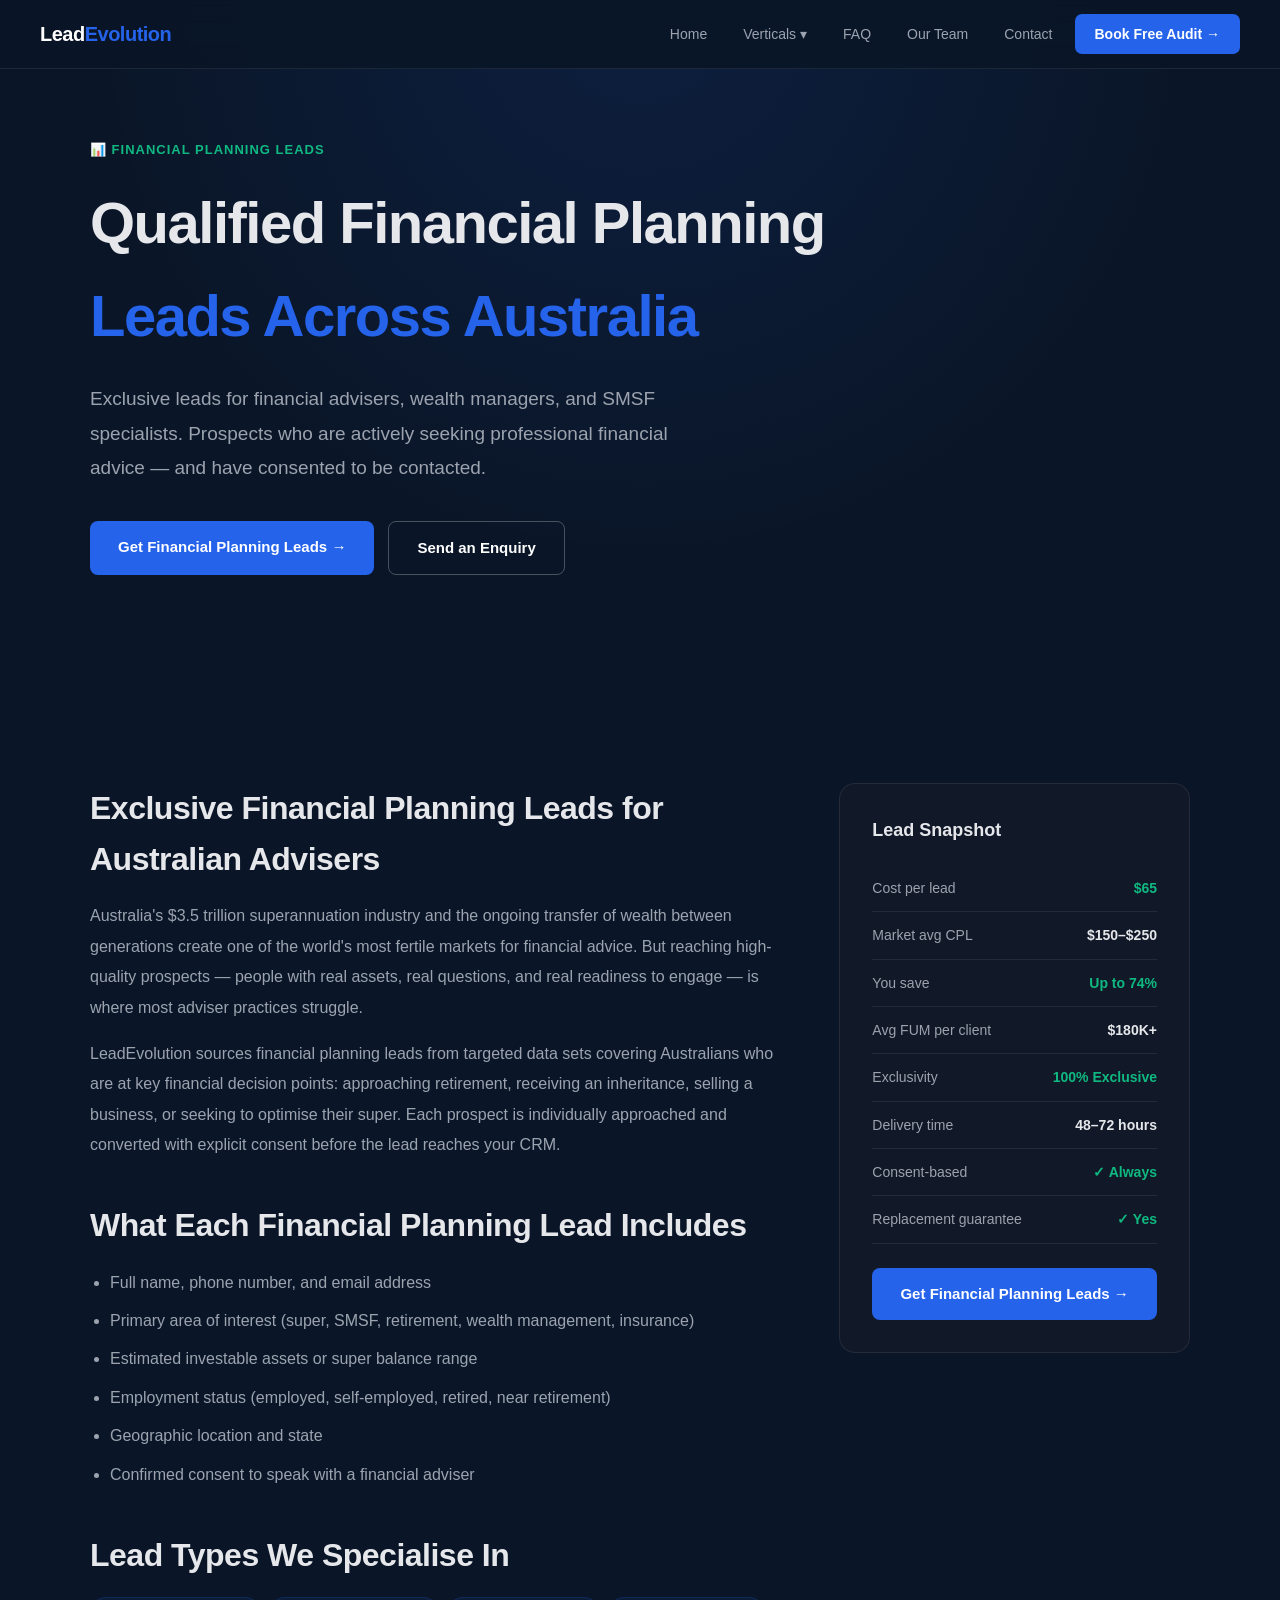
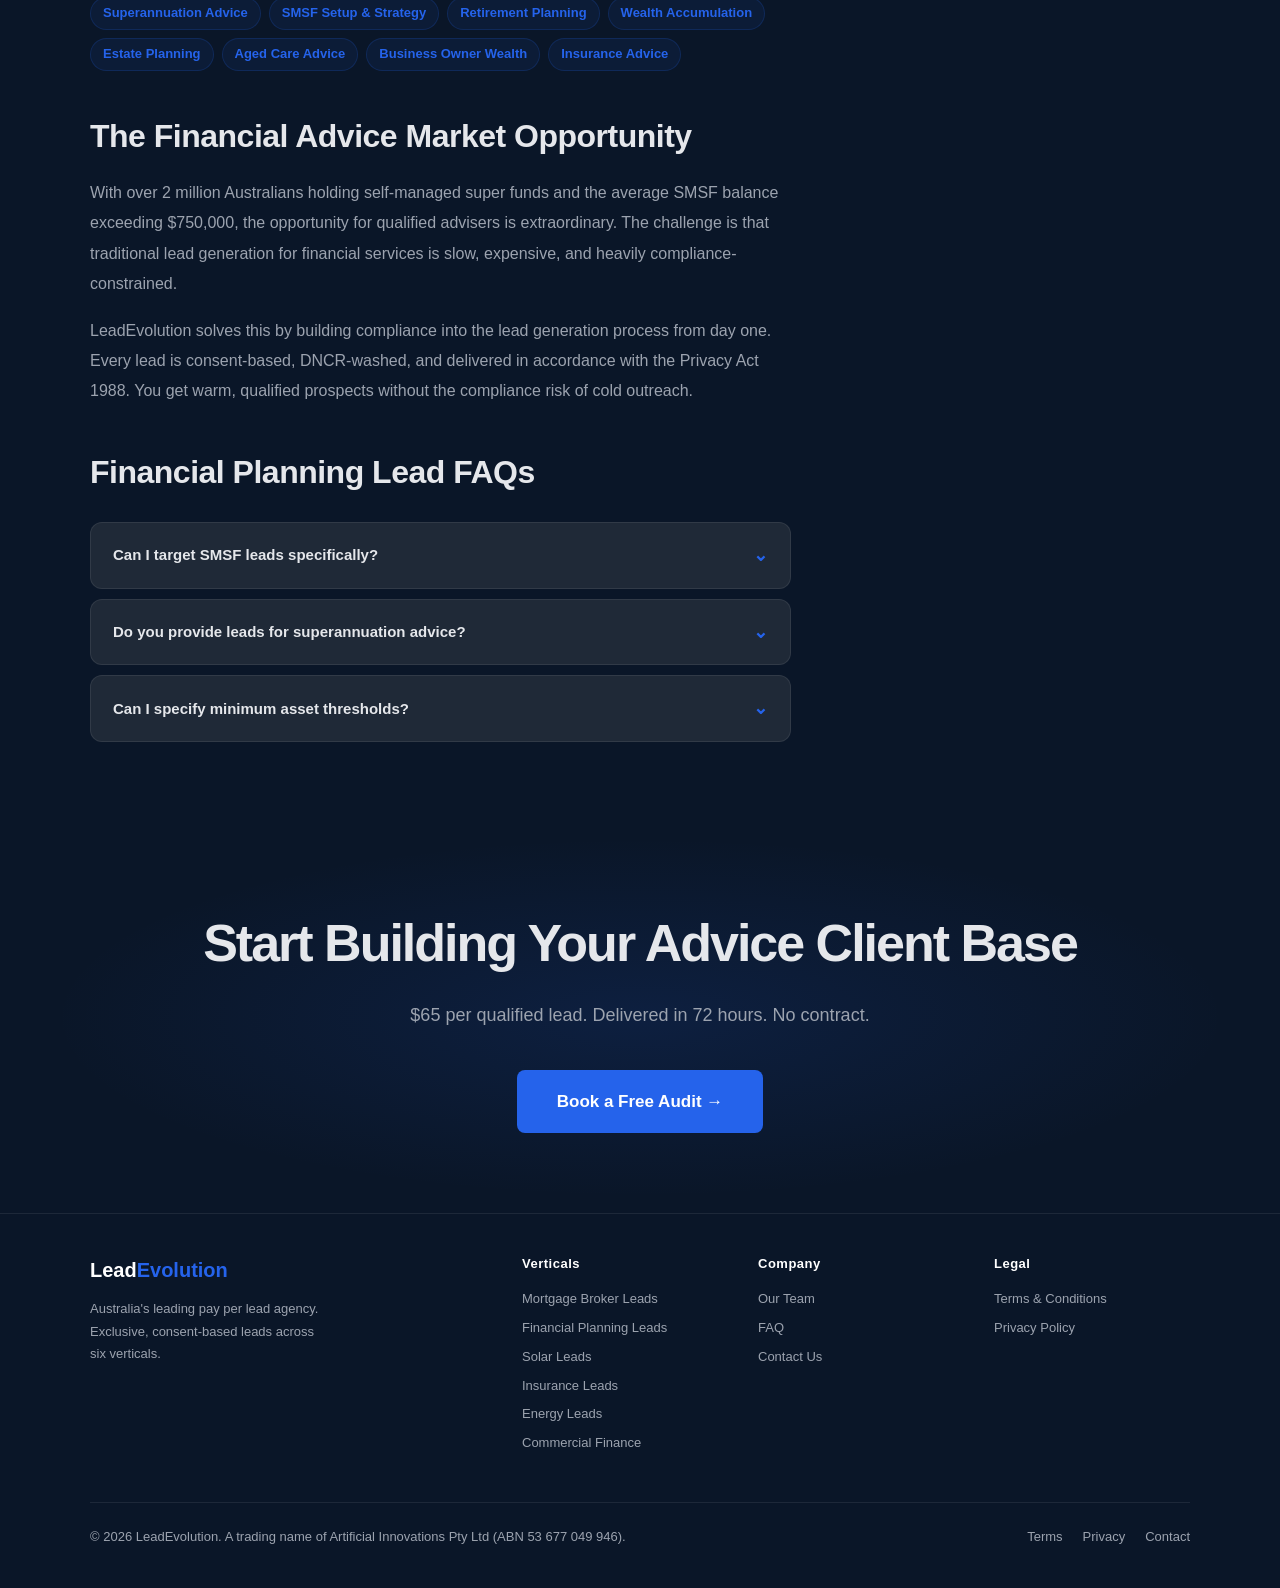
<file: verticals/financial-planning-leads.html>
<!DOCTYPE html>
<html lang="en">
<head>
<meta charset="UTF-8"><meta name="viewport" content="width=device-width,initial-scale=1">
<title>Financial Planning Leads Australia | SMSF & Wealth Management Leads | LeadEvolution</title>
<meta name="description" content="Exclusive financial planning leads for Australian advisers. Superannuation, SMSF, wealth management and retirement planning leads. $65/lead. No contracts. DNCR compliant.">
<meta name="keywords" content="financial planning leads Australia, financial adviser leads, SMSF leads, superannuation leads, wealth management leads, retirement planning leads, financial planner leads QLD NSW VIC">
<link rel="stylesheet" href="../styles.css">
</head>
<body>
<nav>
  <div class="nav-inner">
    <a href="../index.html" class="nav-logo">Lead<span>Evolution</span></a>
    <div class="nav-links" id="navLinks">
      <a href="../index.html" class="nav-link">Home</a>
      <div class="dropdown"><span class="nav-link">Verticals ▾</span><div class="dropdown-menu"><a href="mortgage-broker-leads.html" class="dropdown-item">🏠 Mortgage Broker Leads</a><a href="financial-planning-leads.html" class="dropdown-item">📊 Financial Planning Leads</a><a href="solar-leads.html" class="dropdown-item">☀️ Solar Leads</a><a href="insurance-leads.html" class="dropdown-item">🛡️ Insurance Broker Leads</a><a href="energy-leads.html" class="dropdown-item">⚡ Energy Broker Leads</a><a href="commercial-finance-leads.html" class="dropdown-item">🏢 Commercial Finance Leads</a></div></div>
      <a href="../faq.html" class="nav-link">FAQ</a>
      <a href="../team.html" class="nav-link">Our Team</a>
      <a href="../contact.html" class="nav-link">Contact</a>
      <a href="https://calendly.com/jordan-leadevolution/30min" target="_blank" class="nav-link nav-cta">Book Free Audit →</a>
    </div>
    <div class="hamburger" id="hamburger"><span></span><span></span><span></span></div>
  </div>
</nav>
<div class="mobile-menu" id="mobile-menu">
  <a href="../index.html" class="mobile-link">Home</a>
  <a href="mortgage-broker-leads.html" class="mobile-link">🏠 Mortgage Broker Leads</a>
  <a href="financial-planning-leads.html" class="mobile-link">📊 Financial Planning Leads</a>
  <a href="solar-leads.html" class="mobile-link">☀️ Solar Leads</a>
  <a href="insurance-leads.html" class="mobile-link">🛡️ Insurance Broker Leads</a>
  <a href="energy-leads.html" class="mobile-link">⚡ Energy Broker Leads</a>
  <a href="commercial-finance-leads.html" class="mobile-link">🏢 Commercial Finance Leads</a>
  <a href="../faq.html" class="mobile-link">FAQ</a>
  <a href="../team.html" class="mobile-link">Our Team</a>
  <a href="../contact.html" class="mobile-link">Contact</a>
  <a href="https://calendly.com/jordan-leadevolution/30min" target="_blank" class="mobile-cta">Book Free Audit →</a>
</div>

<div class="page-hero"><div class="page-hero-inner">
  <div class="page-hero-label">📊 Financial Planning Leads</div>
  <h1>Qualified Financial Planning<br><em>Leads Across Australia</em></h1>
  <p>Exclusive leads for financial advisers, wealth managers, and SMSF specialists. Prospects who are actively seeking professional financial advice — and have consented to be contacted.</p>
  <div class="page-hero-btns"><a href="https://calendly.com/jordan-leadevolution/30min" target="_blank" class="btn btn-primary">Get Financial Planning Leads →</a><a href="../contact.html" class="btn btn-outline">Send an Enquiry</a></div>
</div></div>

<div class="section"><div class="section-inner"><div class="info-grid">
  <div class="content-block">
    <h2>Exclusive Financial Planning Leads for Australian Advisers</h2>
    <p>Australia's $3.5 trillion superannuation industry and the ongoing transfer of wealth between generations create one of the world's most fertile markets for financial advice. But reaching high-quality prospects — people with real assets, real questions, and real readiness to engage — is where most adviser practices struggle.</p>
    <p>LeadEvolution sources financial planning leads from targeted data sets covering Australians who are at key financial decision points: approaching retirement, receiving an inheritance, selling a business, or seeking to optimise their super. Each prospect is individually approached and converted with explicit consent before the lead reaches your CRM.</p>

    <h2>What Each Financial Planning Lead Includes</h2>
    <ul>
      <li>Full name, phone number, and email address</li>
      <li>Primary area of interest (super, SMSF, retirement, wealth management, insurance)</li>
      <li>Estimated investable assets or super balance range</li>
      <li>Employment status (employed, self-employed, retired, near retirement)</li>
      <li>Geographic location and state</li>
      <li>Confirmed consent to speak with a financial adviser</li>
    </ul>

    <h2>Lead Types We Specialise In</h2>
    <div class="tag-row">
      <span class="tag">Superannuation Advice</span><span class="tag">SMSF Setup & Strategy</span><span class="tag">Retirement Planning</span>
      <span class="tag">Wealth Accumulation</span><span class="tag">Estate Planning</span><span class="tag">Aged Care Advice</span>
      <span class="tag">Business Owner Wealth</span><span class="tag">Insurance Advice</span>
    </div>

    <h2>The Financial Advice Market Opportunity</h2>
    <p>With over 2 million Australians holding self-managed super funds and the average SMSF balance exceeding $750,000, the opportunity for qualified advisers is extraordinary. The challenge is that traditional lead generation for financial services is slow, expensive, and heavily compliance-constrained.</p>
    <p>LeadEvolution solves this by building compliance into the lead generation process from day one. Every lead is consent-based, DNCR-washed, and delivered in accordance with the Privacy Act 1988. You get warm, qualified prospects without the compliance risk of cold outreach.</p>

    <h2>Financial Planning Lead FAQs</h2>
    <div class="faq-list" style="margin-top:24px">
      <div class="faq-item"><div class="faq-q">Can I target SMSF leads specifically?<span class="chevron">⌄</span></div><div class="faq-a"><p>Yes. SMSF leads are one of our most-requested financial planning sub-categories. We target existing SMSF trustees looking for advice, as well as prospects considering setting up an SMSF for the first time.</p></div></div>
      <div class="faq-item"><div class="faq-q">Do you provide leads for superannuation advice?<span class="chevron">⌄</span></div><div class="faq-a"><p>Yes. Our founder Jordan spent years in superannuation sales and understands this market deeply. We can target Australians approaching retirement, those receiving employer super contributions they want to optimise, and those seeking advice on consolidating multiple super accounts.</p></div></div>
      <div class="faq-item"><div class="faq-q">Can I specify minimum asset thresholds?<span class="chevron">⌄</span></div><div class="faq-a"><p>Yes. We can target leads by estimated asset range or super balance, ensuring leads match your minimum client profile. This is particularly important for advisers operating under a minimum FUM or assets-under-advice model.</p></div></div>
    </div>
  </div>
  <div><div class="info-box"><h3>Lead Snapshot</h3>
    <div class="info-row"><span class="info-lbl">Cost per lead</span><span class="info-val g">$65</span></div>
    <div class="info-row"><span class="info-lbl">Market avg CPL</span><span class="info-val">$150–$250</span></div>
    <div class="info-row"><span class="info-lbl">You save</span><span class="info-val g">Up to 74%</span></div>
    <div class="info-row"><span class="info-lbl">Avg FUM per client</span><span class="info-val">$180K+</span></div>
    <div class="info-row"><span class="info-lbl">Exclusivity</span><span class="info-val g">100% Exclusive</span></div>
    <div class="info-row"><span class="info-lbl">Delivery time</span><span class="info-val">48–72 hours</span></div>
    <div class="info-row"><span class="info-lbl">Consent-based</span><span class="info-val g">✓ Always</span></div>
    <div class="info-row"><span class="info-lbl">Replacement guarantee</span><span class="info-val g">✓ Yes</span></div>
    <a href="https://calendly.com/jordan-leadevolution/30min" target="_blank" class="btn btn-primary" style="display:block;text-align:center;margin-top:24px">Get Financial Planning Leads →</a>
  </div></div>
</div></div></div>

<div class="final-cta"><h2>Start Building Your Advice Client Base</h2><p>$65 per qualified lead. Delivered in 72 hours. No contract.</p><a href="https://calendly.com/jordan-leadevolution/30min" target="_blank" class="btn btn-primary btn-lg">Book a Free Audit →</a></div>

<footer><div class="footer-inner"><div class="footer-top"><div><div class="footer-logo">Lead<span>Evolution</span></div><p class="footer-desc">Australia's leading pay per lead agency. Exclusive, consent-based leads across six verticals.</p></div><div class="footer-col"><h4>Verticals</h4><a href="mortgage-broker-leads.html">Mortgage Broker Leads</a><a href="financial-planning-leads.html">Financial Planning Leads</a><a href="solar-leads.html">Solar Leads</a><a href="insurance-leads.html">Insurance Leads</a><a href="energy-leads.html">Energy Leads</a><a href="commercial-finance-leads.html">Commercial Finance</a></div><div class="footer-col"><h4>Company</h4><a href="../team.html">Our Team</a><a href="../faq.html">FAQ</a><a href="../contact.html">Contact Us</a></div><div class="footer-col"><h4>Legal</h4><a href="../terms.html">Terms & Conditions</a><a href="../privacy.html">Privacy Policy</a></div></div><div class="footer-bottom"><p>© 2026 LeadEvolution. A trading name of Artificial Innovations Pty Ltd (ABN 53 677 049 946).</p><div class="footer-links"><a href="../terms.html">Terms</a><a href="../privacy.html">Privacy</a><a href="../contact.html">Contact</a></div></div></div></footer>
<script src="../main.js"></script>
</body></html>
</file>
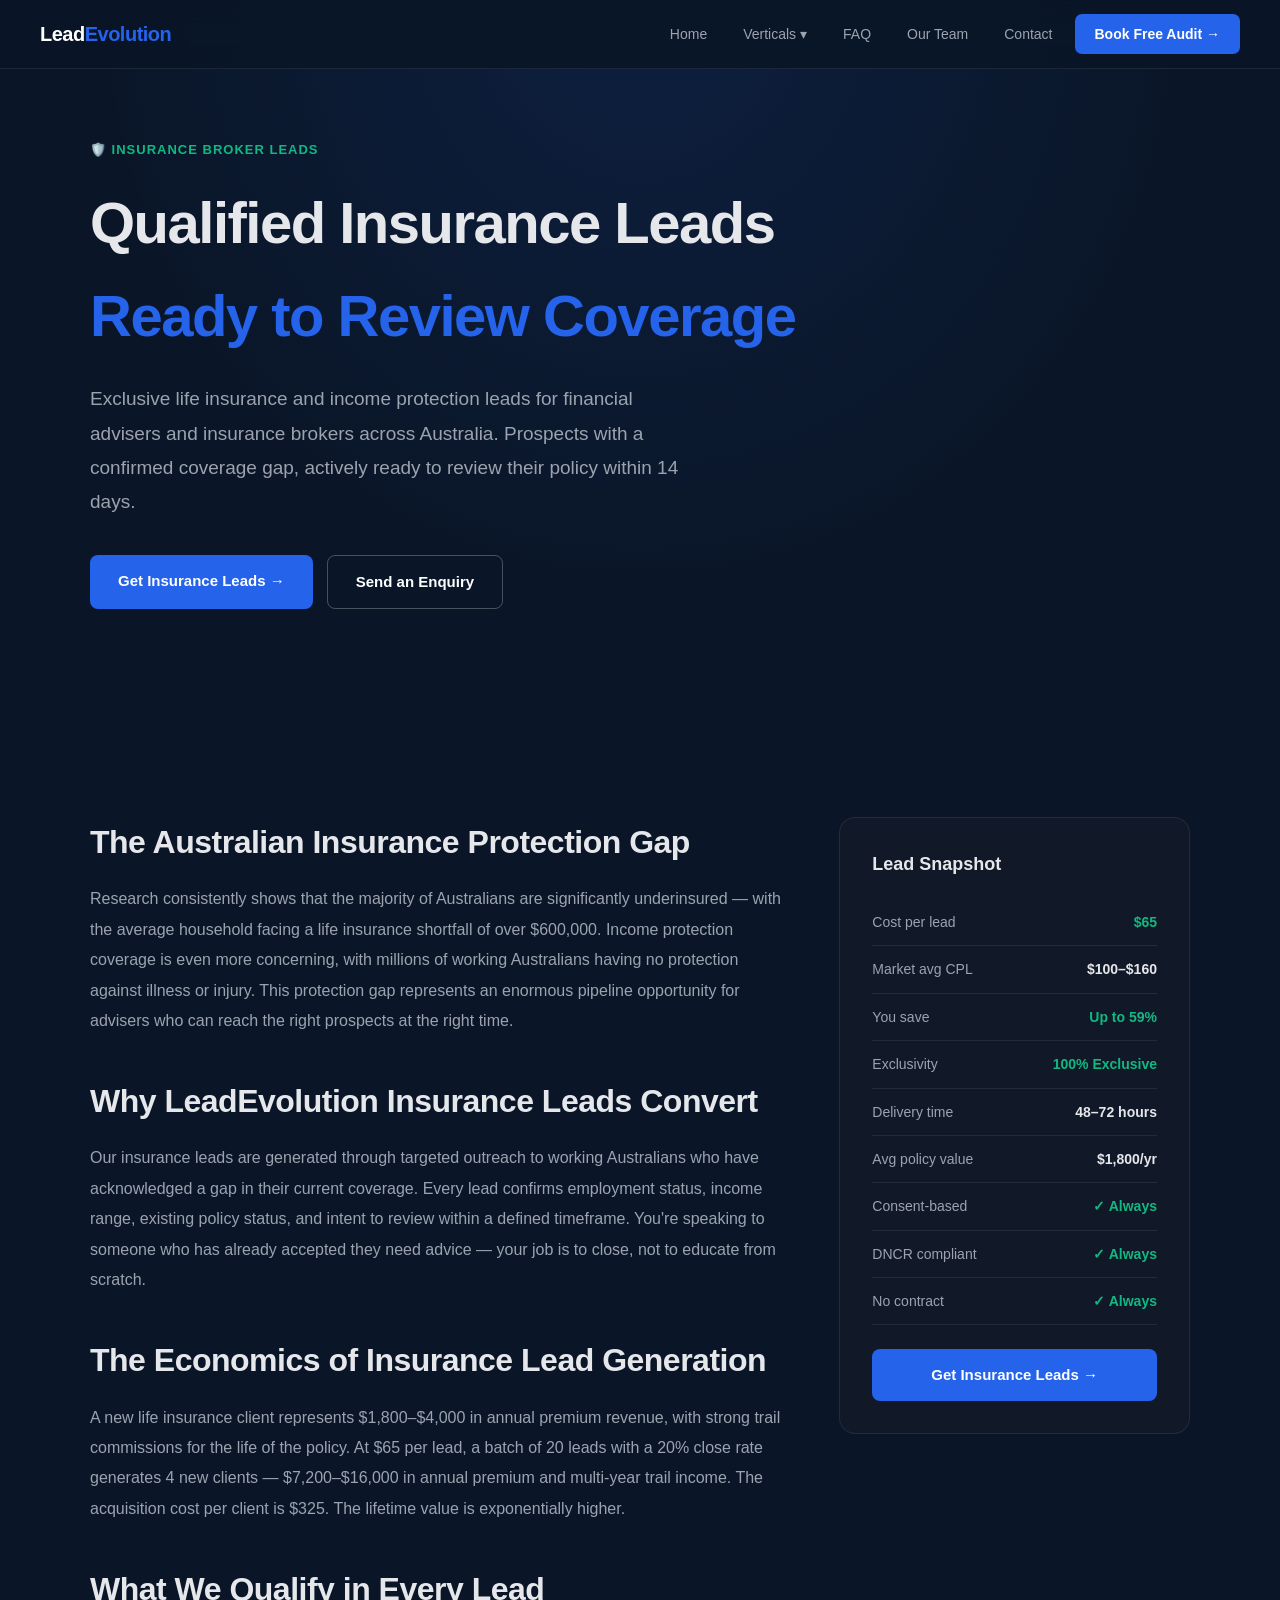
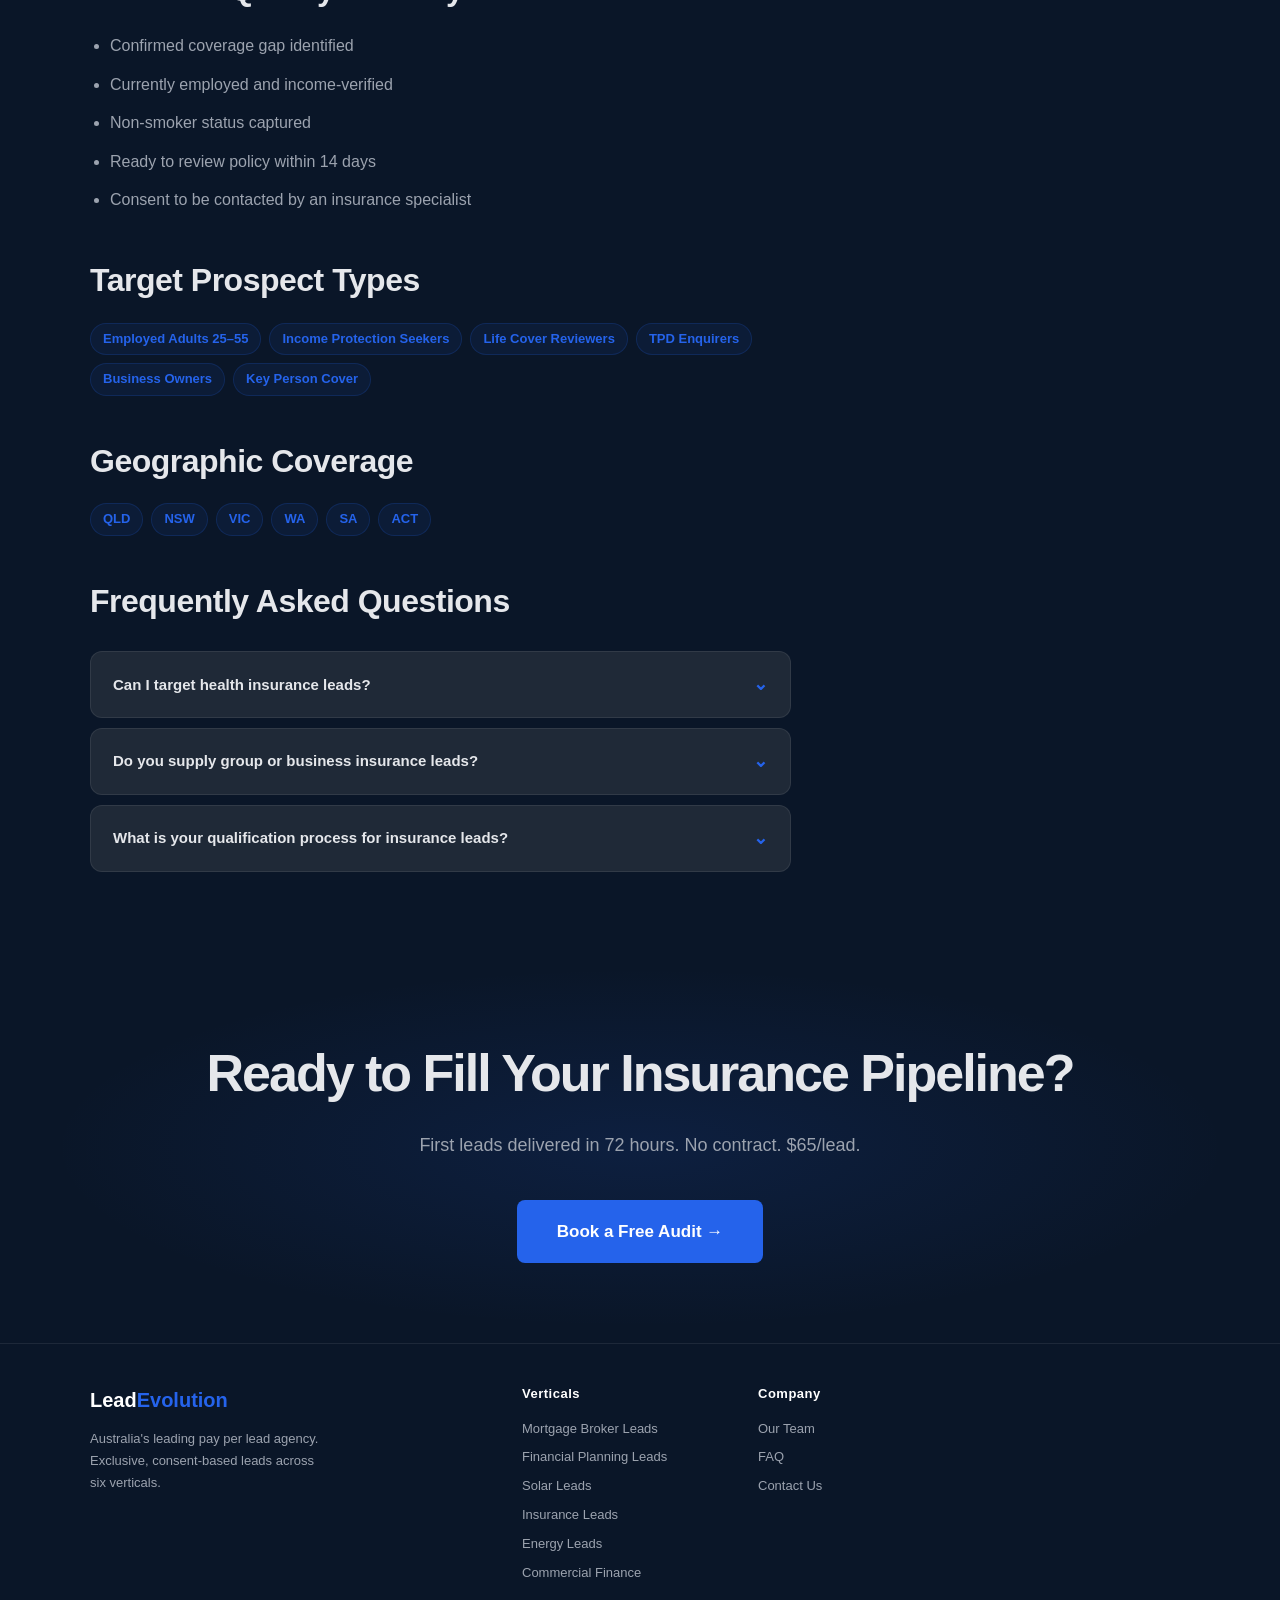
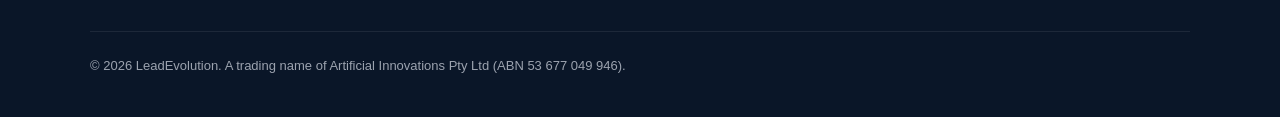
<file: verticals/insurance-leads.html>
<!DOCTYPE html>
<html lang="en">
<head>
<meta charset="UTF-8"><meta name="viewport" content="width=device-width,initial-scale=1">
<title>Insurance Broker Leads Australia | Life & Income Protection | LeadEvolution</title>
<meta name="description" content="Buy qualified, exclusive insurance broker leads in Australia. Life insurance and income protection leads for advisers. $65/lead. No contracts. Consent-based. DNCR compliant.">
<link rel="stylesheet" href="../styles.css">
</head>
<body>
<nav>
  <div class="nav-inner">
    <a href="../index.html" class="nav-logo">Lead<span>Evolution</span></a>
    <div class="nav-links" id="navLinks">
      <a href="../index.html" class="nav-link">Home</a>
      <div class="dropdown"><span class="nav-link">Verticals &#9662;</span><div class="dropdown-menu"><a href="mortgage-broker-leads.html" class="dropdown-item">&#127968; Mortgage Broker Leads</a><a href="financial-planning-leads.html" class="dropdown-item">&#128202; Financial Planning Leads</a><a href="solar-leads.html" class="dropdown-item">&#9728;&#65039; Solar Leads</a><a href="insurance-leads.html" class="dropdown-item">&#128737;&#65039; Insurance Broker Leads</a><a href="energy-leads.html" class="dropdown-item">&#9889; Energy Broker Leads</a><a href="commercial-finance-leads.html" class="dropdown-item">&#127970; Commercial Finance Leads</a></div></div>
      <a href="../faq.html" class="nav-link">FAQ</a>
      <a href="../team.html" class="nav-link">Our Team</a>
      <a href="../contact.html" class="nav-link">Contact</a>
      <a href="https://calendly.com/jordan-leadevolution/30min" target="_blank" class="nav-link nav-cta">Book Free Audit &#8594;</a>
    </div>
    <div class="hamburger" id="hamburger"><span></span><span></span><span></span></div>
  </div>
</nav>
<div class="mobile-menu" id="mobile-menu">
  <a href="../index.html" class="mobile-link">Home</a>
  <a href="mortgage-broker-leads.html" class="mobile-link">&#127968; Mortgage Broker Leads</a>
  <a href="financial-planning-leads.html" class="mobile-link">&#128202; Financial Planning Leads</a>
  <a href="solar-leads.html" class="mobile-link">&#9728;&#65039; Solar Leads</a>
  <a href="insurance-leads.html" class="mobile-link">&#128737;&#65039; Insurance Broker Leads</a>
  <a href="energy-leads.html" class="mobile-link">&#9889; Energy Broker Leads</a>
  <a href="commercial-finance-leads.html" class="mobile-link">&#127970; Commercial Finance Leads</a>
  <a href="../faq.html" class="mobile-link">FAQ</a>
  <a href="../team.html" class="mobile-link">Our Team</a>
  <a href="../contact.html" class="mobile-link">Contact</a>
  <a href="https://calendly.com/jordan-leadevolution/30min" target="_blank" class="mobile-cta">Book Free Audit &#8594;</a>
</div>
<div class="page-hero">
  <div class="page-hero-inner">
    <div class="page-hero-label">🛡️ Insurance Broker Leads</div>
    <h1>Qualified Insurance Leads<br><em>Ready to Review Coverage</em></h1>
    <p>Exclusive life insurance and income protection leads for financial advisers and insurance brokers across Australia. Prospects with a confirmed coverage gap, actively ready to review their policy within 14 days.</p>
    <div class="page-hero-btns">
      <a href="https://calendly.com/jordan-leadevolution/30min" target="_blank" class="btn btn-primary">Get Insurance Leads →</a>
      <a href="../contact.html" class="btn btn-outline">Send an Enquiry</a>
    </div>
  </div>
</div>
<div class="section">
  <div class="section-inner">
    <div class="info-grid">
      <div class="content-block">
        <h2>The Australian Insurance Protection Gap</h2><p>Research consistently shows that the majority of Australians are significantly underinsured — with the average household facing a life insurance shortfall of over $600,000. Income protection coverage is even more concerning, with millions of working Australians having no protection against illness or injury. This protection gap represents an enormous pipeline opportunity for advisers who can reach the right prospects at the right time.</p><h2>Why LeadEvolution Insurance Leads Convert</h2><p>Our insurance leads are generated through targeted outreach to working Australians who have acknowledged a gap in their current coverage. Every lead confirms employment status, income range, existing policy status, and intent to review within a defined timeframe. You're speaking to someone who has already accepted they need advice — your job is to close, not to educate from scratch.</p><h2>The Economics of Insurance Lead Generation</h2><p>A new life insurance client represents $1,800–$4,000 in annual premium revenue, with strong trail commissions for the life of the policy. At $65 per lead, a batch of 20 leads with a 20% close rate generates 4 new clients — $7,200–$16,000 in annual premium and multi-year trail income. The acquisition cost per client is $325. The lifetime value is exponentially higher.</p>
        <h2>What We Qualify in Every Lead</h2>
        <ul><li>Confirmed coverage gap identified</li><li>Currently employed and income-verified</li><li>Non-smoker status captured</li><li>Ready to review policy within 14 days</li><li>Consent to be contacted by an insurance specialist</li></ul>
        <h2>Target Prospect Types</h2>
        <div class="tag-row"><span class="tag">Employed Adults 25–55</span><span class="tag">Income Protection Seekers</span><span class="tag">Life Cover Reviewers</span><span class="tag">TPD Enquirers</span><span class="tag">Business Owners</span><span class="tag">Key Person Cover</span></div>
        <h2>Geographic Coverage</h2>
        <div class="tag-row"><span class="tag">QLD</span><span class="tag">NSW</span><span class="tag">VIC</span><span class="tag">WA</span><span class="tag">SA</span><span class="tag">ACT</span></div>
        <h2>Frequently Asked Questions</h2>
        <div class="faq-list" style="margin-top:24px"><div class="faq-item"><div class="faq-q">Can I target health insurance leads?<span class="chevron">&#8964;</span></div><div class="faq-a"><p>Our current insurance lead focus is life insurance, income protection, and TPD — the advised insurance categories. Health insurance lead generation requires a different compliance framework and is not part of our current offering.</p></div></div><div class="faq-item"><div class="faq-q">Do you supply group or business insurance leads?<span class="chevron">&#8964;</span></div><div class="faq-a"><p>Yes. We can generate key person insurance and business succession planning leads for advisers who specialise in the business insurance market. These require additional qualification criteria around business size and structure — discuss during onboarding.</p></div></div><div class="faq-item"><div class="faq-q">What is your qualification process for insurance leads?<span class="chevron">&#8964;</span></div><div class="faq-a"><p>Each prospect is individually outreached and qualifies by confirming: employment status, that they currently have inadequate or no coverage, intent to review within 14 days, and explicit consent to be contacted by an insurance specialist. Only leads meeting all criteria are delivered.</p></div></div></div>
      </div>
      <div>
        <div class="info-box">
          <h3>Lead Snapshot</h3>
          <div class="info-row"><span class="info-lbl">Cost per lead</span><span class="info-val g">$65</span></div><div class="info-row"><span class="info-lbl">Market avg CPL</span><span class="info-val">$100–$160</span></div><div class="info-row"><span class="info-lbl">You save</span><span class="info-val g">Up to 59%</span></div><div class="info-row"><span class="info-lbl">Exclusivity</span><span class="info-val g">100% Exclusive</span></div><div class="info-row"><span class="info-lbl">Delivery time</span><span class="info-val">48–72 hours</span></div><div class="info-row"><span class="info-lbl">Avg policy value</span><span class="info-val">$1,800/yr</span></div><div class="info-row"><span class="info-lbl">Consent-based</span><span class="info-val g">✓ Always</span></div><div class="info-row"><span class="info-lbl">DNCR compliant</span><span class="info-val g">✓ Always</span></div><div class="info-row"><span class="info-lbl">No contract</span><span class="info-val g">✓ Always</span></div>
          <a href="https://calendly.com/jordan-leadevolution/30min" target="_blank" class="btn btn-primary" style="display:block;text-align:center;margin-top:24px">Get Insurance Leads →</a>
        </div>
      </div>
    </div>
  </div>
</div>
<div class="final-cta">
  <h2>Ready to Fill Your Insurance Pipeline?</h2>
  <p>First leads delivered in 72 hours. No contract. $65/lead.</p>
  <a href="https://calendly.com/jordan-leadevolution/30min" target="_blank" class="btn btn-primary btn-lg">Book a Free Audit &#8594;</a>
</div>
<footer>
  <div class="footer-inner">
    <div class="footer-top">
      <div><div class="footer-logo">Lead<span>Evolution</span></div><p class="footer-desc">Australia's leading pay per lead agency. Exclusive, consent-based leads across six verticals.</p></div>
      <div class="footer-col"><h4>Verticals</h4><a href="mortgage-broker-leads.html">Mortgage Broker Leads</a><a href="financial-planning-leads.html">Financial Planning Leads</a><a href="solar-leads.html">Solar Leads</a><a href="insurance-leads.html">Insurance Leads</a><a href="energy-leads.html">Energy Leads</a><a href="commercial-finance-leads.html">Commercial Finance</a></div>
      <div class="footer-col"><h4>Company</h4><a href="../team.html">Our Team</a><a href="../faq.html">FAQ</a><a href="../contact.html">Contact Us</a></div>
    </div>
    <div class="footer-bottom"><p>&copy; 2026 LeadEvolution. A trading name of Artificial Innovations Pty Ltd (ABN 53 677 049 946).</p></div>
  </div>
</footer>
<script src="../main.js"></script>
</body>
</html>
</file>
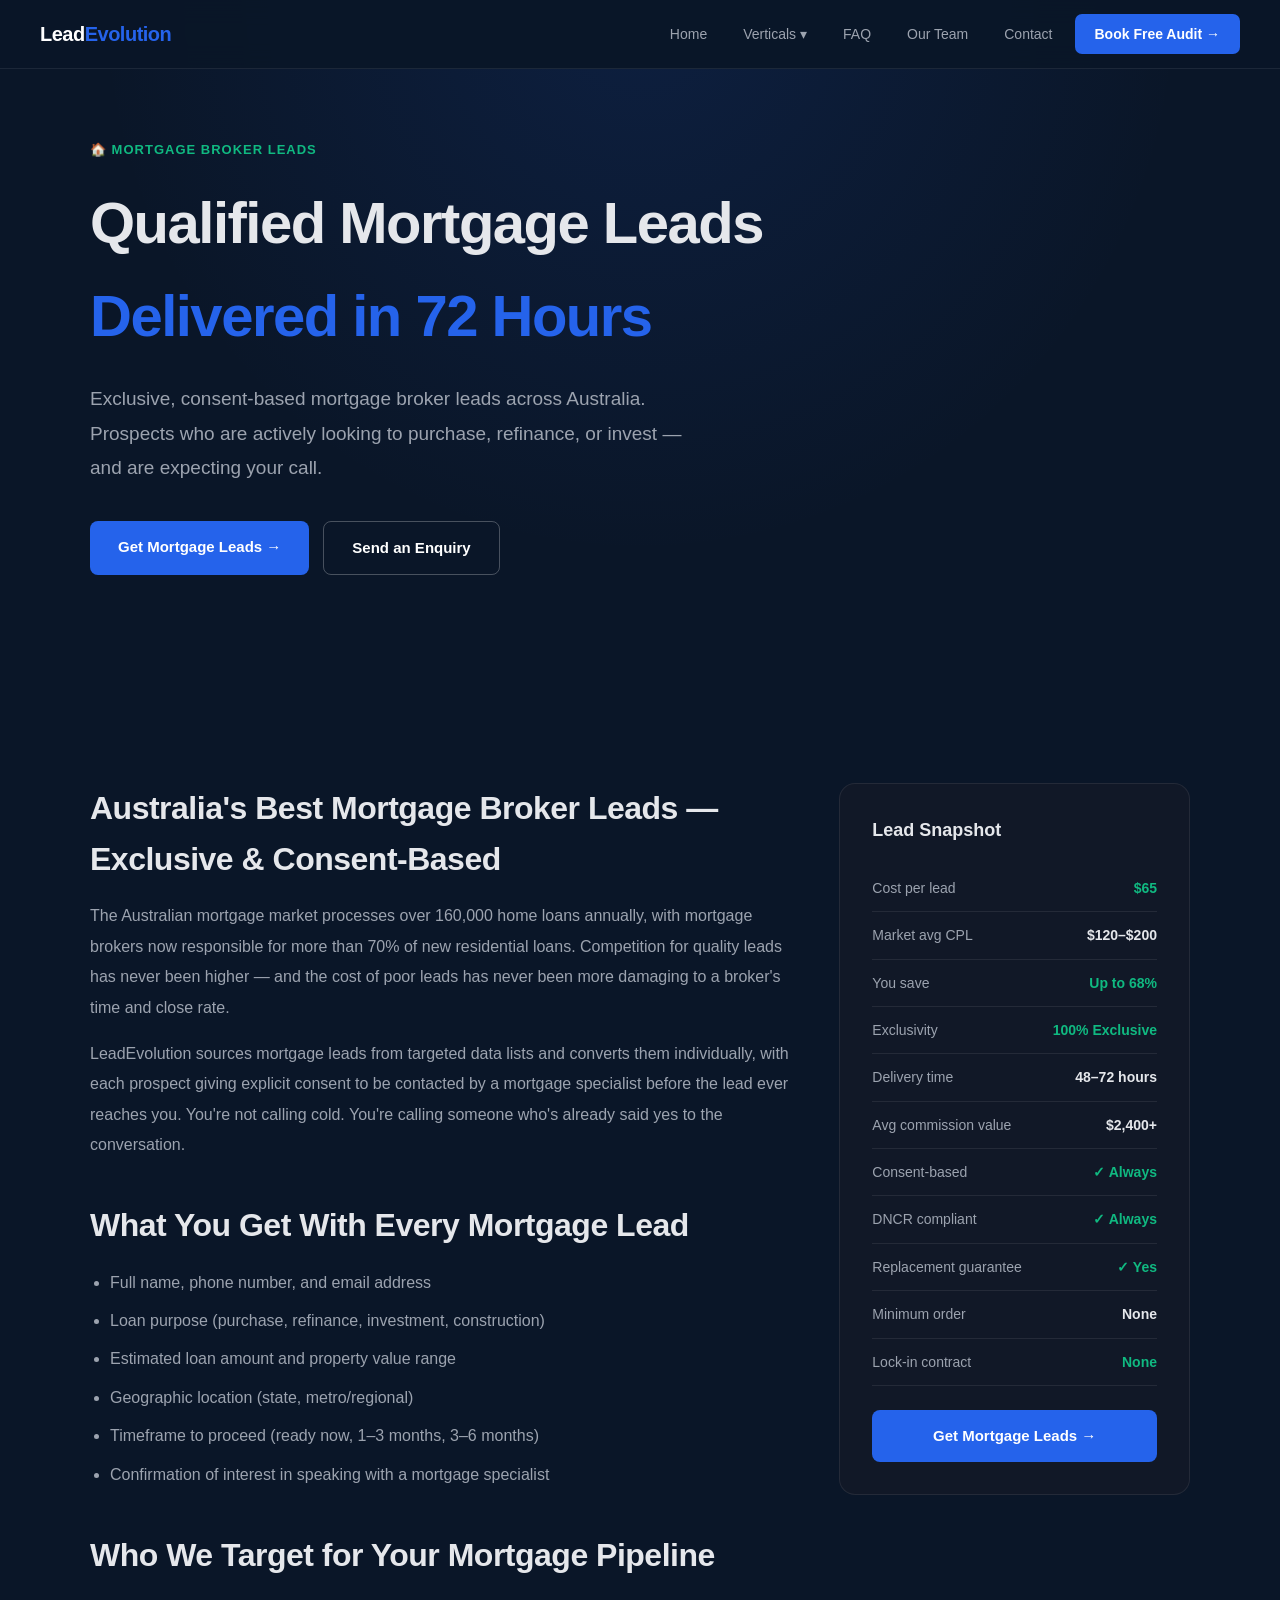
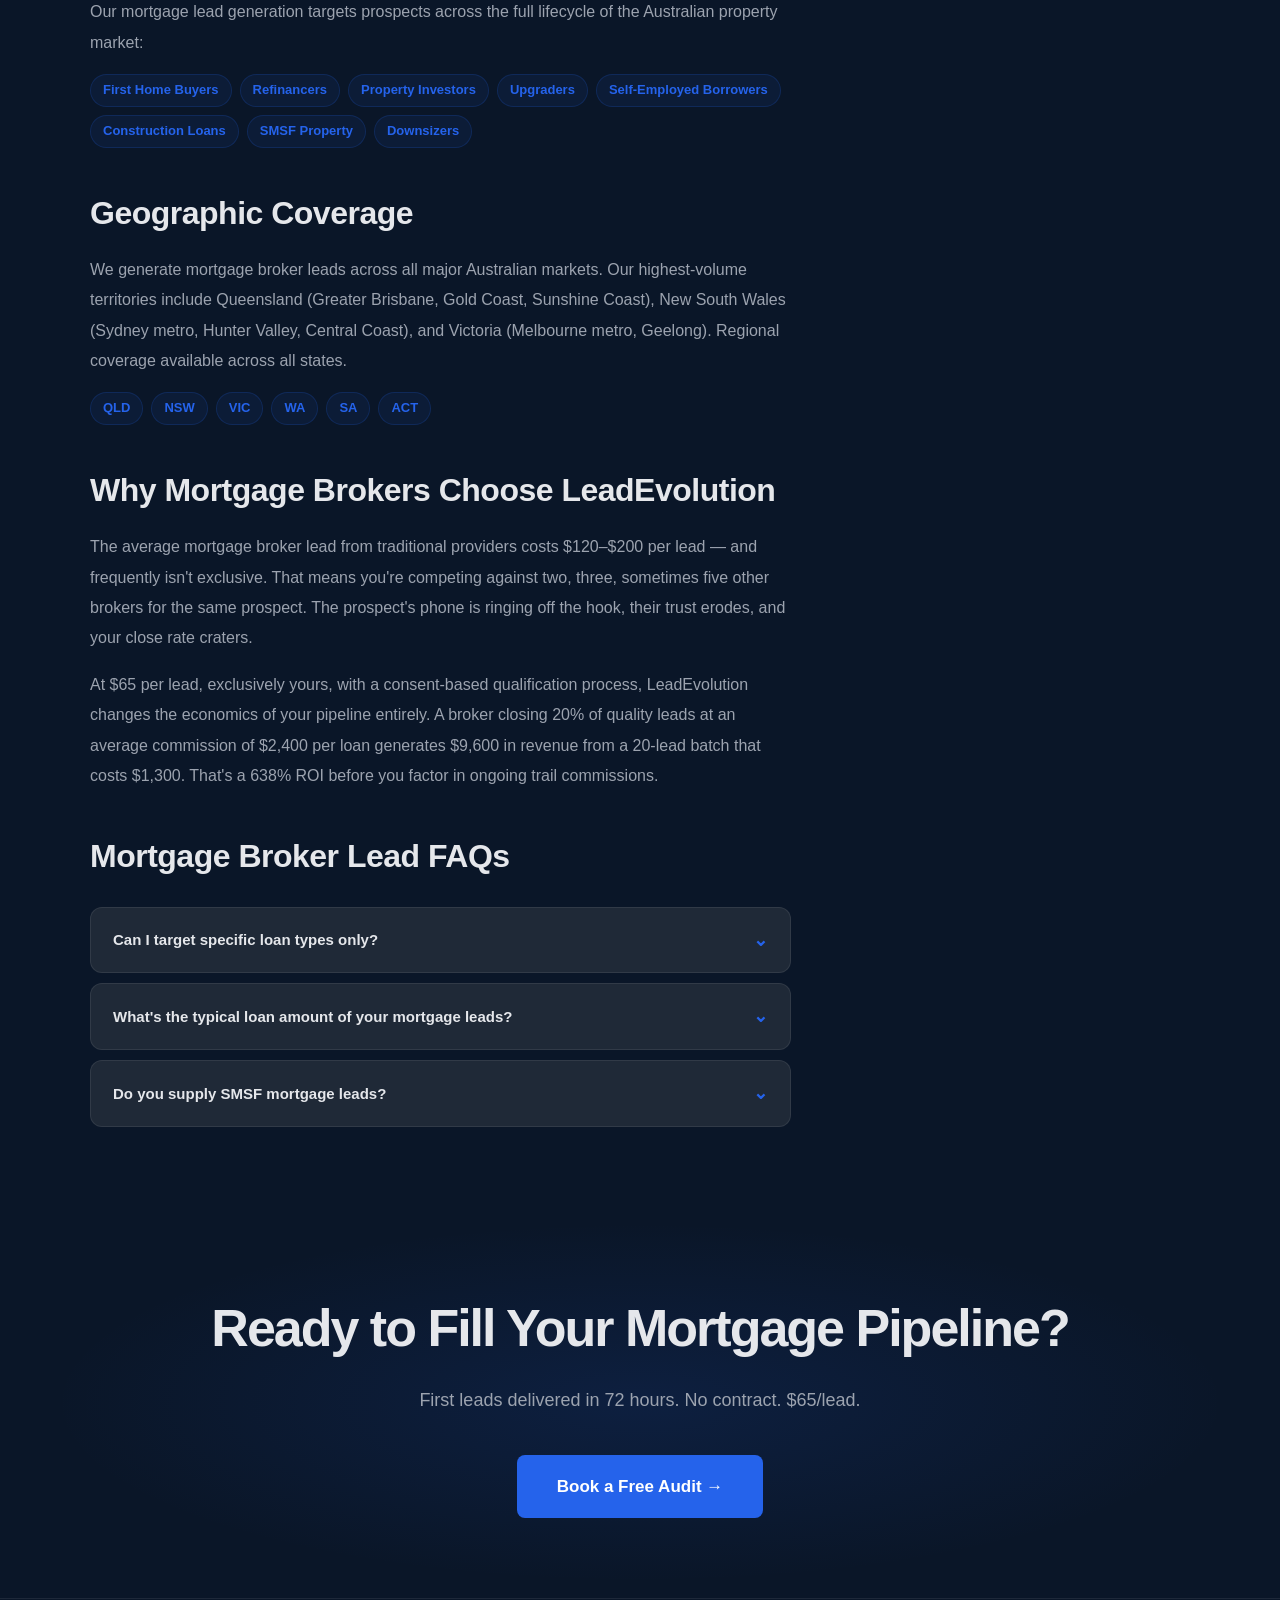
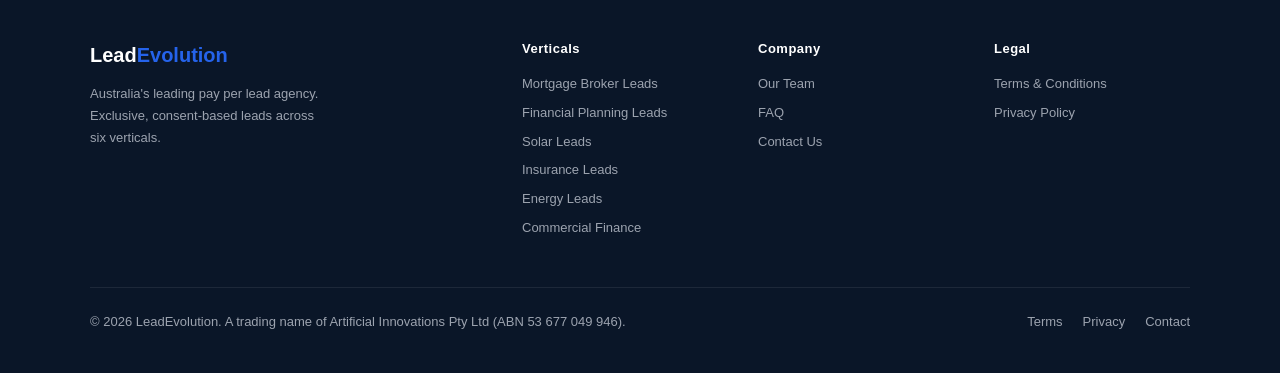
<file: verticals/mortgage-broker-leads.html>
<!DOCTYPE html>
<html lang="en">
<head>
<meta charset="UTF-8"><meta name="viewport" content="width=device-width,initial-scale=1">
<title>Mortgage Broker Leads Australia | Exclusive Pay Per Lead | LeadEvolution</title>
<meta name="description" content="Buy qualified, exclusive mortgage broker leads in Australia. Consent-based leads for QLD, NSW, VIC and beyond. $65/lead. No contracts. DNCR compliant. 72-hour delivery.">
<meta name="keywords" content="mortgage broker leads Australia, buy mortgage leads, qualified mortgage leads, mortgage leads QLD, mortgage leads NSW, exclusive mortgage leads, pay per lead mortgage">
<link rel="stylesheet" href="../styles.css">
</head>
<body>
<nav>
  <div class="nav-inner">
    <a href="../index.html" class="nav-logo">Lead<span>Evolution</span></a>
    <div class="nav-links" id="navLinks">
      <a href="../index.html" class="nav-link">Home</a>
      <div class="dropdown"><span class="nav-link">Verticals ▾</span><div class="dropdown-menu"><a href="mortgage-broker-leads.html" class="dropdown-item">🏠 Mortgage Broker Leads</a><a href="financial-planning-leads.html" class="dropdown-item">📊 Financial Planning Leads</a><a href="solar-leads.html" class="dropdown-item">☀️ Solar Leads</a><a href="insurance-leads.html" class="dropdown-item">🛡️ Insurance Broker Leads</a><a href="energy-leads.html" class="dropdown-item">⚡ Energy Broker Leads</a><a href="commercial-finance-leads.html" class="dropdown-item">🏢 Commercial Finance Leads</a></div></div>
      <a href="../faq.html" class="nav-link">FAQ</a>
      <a href="../team.html" class="nav-link">Our Team</a>
      <a href="../contact.html" class="nav-link">Contact</a>
      <a href="https://calendly.com/jordan-leadevolution/30min" target="_blank" class="nav-link nav-cta">Book Free Audit →</a>
    </div>
    <div class="hamburger" id="hamburger"><span></span><span></span><span></span></div>
  </div>
</nav>
<div class="mobile-menu" id="mobile-menu">
  <a href="../index.html" class="mobile-link">Home</a>
  <a href="mortgage-broker-leads.html" class="mobile-link">🏠 Mortgage Broker Leads</a>
  <a href="financial-planning-leads.html" class="mobile-link">📊 Financial Planning Leads</a>
  <a href="solar-leads.html" class="mobile-link">☀️ Solar Leads</a>
  <a href="insurance-leads.html" class="mobile-link">🛡️ Insurance Broker Leads</a>
  <a href="energy-leads.html" class="mobile-link">⚡ Energy Broker Leads</a>
  <a href="commercial-finance-leads.html" class="mobile-link">🏢 Commercial Finance Leads</a>
  <a href="../faq.html" class="mobile-link">FAQ</a>
  <a href="../team.html" class="mobile-link">Our Team</a>
  <a href="../contact.html" class="mobile-link">Contact</a>
  <a href="https://calendly.com/jordan-leadevolution/30min" target="_blank" class="mobile-cta">Book Free Audit →</a>
</div>

<div class="page-hero">
  <div class="page-hero-inner">
    <div class="page-hero-label">🏠 Mortgage Broker Leads</div>
    <h1>Qualified Mortgage Leads<br><em>Delivered in 72 Hours</em></h1>
    <p>Exclusive, consent-based mortgage broker leads across Australia. Prospects who are actively looking to purchase, refinance, or invest — and are expecting your call.</p>
    <div class="page-hero-btns">
      <a href="https://calendly.com/jordan-leadevolution/30min" target="_blank" class="btn btn-primary">Get Mortgage Leads →</a>
      <a href="../contact.html" class="btn btn-outline">Send an Enquiry</a>
    </div>
  </div>
</div>

<div class="section">
  <div class="section-inner">
    <div class="info-grid">
      <div class="content-block">
        <h2>Australia's Best Mortgage Broker Leads — Exclusive & Consent-Based</h2>
        <p>The Australian mortgage market processes over 160,000 home loans annually, with mortgage brokers now responsible for more than 70% of new residential loans. Competition for quality leads has never been higher — and the cost of poor leads has never been more damaging to a broker's time and close rate.</p>
        <p>LeadEvolution sources mortgage leads from targeted data lists and converts them individually, with each prospect giving explicit consent to be contacted by a mortgage specialist before the lead ever reaches you. You're not calling cold. You're calling someone who's already said yes to the conversation.</p>

        <h2>What You Get With Every Mortgage Lead</h2>
        <ul>
          <li>Full name, phone number, and email address</li>
          <li>Loan purpose (purchase, refinance, investment, construction)</li>
          <li>Estimated loan amount and property value range</li>
          <li>Geographic location (state, metro/regional)</li>
          <li>Timeframe to proceed (ready now, 1–3 months, 3–6 months)</li>
          <li>Confirmation of interest in speaking with a mortgage specialist</li>
        </ul>

        <h2>Who We Target for Your Mortgage Pipeline</h2>
        <p>Our mortgage lead generation targets prospects across the full lifecycle of the Australian property market:</p>
        <div class="tag-row">
          <span class="tag">First Home Buyers</span><span class="tag">Refinancers</span><span class="tag">Property Investors</span>
          <span class="tag">Upgraders</span><span class="tag">Self-Employed Borrowers</span><span class="tag">Construction Loans</span>
          <span class="tag">SMSF Property</span><span class="tag">Downsizers</span>
        </div>

        <h2>Geographic Coverage</h2>
        <p>We generate mortgage broker leads across all major Australian markets. Our highest-volume territories include Queensland (Greater Brisbane, Gold Coast, Sunshine Coast), New South Wales (Sydney metro, Hunter Valley, Central Coast), and Victoria (Melbourne metro, Geelong). Regional coverage available across all states.</p>
        <div class="tag-row">
          <span class="tag">QLD</span><span class="tag">NSW</span><span class="tag">VIC</span><span class="tag">WA</span><span class="tag">SA</span><span class="tag">ACT</span>
        </div>

        <h2>Why Mortgage Brokers Choose LeadEvolution</h2>
        <p>The average mortgage broker lead from traditional providers costs $120–$200 per lead — and frequently isn't exclusive. That means you're competing against two, three, sometimes five other brokers for the same prospect. The prospect's phone is ringing off the hook, their trust erodes, and your close rate craters.</p>
        <p>At $65 per lead, exclusively yours, with a consent-based qualification process, LeadEvolution changes the economics of your pipeline entirely. A broker closing 20% of quality leads at an average commission of $2,400 per loan generates $9,600 in revenue from a 20-lead batch that costs $1,300. That's a 638% ROI before you factor in ongoing trail commissions.</p>

        <h2>Mortgage Broker Lead FAQs</h2>
        <div class="faq-list" style="margin-top:24px">
          <div class="faq-item"><div class="faq-q">Can I target specific loan types only?<span class="chevron">⌄</span></div><div class="faq-a"><p>Yes. During onboarding you can specify loan type preferences — for example, refinance-only leads, first home buyer leads, or investment property leads. We tailor our qualification criteria to match.</p></div></div>
          <div class="faq-item"><div class="faq-q">What's the typical loan amount of your mortgage leads?<span class="chevron">⌄</span></div><div class="faq-a"><p>Our mortgage leads span the full range of residential loan sizes. During onboarding, you can specify a minimum loan amount to ensure leads match your commercial preferences.</p></div></div>
          <div class="faq-item"><div class="faq-q">Do you supply SMSF mortgage leads?<span class="chevron">⌄</span></div><div class="faq-a"><p>Yes. SMSF property leads require additional qualification given the complexity of borrowing requirements. We can source SMSF-specific leads for brokers who are accredited to write SMSF loans.</p></div></div>
        </div>
      </div>

      <div>
        <div class="info-box">
          <h3>Lead Snapshot</h3>
          <div class="info-row"><span class="info-lbl">Cost per lead</span><span class="info-val g">$65</span></div>
          <div class="info-row"><span class="info-lbl">Market avg CPL</span><span class="info-val">$120–$200</span></div>
          <div class="info-row"><span class="info-lbl">You save</span><span class="info-val g">Up to 68%</span></div>
          <div class="info-row"><span class="info-lbl">Exclusivity</span><span class="info-val g">100% Exclusive</span></div>
          <div class="info-row"><span class="info-lbl">Delivery time</span><span class="info-val">48–72 hours</span></div>
          <div class="info-row"><span class="info-lbl">Avg commission value</span><span class="info-val">$2,400+</span></div>
          <div class="info-row"><span class="info-lbl">Consent-based</span><span class="info-val g">✓ Always</span></div>
          <div class="info-row"><span class="info-lbl">DNCR compliant</span><span class="info-val g">✓ Always</span></div>
          <div class="info-row"><span class="info-lbl">Replacement guarantee</span><span class="info-val g">✓ Yes</span></div>
          <div class="info-row"><span class="info-lbl">Minimum order</span><span class="info-val">None</span></div>
          <div class="info-row"><span class="info-lbl">Lock-in contract</span><span class="info-val g">None</span></div>
          <a href="https://calendly.com/jordan-leadevolution/30min" target="_blank" class="btn btn-primary" style="display:block;text-align:center;margin-top:24px">Get Mortgage Leads →</a>
        </div>
      </div>
    </div>
  </div>
</div>

<div class="final-cta">
  <h2>Ready to Fill Your Mortgage Pipeline?</h2>
  <p>First leads delivered in 72 hours. No contract. $65/lead.</p>
  <a href="https://calendly.com/jordan-leadevolution/30min" target="_blank" class="btn btn-primary btn-lg">Book a Free Audit →</a>
</div>

<footer>
  <div class="footer-inner">
    <div class="footer-top">
      <div><div class="footer-logo">Lead<span>Evolution</span></div><p class="footer-desc">Australia's leading pay per lead agency. Exclusive, consent-based leads across six verticals.</p></div>
      <div class="footer-col"><h4>Verticals</h4><a href="mortgage-broker-leads.html">Mortgage Broker Leads</a><a href="financial-planning-leads.html">Financial Planning Leads</a><a href="solar-leads.html">Solar Leads</a><a href="insurance-leads.html">Insurance Leads</a><a href="energy-leads.html">Energy Leads</a><a href="commercial-finance-leads.html">Commercial Finance</a></div>
      <div class="footer-col"><h4>Company</h4><a href="../team.html">Our Team</a><a href="../faq.html">FAQ</a><a href="../contact.html">Contact Us</a></div>
      <div class="footer-col"><h4>Legal</h4><a href="../terms.html">Terms & Conditions</a><a href="../privacy.html">Privacy Policy</a></div>
    </div>
    <div class="footer-bottom"><p>© 2026 LeadEvolution. A trading name of Artificial Innovations Pty Ltd (ABN 53 677 049 946).</p><div class="footer-links"><a href="../terms.html">Terms</a><a href="../privacy.html">Privacy</a><a href="../contact.html">Contact</a></div></div>
  </div>
</footer>
<script src="../main.js"></script>
</body>
</html>
</file>
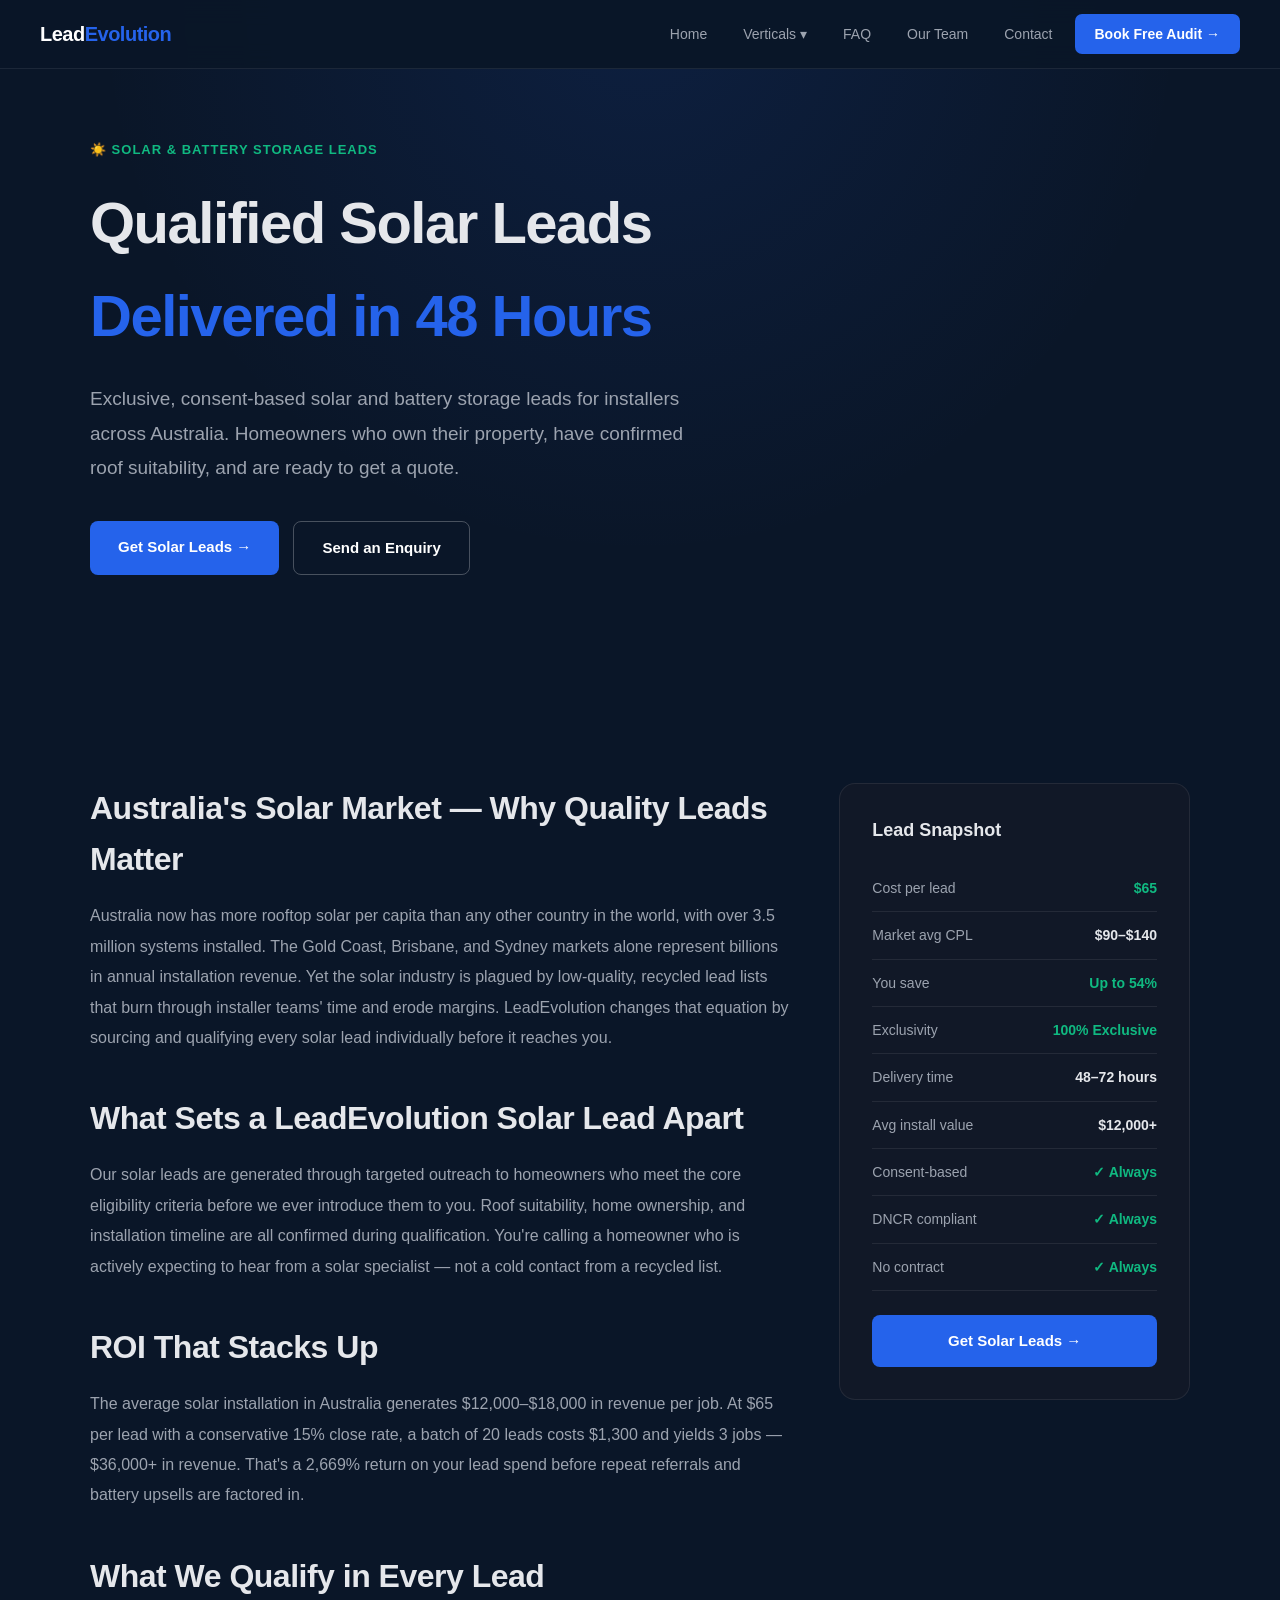
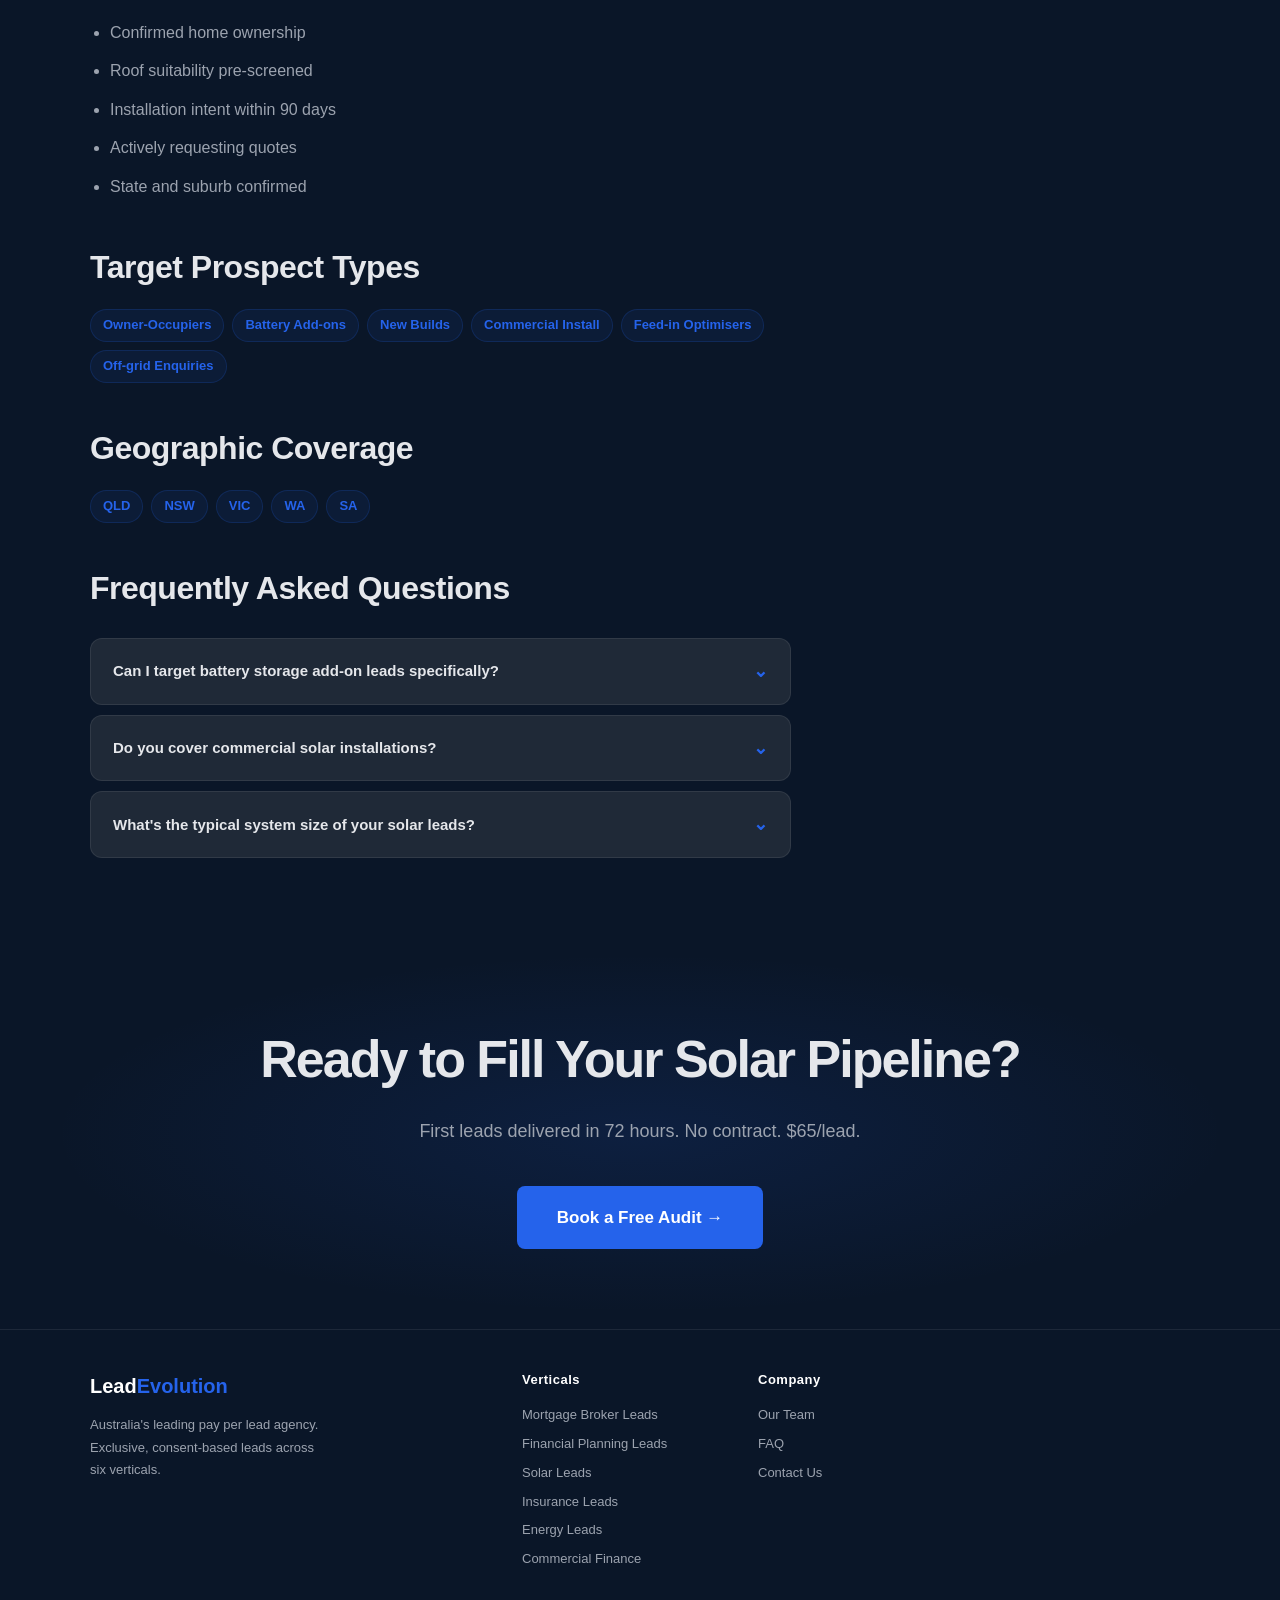
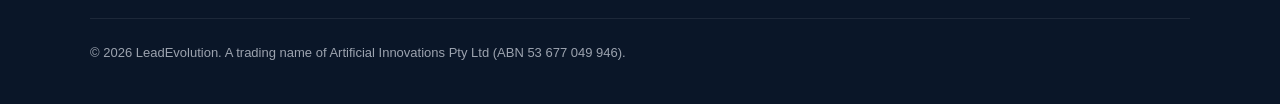
<file: verticals/solar-leads.html>
<!DOCTYPE html>
<html lang="en">
<head>
<meta charset="UTF-8"><meta name="viewport" content="width=device-width,initial-scale=1">
<title>Solar & Battery Storage Leads Australia | Exclusive Pay Per Lead | LeadEvolution</title>
<meta name="description" content="Buy qualified, exclusive solar leads in Australia. Consent-based homeowner leads for solar installers across QLD, NSW, VIC and beyond. $65/lead. No contracts. 72-hour delivery.">
<link rel="stylesheet" href="../styles.css">
</head>
<body>
<nav>
  <div class="nav-inner">
    <a href="../index.html" class="nav-logo">Lead<span>Evolution</span></a>
    <div class="nav-links" id="navLinks">
      <a href="../index.html" class="nav-link">Home</a>
      <div class="dropdown"><span class="nav-link">Verticals &#9662;</span><div class="dropdown-menu"><a href="mortgage-broker-leads.html" class="dropdown-item">&#127968; Mortgage Broker Leads</a><a href="financial-planning-leads.html" class="dropdown-item">&#128202; Financial Planning Leads</a><a href="solar-leads.html" class="dropdown-item">&#9728;&#65039; Solar Leads</a><a href="insurance-leads.html" class="dropdown-item">&#128737;&#65039; Insurance Broker Leads</a><a href="energy-leads.html" class="dropdown-item">&#9889; Energy Broker Leads</a><a href="commercial-finance-leads.html" class="dropdown-item">&#127970; Commercial Finance Leads</a></div></div>
      <a href="../faq.html" class="nav-link">FAQ</a>
      <a href="../team.html" class="nav-link">Our Team</a>
      <a href="../contact.html" class="nav-link">Contact</a>
      <a href="https://calendly.com/jordan-leadevolution/30min" target="_blank" class="nav-link nav-cta">Book Free Audit &#8594;</a>
    </div>
    <div class="hamburger" id="hamburger"><span></span><span></span><span></span></div>
  </div>
</nav>
<div class="mobile-menu" id="mobile-menu">
  <a href="../index.html" class="mobile-link">Home</a>
  <a href="mortgage-broker-leads.html" class="mobile-link">&#127968; Mortgage Broker Leads</a>
  <a href="financial-planning-leads.html" class="mobile-link">&#128202; Financial Planning Leads</a>
  <a href="solar-leads.html" class="mobile-link">&#9728;&#65039; Solar Leads</a>
  <a href="insurance-leads.html" class="mobile-link">&#128737;&#65039; Insurance Broker Leads</a>
  <a href="energy-leads.html" class="mobile-link">&#9889; Energy Broker Leads</a>
  <a href="commercial-finance-leads.html" class="mobile-link">&#127970; Commercial Finance Leads</a>
  <a href="../faq.html" class="mobile-link">FAQ</a>
  <a href="../team.html" class="mobile-link">Our Team</a>
  <a href="../contact.html" class="mobile-link">Contact</a>
  <a href="https://calendly.com/jordan-leadevolution/30min" target="_blank" class="mobile-cta">Book Free Audit &#8594;</a>
</div>
<div class="page-hero">
  <div class="page-hero-inner">
    <div class="page-hero-label">☀️ Solar & Battery Storage Leads</div>
    <h1>Qualified Solar Leads<br><em>Delivered in 48 Hours</em></h1>
    <p>Exclusive, consent-based solar and battery storage leads for installers across Australia. Homeowners who own their property, have confirmed roof suitability, and are ready to get a quote.</p>
    <div class="page-hero-btns">
      <a href="https://calendly.com/jordan-leadevolution/30min" target="_blank" class="btn btn-primary">Get Solar Leads →</a>
      <a href="../contact.html" class="btn btn-outline">Send an Enquiry</a>
    </div>
  </div>
</div>
<div class="section">
  <div class="section-inner">
    <div class="info-grid">
      <div class="content-block">
        <h2>Australia's Solar Market — Why Quality Leads Matter</h2><p>Australia now has more rooftop solar per capita than any other country in the world, with over 3.5 million systems installed. The Gold Coast, Brisbane, and Sydney markets alone represent billions in annual installation revenue. Yet the solar industry is plagued by low-quality, recycled lead lists that burn through installer teams' time and erode margins. LeadEvolution changes that equation by sourcing and qualifying every solar lead individually before it reaches you.</p><h2>What Sets a LeadEvolution Solar Lead Apart</h2><p>Our solar leads are generated through targeted outreach to homeowners who meet the core eligibility criteria before we ever introduce them to you. Roof suitability, home ownership, and installation timeline are all confirmed during qualification. You're calling a homeowner who is actively expecting to hear from a solar specialist — not a cold contact from a recycled list.</p><h2>ROI That Stacks Up</h2><p>The average solar installation in Australia generates $12,000–$18,000 in revenue per job. At $65 per lead with a conservative 15% close rate, a batch of 20 leads costs $1,300 and yields 3 jobs — $36,000+ in revenue. That's a 2,669% return on your lead spend before repeat referrals and battery upsells are factored in.</p>
        <h2>What We Qualify in Every Lead</h2>
        <ul><li>Confirmed home ownership</li><li>Roof suitability pre-screened</li><li>Installation intent within 90 days</li><li>Actively requesting quotes</li><li>State and suburb confirmed</li></ul>
        <h2>Target Prospect Types</h2>
        <div class="tag-row"><span class="tag">Owner-Occupiers</span><span class="tag">Battery Add-ons</span><span class="tag">New Builds</span><span class="tag">Commercial Install</span><span class="tag">Feed-in Optimisers</span><span class="tag">Off-grid Enquiries</span></div>
        <h2>Geographic Coverage</h2>
        <div class="tag-row"><span class="tag">QLD</span><span class="tag">NSW</span><span class="tag">VIC</span><span class="tag">WA</span><span class="tag">SA</span></div>
        <h2>Frequently Asked Questions</h2>
        <div class="faq-list" style="margin-top:24px"><div class="faq-item"><div class="faq-q">Can I target battery storage add-on leads specifically?<span class="chevron">&#8964;</span></div><div class="faq-a"><p>Yes. We can qualify leads for battery storage retrofits separately from new solar system installations. During onboarding, specify whether you want new system leads, battery add-on leads, or both.</p></div></div><div class="faq-item"><div class="faq-q">Do you cover commercial solar installations?<span class="chevron">&#8964;</span></div><div class="faq-a"><p>We primarily generate residential solar leads, but can source SME and commercial rooftop solar leads for installers who have the capability and accreditation for commercial jobs.</p></div></div><div class="faq-item"><div class="faq-q">What's the typical system size of your solar leads?<span class="chevron">&#8964;</span></div><div class="faq-a"><p>Our residential solar leads typically represent 6.6kW–13.2kW system sizes, which are the most common in the Australian residential market. System size can be filtered during onboarding based on your installation capacity.</p></div></div></div>
      </div>
      <div>
        <div class="info-box">
          <h3>Lead Snapshot</h3>
          <div class="info-row"><span class="info-lbl">Cost per lead</span><span class="info-val g">$65</span></div><div class="info-row"><span class="info-lbl">Market avg CPL</span><span class="info-val">$90–$140</span></div><div class="info-row"><span class="info-lbl">You save</span><span class="info-val g">Up to 54%</span></div><div class="info-row"><span class="info-lbl">Exclusivity</span><span class="info-val g">100% Exclusive</span></div><div class="info-row"><span class="info-lbl">Delivery time</span><span class="info-val">48–72 hours</span></div><div class="info-row"><span class="info-lbl">Avg install value</span><span class="info-val">$12,000+</span></div><div class="info-row"><span class="info-lbl">Consent-based</span><span class="info-val g">✓ Always</span></div><div class="info-row"><span class="info-lbl">DNCR compliant</span><span class="info-val g">✓ Always</span></div><div class="info-row"><span class="info-lbl">No contract</span><span class="info-val g">✓ Always</span></div>
          <a href="https://calendly.com/jordan-leadevolution/30min" target="_blank" class="btn btn-primary" style="display:block;text-align:center;margin-top:24px">Get Solar Leads →</a>
        </div>
      </div>
    </div>
  </div>
</div>
<div class="final-cta">
  <h2>Ready to Fill Your Solar Pipeline?</h2>
  <p>First leads delivered in 72 hours. No contract. $65/lead.</p>
  <a href="https://calendly.com/jordan-leadevolution/30min" target="_blank" class="btn btn-primary btn-lg">Book a Free Audit &#8594;</a>
</div>
<footer>
  <div class="footer-inner">
    <div class="footer-top">
      <div><div class="footer-logo">Lead<span>Evolution</span></div><p class="footer-desc">Australia's leading pay per lead agency. Exclusive, consent-based leads across six verticals.</p></div>
      <div class="footer-col"><h4>Verticals</h4><a href="mortgage-broker-leads.html">Mortgage Broker Leads</a><a href="financial-planning-leads.html">Financial Planning Leads</a><a href="solar-leads.html">Solar Leads</a><a href="insurance-leads.html">Insurance Leads</a><a href="energy-leads.html">Energy Leads</a><a href="commercial-finance-leads.html">Commercial Finance</a></div>
      <div class="footer-col"><h4>Company</h4><a href="../team.html">Our Team</a><a href="../faq.html">FAQ</a><a href="../contact.html">Contact Us</a></div>
    </div>
    <div class="footer-bottom"><p>&copy; 2026 LeadEvolution. A trading name of Artificial Innovations Pty Ltd (ABN 53 677 049 946).</p></div>
  </div>
</footer>
<script src="../main.js"></script>
</body>
</html>
</file>
<file: styles.css>
:root {
  --navy: #0A1628;
  --blue: #2563EB;
  --blue-dark: #1d4ed8;
  --cream: #F2EFE9;
  --green: #10B981;
  --gold: #F59E0B;
  --dark2: #111827;
  --dark3: #1F2937;
  --text: #E5E7EB;
  --muted: #9CA3AF;
  --border: rgba(255,255,255,0.08);
}
*{margin:0;padding:0;box-sizing:border-box}
html{scroll-behavior:smooth}
body{background:var(--navy);color:var(--text);font-family:-apple-system,BlinkMacSystemFont,'Segoe UI',sans-serif;line-height:1.6}
a{color:inherit;text-decoration:none}
img{max-width:100%}

/* NAV */
nav{position:fixed;top:0;left:0;right:0;z-index:1000;background:rgba(10,22,40,0.96);backdrop-filter:blur(12px);border-bottom:1px solid var(--border);padding:0 32px}
.nav-inner{max-width:1200px;margin:0 auto;display:flex;align-items:center;justify-content:space-between;height:68px}
.nav-logo{font-weight:900;font-size:20px;letter-spacing:-0.5px;color:white}
.nav-logo span{color:var(--blue)}
.nav-links{display:flex;align-items:center;gap:8px}
.nav-link{padding:8px 14px;font-size:14px;font-weight:500;color:var(--muted);border-radius:6px;transition:all 0.2s;cursor:pointer;background:none;border:none;position:relative}
.nav-link:hover{color:white;background:rgba(255,255,255,0.05)}
.dropdown{position:relative}
.dropdown-menu{display:none;position:absolute;top:100%;left:0;background:var(--dark2);border:1px solid var(--border);border-radius:12px;padding:8px;min-width:220px;box-shadow:0 20px 40px rgba(0,0,0,0.4)}
.dropdown:hover .dropdown-menu{display:block}
.dropdown-item{display:block;padding:10px 14px;font-size:14px;color:var(--muted);border-radius:8px;transition:all 0.2s;white-space:nowrap}
.dropdown-item:hover{color:white;background:rgba(255,255,255,0.05)}
.nav-cta{background:var(--blue);color:white!important;padding:9px 20px!important;border-radius:7px;font-weight:600!important;transition:all 0.2s}
.nav-cta:hover{background:var(--blue-dark)!important;transform:translateY(-1px)}
.hamburger{display:none;flex-direction:column;gap:5px;cursor:pointer;padding:8px}
.hamburger span{width:22px;height:2px;background:white;border-radius:2px;transition:all 0.3s}
.mobile-menu{display:none;position:fixed;top:68px;left:0;right:0;background:var(--dark2);border-bottom:1px solid var(--border);padding:16px;z-index:999}
.mobile-menu.open{display:block}
.mobile-link{display:block;padding:12px 16px;font-size:15px;color:var(--muted);border-radius:8px;transition:all 0.2s}
.mobile-link:hover{color:white;background:rgba(255,255,255,0.05)}
.mobile-cta{display:block;margin:12px 0 0;background:var(--blue);color:white;text-align:center;padding:13px;border-radius:8px;font-weight:700}

/* BUTTONS */
.btn{display:inline-block;padding:14px 28px;border-radius:8px;font-weight:700;font-size:15px;cursor:pointer;border:none;transition:all 0.2s;text-align:center}
.btn-primary{background:var(--blue);color:white}
.btn-primary:hover{background:var(--blue-dark);transform:translateY(-2px);box-shadow:0 8px 24px rgba(37,99,235,0.4)}
.btn-outline{background:transparent;color:white;border:1px solid rgba(255,255,255,0.25)}
.btn-outline:hover{border-color:rgba(255,255,255,0.5);background:rgba(255,255,255,0.05)}
.btn-lg{padding:18px 40px;font-size:17px}

/* HERO */
.hero{padding:140px 24px 90px;text-align:center;background:radial-gradient(ellipse at top,rgba(37,99,235,0.13) 0%,transparent 65%)}
.hero-badge{display:inline-block;background:rgba(16,185,129,0.12);border:1px solid rgba(16,185,129,0.35);color:var(--green);padding:6px 18px;border-radius:999px;font-size:13px;font-weight:600;margin-bottom:24px;letter-spacing:.5px}
.hero h1{font-size:clamp(36px,6vw,68px);font-weight:900;line-height:1.05;margin-bottom:24px;letter-spacing:-2px}
.hero h1 em{font-style:normal;background:linear-gradient(135deg,#2563EB,#10B981);-webkit-background-clip:text;-webkit-text-fill-color:transparent}
.hero-sub{font-size:clamp(16px,2vw,19px);color:var(--muted);max-width:620px;margin:0 auto 40px;line-height:1.8}
.hero-btns{display:flex;gap:16px;justify-content:center;flex-wrap:wrap;margin-bottom:64px}

/* STATS */
.stats-grid{display:grid;grid-template-columns:repeat(4,1fr);gap:1px;background:var(--border);border-radius:16px;overflow:hidden;border:1px solid var(--border);max-width:960px;margin:0 auto}
.stat{background:rgba(255,255,255,0.03);padding:28px 20px;text-align:center}
.stat-n{font-size:36px;font-weight:900;color:white;letter-spacing:-2px;display:block}
.stat-n span{color:var(--blue)}
.stat-l{font-size:13px;color:var(--muted);margin-top:4px}

/* TRUST */
.trust{padding:24px 24px;border-bottom:1px solid var(--border);background:rgba(255,255,255,0.015)}
.trust-inner{max-width:1100px;margin:0 auto;display:flex;gap:32px;justify-content:center;flex-wrap:wrap;align-items:center}
.badge{display:flex;align-items:center;gap:8px;color:var(--muted);font-size:13px;font-weight:500}
.dot{width:8px;height:8px;background:var(--green);border-radius:50%;flex-shrink:0}

/* SECTIONS */
.section{padding:80px 24px}
.section-inner{max-width:1100px;margin:0 auto}
.section-label{color:var(--blue);font-size:12px;font-weight:700;letter-spacing:2px;text-transform:uppercase;margin-bottom:14px}
.section h2{font-size:clamp(28px,4vw,44px);font-weight:800;letter-spacing:-1px;margin-bottom:14px}
.section h2 em{font-style:normal;color:var(--blue)}
.section .lead{color:var(--muted);font-size:18px;max-width:580px;line-height:1.8}
.divider{height:1px;background:var(--border);max-width:1100px;margin:0 auto}

/* CARDS */
.card-grid{display:grid;gap:20px;margin-top:48px}
.card-grid-2{grid-template-columns:repeat(2,1fr)}
.card-grid-3{grid-template-columns:repeat(3,1fr)}
.card{background:var(--dark3);border:1px solid var(--border);border-radius:16px;padding:32px;transition:all 0.3s}
.card:hover{border-color:rgba(37,99,235,0.4);transform:translateY(-4px);box-shadow:0 20px 40px rgba(0,0,0,0.3)}

/* STEPS */
.steps{display:grid;grid-template-columns:repeat(3,1fr);gap:24px;margin-top:48px}
.step{background:var(--dark3);border:1px solid var(--border);border-radius:16px;padding:32px;position:relative;overflow:hidden;transition:all 0.3s}
.step::before{content:'';position:absolute;top:0;left:0;right:0;height:2px;background:linear-gradient(90deg,var(--blue),var(--green))}
.step:hover{border-color:rgba(37,99,235,0.4);transform:translateY(-4px)}
.step-icon{font-size:32px;margin-bottom:12px}
.step-num{font-size:48px;font-weight:900;color:rgba(37,99,235,0.15);margin-bottom:12px;line-height:1}
.step h3{font-size:19px;font-weight:700;margin-bottom:10px}
.step p{color:var(--muted);font-size:15px;line-height:1.7}

/* VERTICAL CARDS */
.vertical-grid{display:grid;grid-template-columns:repeat(3,1fr);gap:20px;margin-top:48px}
.vert-card{background:var(--dark3);border:1px solid var(--border);border-radius:16px;padding:28px;transition:all 0.3s;display:flex;flex-direction:column}
.vert-card:hover{border-color:rgba(37,99,235,0.4);transform:translateY(-4px);box-shadow:0 20px 40px rgba(0,0,0,0.25)}
.vert-icon{font-size:36px;margin-bottom:14px}
.vert-card h3{font-size:19px;font-weight:700;margin-bottom:6px}
.ppl{display:inline-block;background:rgba(16,185,129,0.12);border:1px solid rgba(16,185,129,0.3);color:var(--green);font-size:11px;font-weight:700;padding:3px 10px;border-radius:999px;margin-bottom:16px}
.vert-stat{display:flex;justify-content:space-between;padding:9px 0;border-bottom:1px solid var(--border);font-size:14px}
.vert-stat:last-of-type{border-bottom:none}
.vert-stat .lbl{color:var(--muted)}
.vert-stat .val{font-weight:700}
.vert-stat .val.g{color:var(--green)}
.vert-link{display:block;text-align:center;background:rgba(37,99,235,0.1);border:1px solid rgba(37,99,235,0.2);color:var(--blue);padding:10px;border-radius:8px;margin-top:auto;padding-top:12px;font-size:14px;font-weight:600;transition:all 0.2s}
.vert-link:hover{background:rgba(37,99,235,0.2)}

/* COMPARISON */
.comp-wrap{margin-top:48px;overflow-x:auto}
.comp-table{width:100%;border-collapse:separate;border-spacing:0}
.comp-table th{padding:18px 22px;font-size:14px;font-weight:700;text-align:center}
.comp-table th:first-child{text-align:left}
.comp-table th.hi{background:rgba(37,99,235,0.1);border-top:2px solid var(--blue);border-left:1px solid rgba(37,99,235,0.25);border-right:1px solid rgba(37,99,235,0.25)}
.comp-table th.hi .rec{display:inline-block;background:var(--blue);color:white;padding:3px 10px;border-radius:999px;font-size:11px;margin-left:8px}
.comp-table td{padding:14px 22px;border-bottom:1px solid var(--border);font-size:14px;text-align:center}
.comp-table td:first-child{text-align:left;color:var(--muted)}
.comp-table td.hi{background:rgba(37,99,235,0.05);border-left:1px solid rgba(37,99,235,0.2);border-right:1px solid rgba(37,99,235,0.2)}
.comp-table tr:last-child td{border-bottom:none}
.comp-table tr:last-child td.hi{border-bottom:2px solid var(--blue)}
.ck{color:var(--green);font-size:17px}
.cx{color:#EF4444;font-size:17px}
.cp{color:var(--gold);font-size:13px}

/* GUARANTEE */
.guarantee-box{background:linear-gradient(135deg,rgba(37,99,235,0.08),rgba(16,185,129,0.04));border:1px solid rgba(37,99,235,0.2);border-radius:20px;padding:48px;display:flex;align-items:center;gap:48px;margin-top:48px}
.seal{flex-shrink:0;width:130px;height:130px;border-radius:50%;background:linear-gradient(135deg,var(--blue),var(--green));display:flex;flex-direction:column;align-items:center;justify-content:center;text-align:center;padding:16px}
.seal-icon{font-size:28px;margin-bottom:6px}
.seal-text{font-size:10px;font-weight:800;letter-spacing:1px;text-transform:uppercase;line-height:1.4}
.guarantee-content h3{font-size:26px;font-weight:800;margin-bottom:14px}
.guarantee-content p{color:var(--muted);font-size:16px;line-height:1.8;max-width:500px}
.g-points{margin-top:20px;display:flex;flex-direction:column;gap:10px}
.g-point{display:flex;align-items:center;gap:10px;font-size:15px;font-weight:500}
.g-point::before{content:'✓';color:var(--green);font-weight:800;flex-shrink:0}

/* FAQ */
.faq-list{display:flex;flex-direction:column;gap:10px;margin-top:48px}
.faq-item{background:var(--dark3);border:1px solid var(--border);border-radius:12px;overflow:hidden}
.faq-q{padding:18px 22px;font-size:15px;font-weight:600;cursor:pointer;display:flex;justify-content:space-between;align-items:center;transition:background 0.2s}
.faq-q:hover{background:rgba(255,255,255,0.03)}
.chevron{color:var(--blue);font-size:18px;transition:transform 0.3s;flex-shrink:0;margin-left:16px}
.faq-item.open .chevron{transform:rotate(180deg)}
.faq-a{max-height:0;overflow:hidden;transition:max-height 0.35s ease}
.faq-item.open .faq-a{max-height:500px}
.faq-a p{padding:0 22px 18px;color:var(--muted);font-size:15px;line-height:1.8;border-top:1px solid var(--border);padding-top:16px}

/* ROI CALC */
.calc-box{background:var(--dark2);border:1px solid var(--border);border-radius:20px;padding:48px;margin-top:48px}
.calc-grid{display:grid;grid-template-columns:1fr 1fr;gap:48px;align-items:start}
.calc-label{display:block;font-size:13px;font-weight:600;margin-bottom:8px;color:var(--muted)}
.calc-input,.calc-select{width:100%;background:rgba(255,255,255,0.05);border:1px solid rgba(255,255,255,0.12);color:white;padding:13px 15px;border-radius:10px;font-size:15px;margin-bottom:20px;transition:all 0.2s}
.calc-input:focus,.calc-select:focus{outline:none;border-color:var(--blue);background:rgba(37,99,235,0.05)}
.calc-select option{background:var(--dark2)}
.calc-result-box{background:rgba(37,99,235,0.07);border:1px solid rgba(37,99,235,0.2);border-radius:16px;padding:28px}
.calc-result-box h3{font-size:20px;font-weight:800;margin-bottom:22px}
.r-row{display:flex;justify-content:space-between;padding:12px 0;border-bottom:1px solid var(--border);font-size:14px}
.r-row:last-of-type{border-bottom:none}
.r-lbl{color:var(--muted)}
.r-val{font-size:20px;font-weight:800}
.r-val.g{color:var(--green)}
.r-val.r{color:#EF4444}
.save-box{background:rgba(16,185,129,0.08);border:1px solid rgba(16,185,129,0.25);border-radius:12px;padding:18px;text-align:center;margin-top:20px}
.save-box .save-num{font-size:32px;font-weight:900;color:var(--green);display:block}
.save-box .save-lbl{font-size:13px;color:var(--muted);margin-top:4px}

/* CONTACT FORM */
.form-grid{display:grid;grid-template-columns:1fr 1fr;gap:20px}
.form-field{display:flex;flex-direction:column;gap:8px}
.form-field label{font-size:13px;font-weight:600;color:var(--muted)}
.form-field input,.form-field select,.form-field textarea{background:rgba(255,255,255,0.05);border:1px solid rgba(255,255,255,0.12);color:white;padding:13px 15px;border-radius:10px;font-size:15px;font-family:inherit;transition:all 0.2s}
.form-field input:focus,.form-field select:focus,.form-field textarea:focus{outline:none;border-color:var(--blue);background:rgba(37,99,235,0.05)}
.form-field textarea{resize:vertical;min-height:120px}
.form-field select option{background:var(--dark2)}
.form-full{grid-column:1/-1}
.form-wrap{background:var(--dark2);border:1px solid var(--border);border-radius:20px;padding:48px;margin-top:48px}
.form-success{display:none;text-align:center;padding:40px}
.form-success h3{font-size:24px;font-weight:800;margin-bottom:12px;color:var(--green)}

/* TEAM */
.team-wrap{margin-top:56px}
.team-bio{display:grid;grid-template-columns:340px 1fr;gap:56px;align-items:start}
.team-photo-wrap{position:sticky;top:90px}
.team-photo{width:280px;height:280px;border-radius:50%;object-fit:cover;border:3px solid rgba(37,99,235,0.4);display:block;margin:0 auto}
.team-name{font-size:26px;font-weight:800;margin-top:20px;text-align:center}
.team-title{color:var(--blue);font-size:15px;font-weight:600;text-align:center;margin-top:4px}
.team-socials{display:flex;justify-content:center;gap:12px;margin-top:16px}
.social-btn{background:rgba(255,255,255,0.06);border:1px solid var(--border);border-radius:8px;padding:8px 16px;font-size:13px;color:var(--muted);transition:all 0.2s}
.social-btn:hover{color:white;border-color:rgba(255,255,255,0.25)}
.team-content h2{font-size:clamp(26px,3.5vw,38px);font-weight:800;letter-spacing:-1px;margin-bottom:24px;margin-top:48px}.team-content h2:first-of-type{margin-top:0}
.team-content p{color:var(--muted);font-size:16px;line-height:1.9;margin-bottom:18px}
.team-stats{display:grid;grid-template-columns:repeat(3,1fr);gap:16px;margin:32px 0}
.team-stat{background:linear-gradient(135deg,rgba(37,99,235,0.15) 0%,rgba(16,185,129,0.08) 100%);border:1px solid rgba(37,99,235,0.3);border-radius:12px;padding:20px;text-align:center;position:relative;overflow:hidden}
.team-stat .n{font-size:32px;font-weight:900;color:#ffffff;display:block;letter-spacing:-1px}
.team-stat .l{font-size:12px;color:rgba(255,255,255,0.55);margin-top:6px;letter-spacing:0.3px}
.pillars{display:grid;grid-template-columns:repeat(2,1fr);gap:14px;margin-top:24px}
.pillar-tag{background:rgba(37,99,235,0.08);border:1px solid rgba(37,99,235,0.18);border-radius:8px;padding:12px 16px;font-size:14px;font-weight:500;color:var(--text)}

/* VERTICAL PAGE */
.page-hero{padding:140px 24px 80px;background:radial-gradient(ellipse at top,rgba(37,99,235,0.12) 0%,transparent 60%)}
.page-hero-inner{max-width:1100px;margin:0 auto}
.page-hero-label{color:var(--green);font-size:13px;font-weight:700;letter-spacing:1px;text-transform:uppercase;margin-bottom:16px}
.page-hero h1{font-size:clamp(32px,5vw,58px);font-weight:900;letter-spacing:-1.5px;margin-bottom:20px}
.page-hero h1 em{font-style:normal;color:var(--blue)}
.page-hero p{font-size:clamp(15px,2vw,19px);color:var(--muted);max-width:600px;line-height:1.8;margin-bottom:36px}
.page-hero-btns{display:flex;gap:14px;flex-wrap:wrap}
.info-grid{display:grid;grid-template-columns:2fr 1fr;gap:48px;align-items:start;margin-top:48px}
.info-box{background:var(--dark2);border:1px solid var(--border);border-radius:16px;padding:32px;position:sticky;top:90px}
.info-box h3{font-size:18px;font-weight:700;margin-bottom:20px}
.info-row{display:flex;justify-content:space-between;padding:12px 0;border-bottom:1px solid var(--border);font-size:14px}
.info-row:last-child{border-bottom:none}
.info-lbl{color:var(--muted)}
.info-val{font-weight:700}
.info-val.g{color:var(--green)}
.content-block h2{font-size:clamp(22px,3vw,32px);font-weight:800;letter-spacing:-0.5px;margin:40px 0 16px}
.content-block h2:first-child{margin-top:0}
.content-block p{color:var(--muted);font-size:16px;line-height:1.9;margin-bottom:16px}
.content-block ul{color:var(--muted);font-size:16px;line-height:1.9;padding-left:20px;margin-bottom:16px}
.content-block ul li{margin-bottom:8px}
.tag-row{display:flex;flex-wrap:wrap;gap:8px;margin:16px 0}
.tag{background:rgba(37,99,235,0.08);border:1px solid rgba(37,99,235,0.18);color:var(--blue);font-size:13px;font-weight:600;padding:5px 12px;border-radius:999px}

/* FINAL CTA */
.final-cta{text-align:center;padding:80px 24px;background:radial-gradient(ellipse at center,rgba(37,99,235,0.12) 0%,transparent 65%)}
.final-cta h2{font-size:clamp(30px,5vw,52px);font-weight:900;letter-spacing:-2px;margin-bottom:16px}
.final-cta p{color:var(--muted);font-size:18px;margin-bottom:40px}
.mini-stats{display:flex;gap:32px;justify-content:center;flex-wrap:wrap;margin-bottom:40px}
.mini-stat{text-align:center}
.mini-stat .n{font-size:30px;font-weight:900;color:white;display:block}
.mini-stat .l{font-size:13px;color:var(--muted)}

/* FOOTER */
footer{border-top:1px solid var(--border);padding:40px 24px;color:var(--muted);font-size:13px}
.footer-inner{max-width:1100px;margin:0 auto}
.footer-top{display:grid;grid-template-columns:2fr 1fr 1fr 1fr;gap:40px;margin-bottom:40px}
.footer-logo{font-weight:900;font-size:20px;color:white;margin-bottom:12px}
.footer-logo span{color:var(--blue)}
.footer-desc{font-size:13px;line-height:1.7;max-width:240px}
.footer-col h4{font-size:13px;font-weight:700;color:white;margin-bottom:14px;letter-spacing:.5px}
.footer-col a{display:block;color:var(--muted);font-size:13px;margin-bottom:8px;transition:color 0.2s}
.footer-col a:hover{color:white}
.footer-bottom{border-top:1px solid var(--border);padding-top:24px;display:flex;justify-content:space-between;align-items:center;flex-wrap:wrap;gap:12px}
.footer-links{display:flex;gap:20px}
.footer-links a{color:var(--muted);font-size:13px;transition:color 0.2s}
.footer-links a:hover{color:white}

/* LIVE TICKER */
.ticker{background:rgba(16,185,129,0.07);border:1px solid rgba(16,185,129,0.2);border-radius:8px;padding:9px 18px;display:inline-flex;align-items:center;gap:10px;margin-bottom:28px;font-size:14px}
.live-dot{width:8px;height:8px;background:var(--green);border-radius:50%;animation:pulse 1.5s infinite;flex-shrink:0}
@keyframes pulse{0%,100%{opacity:1}50%{opacity:.3}}

/* RESPONSIVE */
@media(max-width:1024px){.footer-top{grid-template-columns:1fr 1fr}.team-bio{grid-template-columns:1fr}.team-photo-wrap{position:static;text-align:center}.info-grid{grid-template-columns:1fr}.info-box{position:static}}
@media(max-width:768px){.nav-links{display:none}.hamburger{display:flex}.steps{grid-template-columns:1fr}.vertical-grid{grid-template-columns:1fr}.stats-grid{grid-template-columns:repeat(2,1fr)}.calc-grid{grid-template-columns:1fr}.form-grid{grid-template-columns:1fr}.guarantee-box{flex-direction:column;text-align:center}.card-grid-2,.card-grid-3{grid-template-columns:1fr}.hero-btns{flex-direction:column;align-items:center}.footer-top{grid-template-columns:1fr}.footer-bottom{flex-direction:column;text-align:center}.pillars{grid-template-columns:1fr}.team-stats{grid-template-columns:1fr}.mini-stats{flex-direction:column;gap:16px}.team-wrap{margin-top:24px}.page-hero{padding:40px 20px 20px}.team-photo{width:200px;height:200px}.team-bio{gap:24px}.section{padding:32px 20px}.team-wrap{margin-top:8px}}

/* ANIMATIONS */
@keyframes fadeUp{from{opacity:0;transform:translateY(20px)}to{opacity:1;transform:translateY(0)}}
.fade-up{opacity:0;animation:fadeUp .6s ease forwards}
.d1{animation-delay:.1s}.d2{animation-delay:.2s}.d3{animation-delay:.3s}.d4{animation-delay:.4s}
</file>
